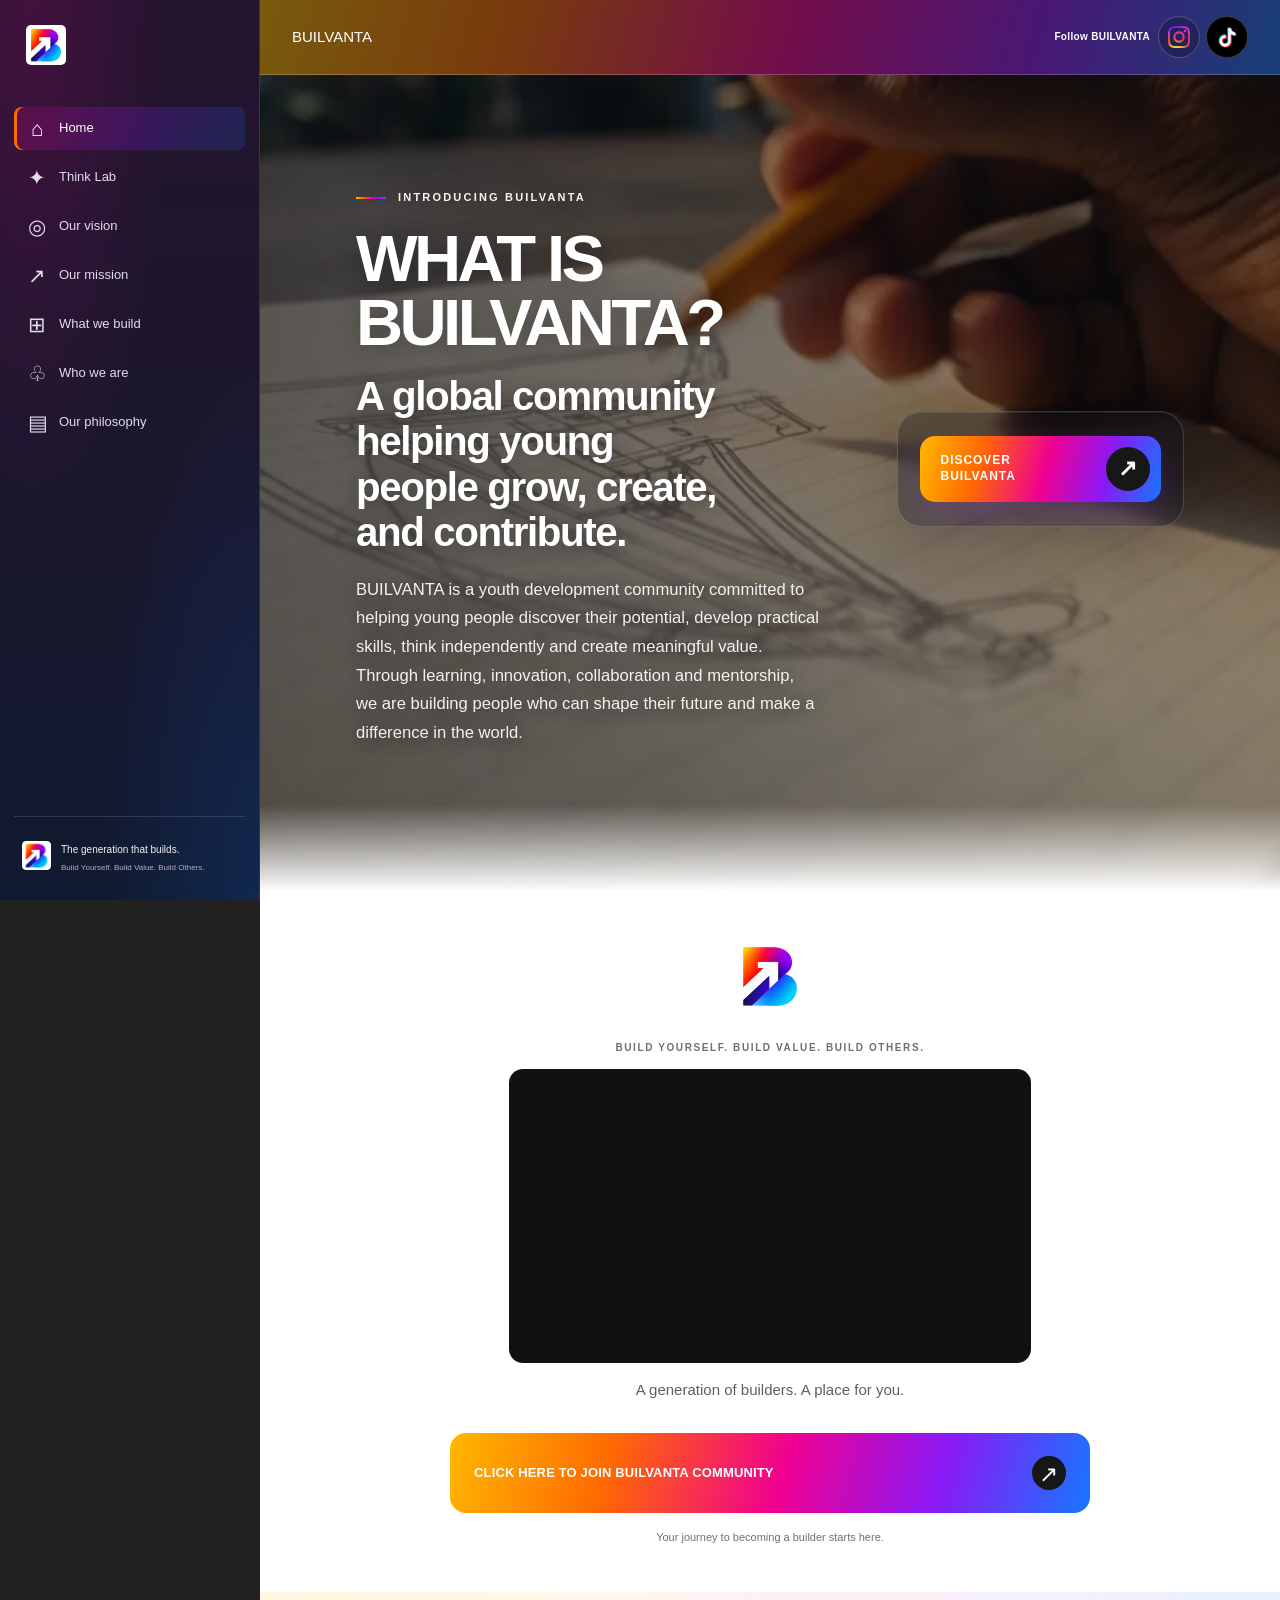
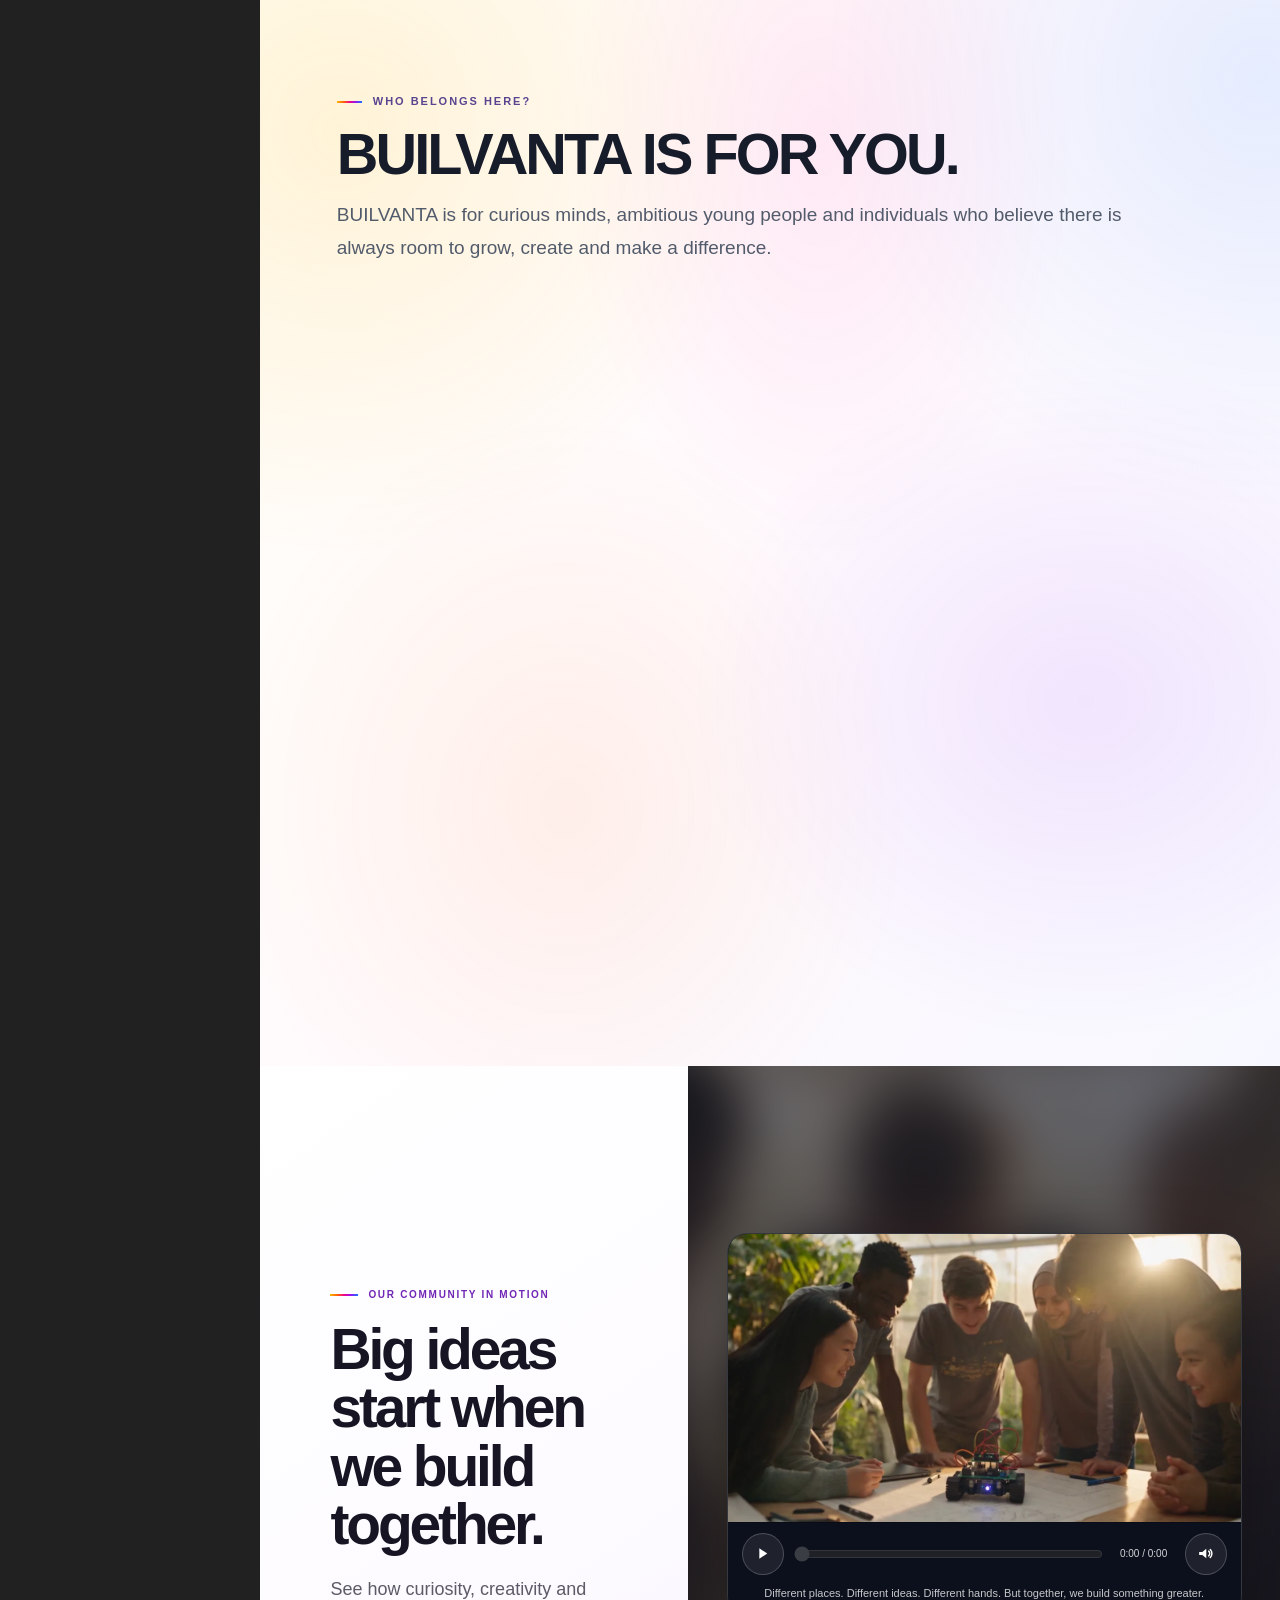
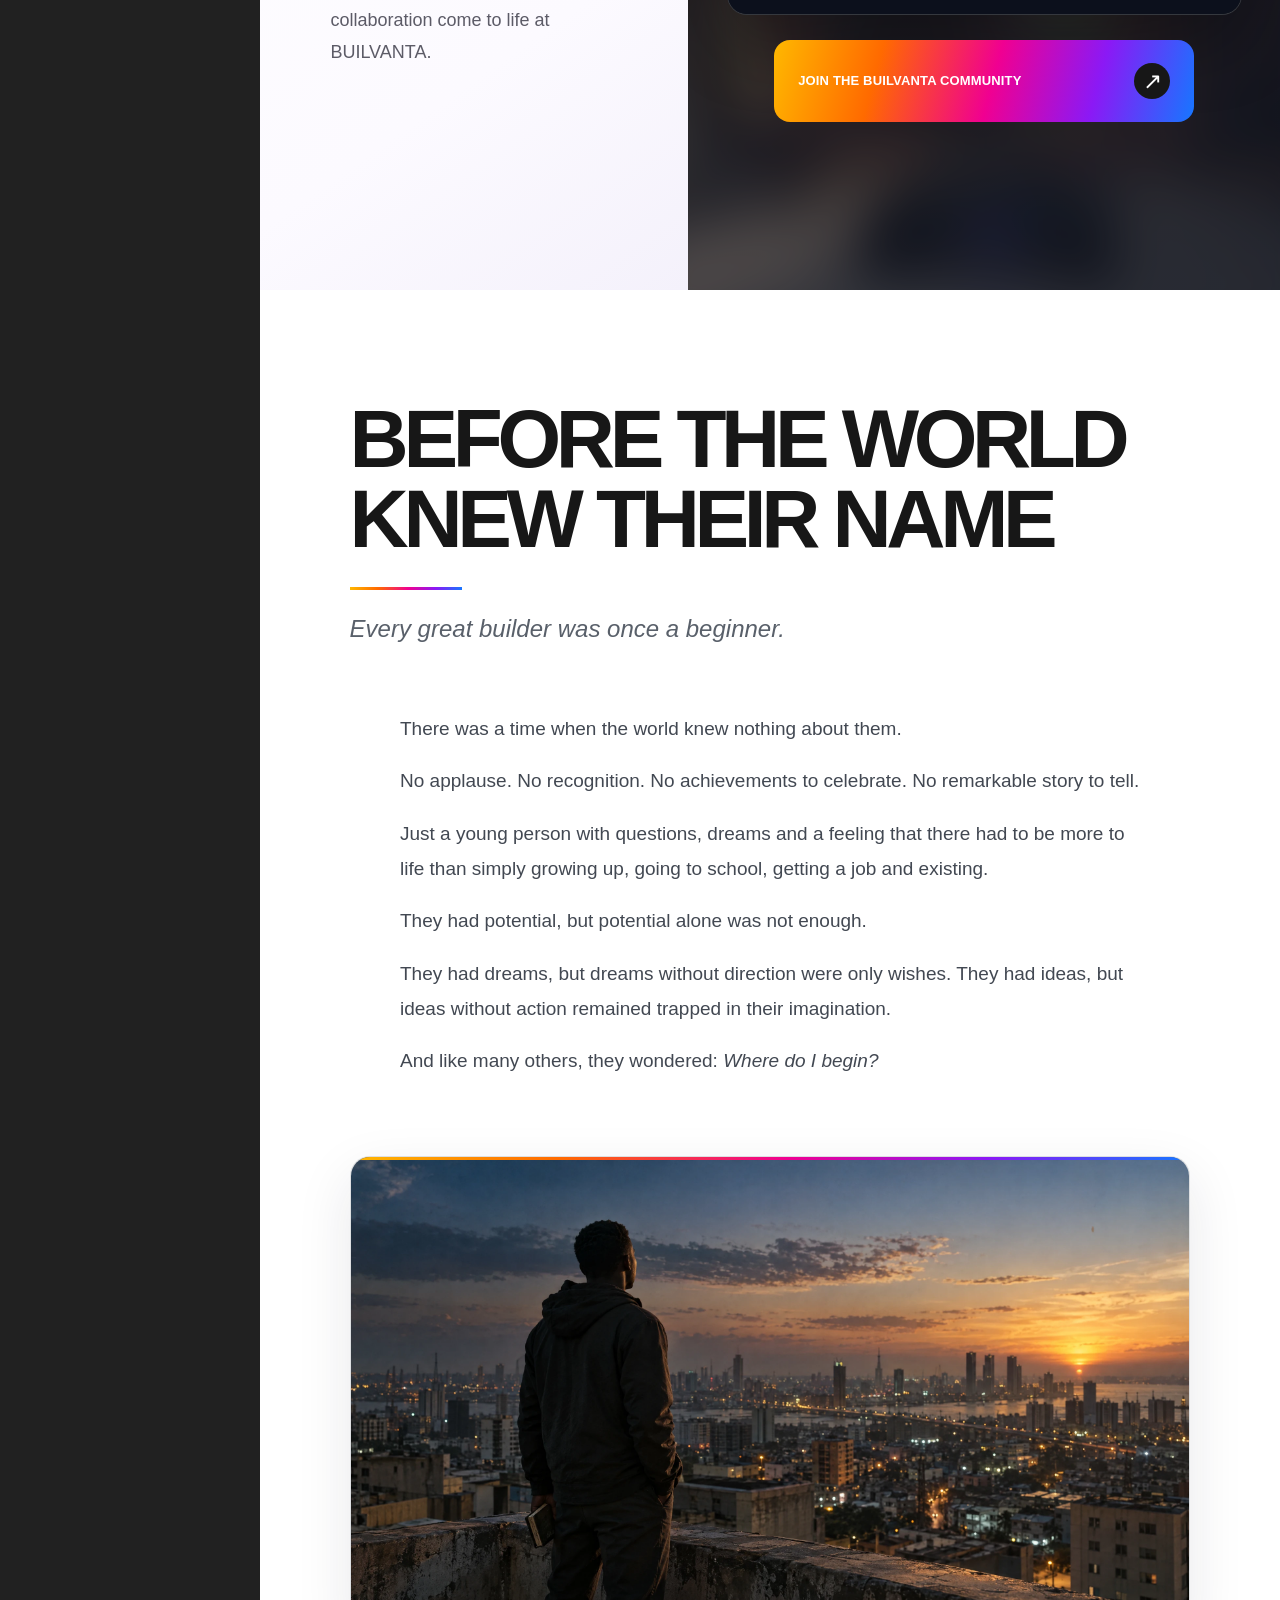
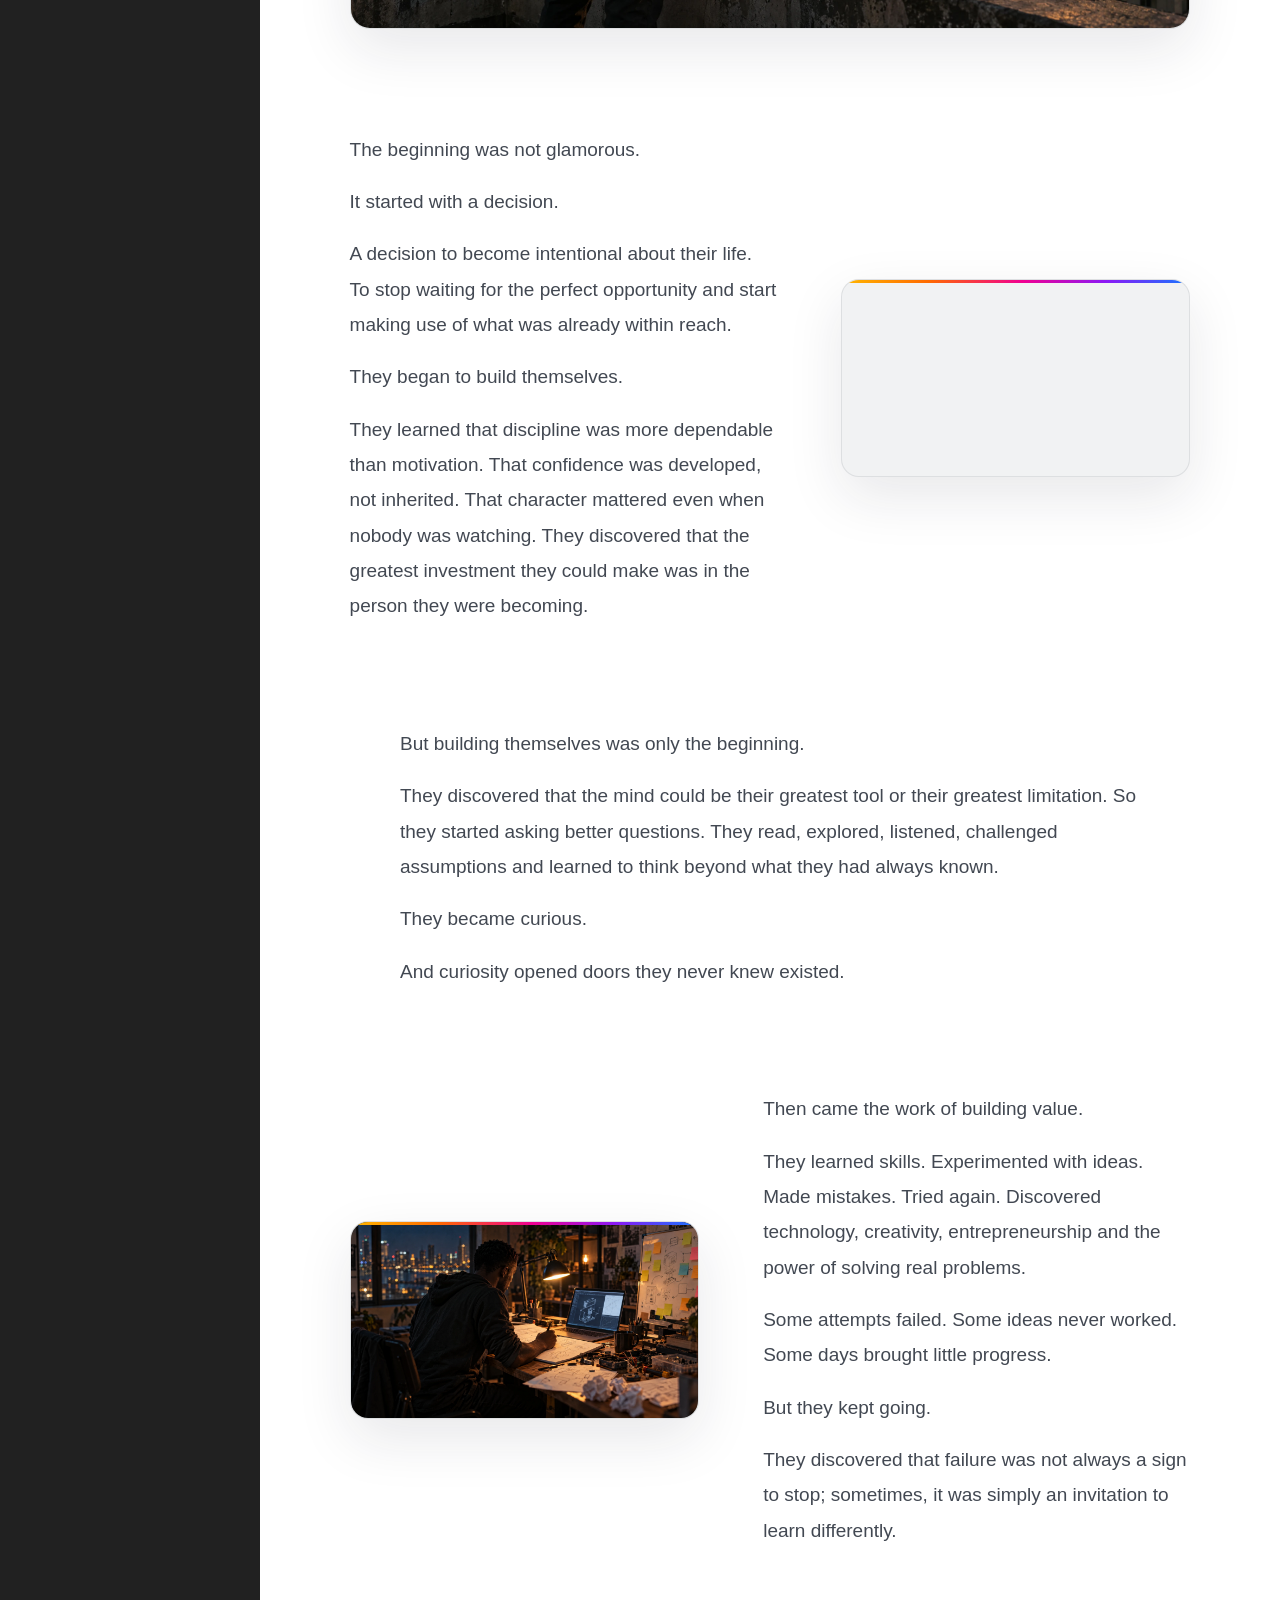
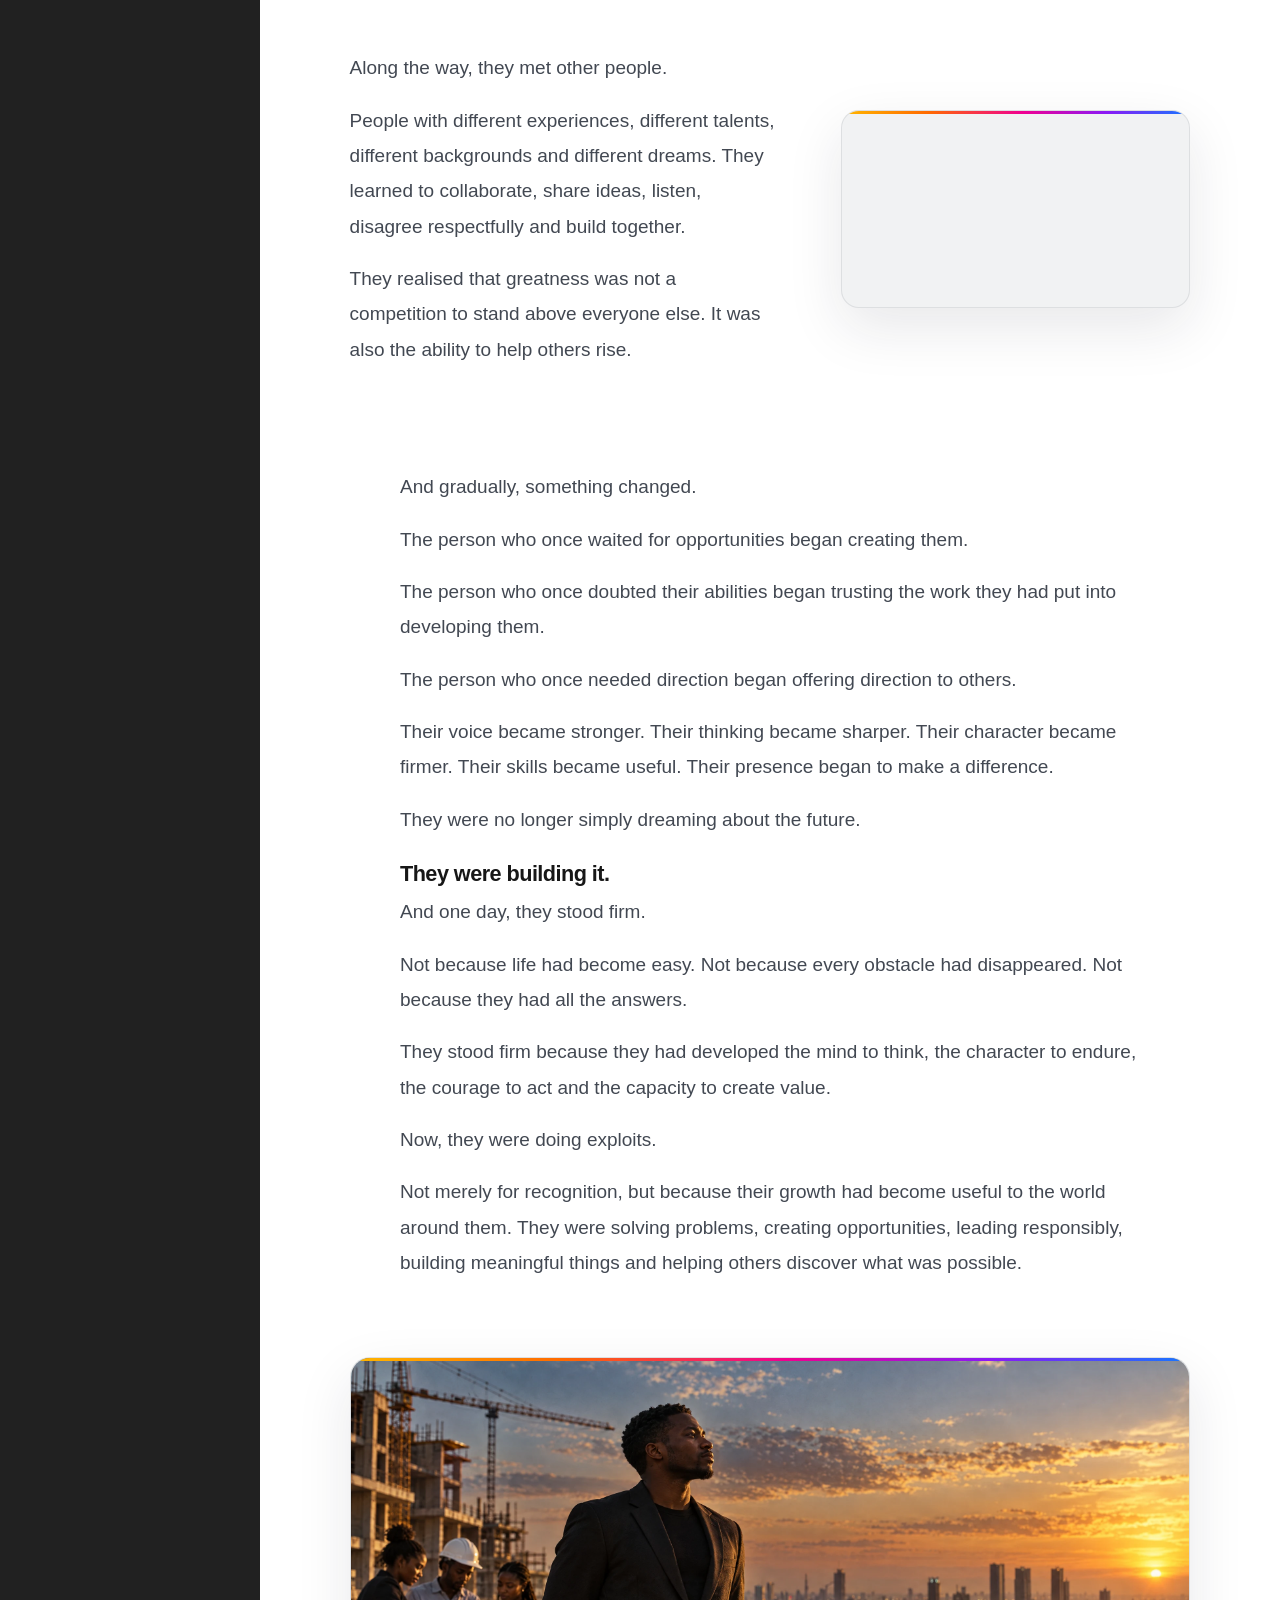
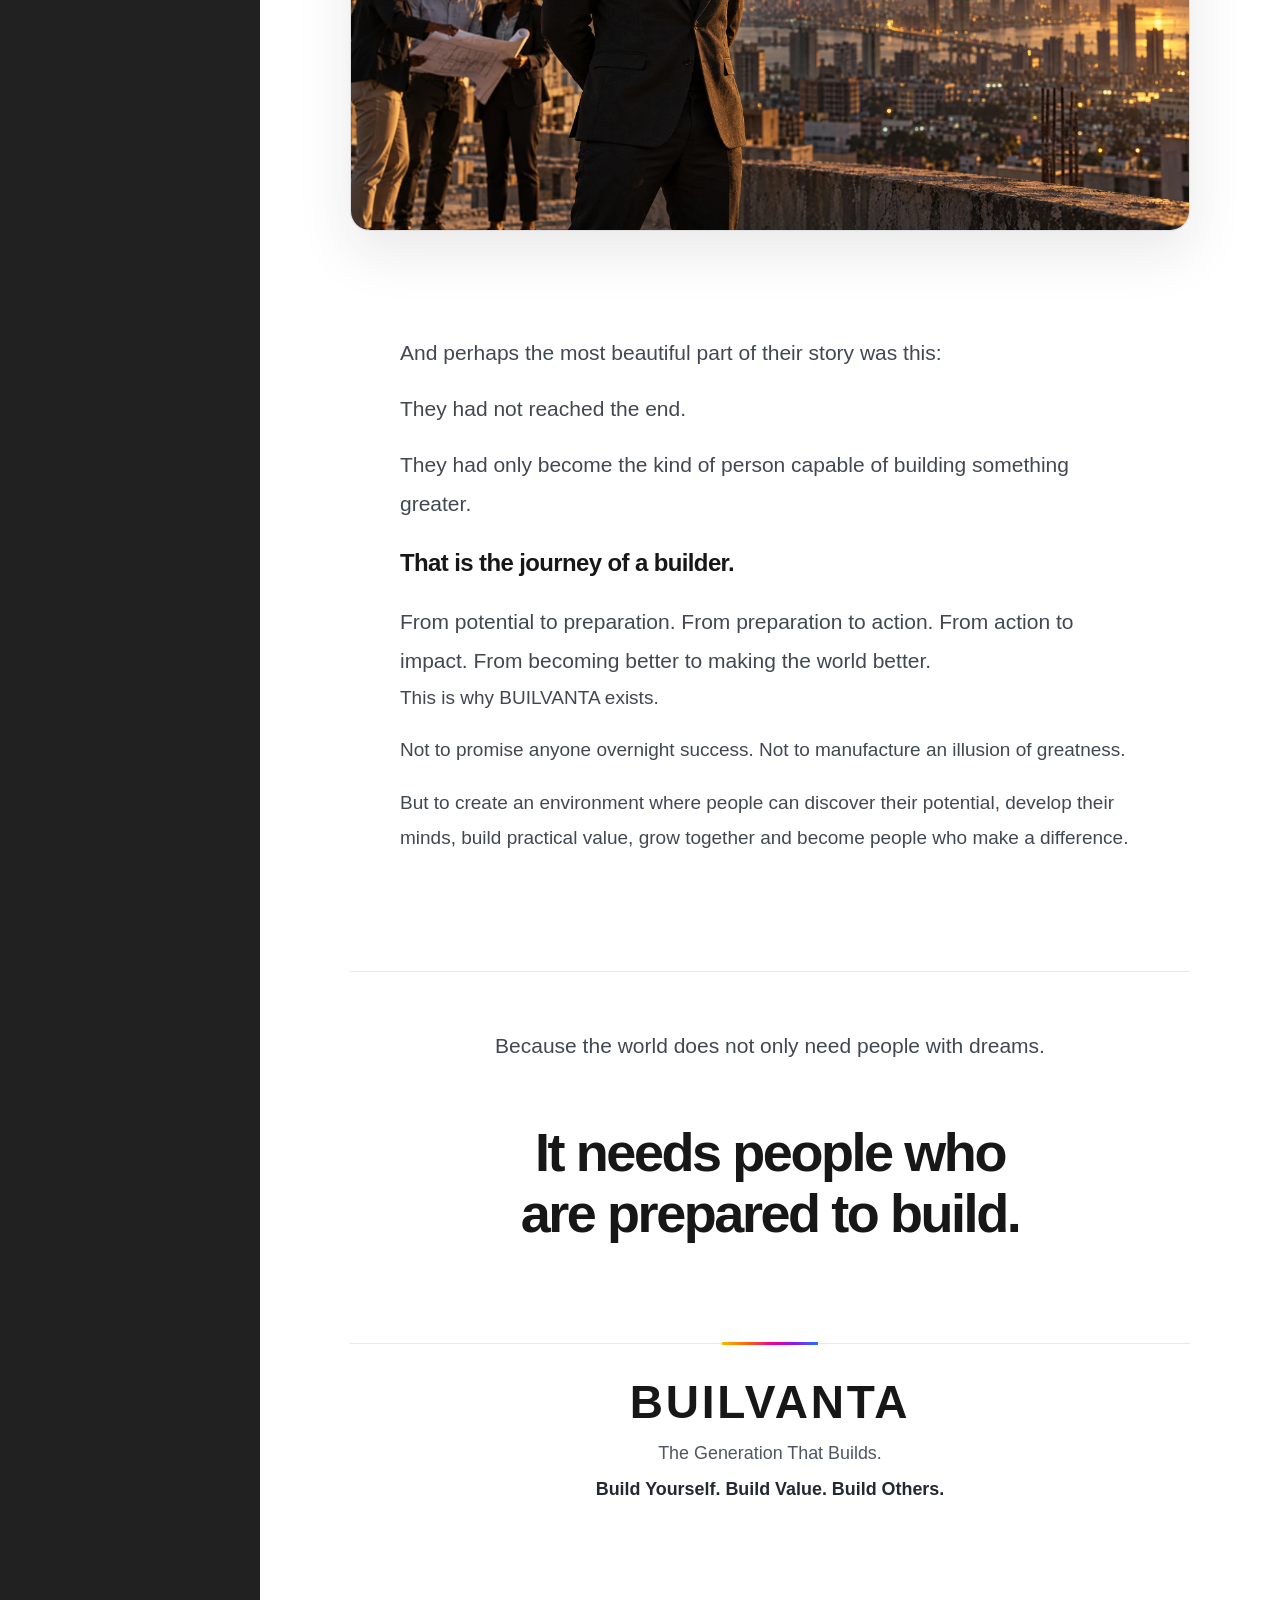
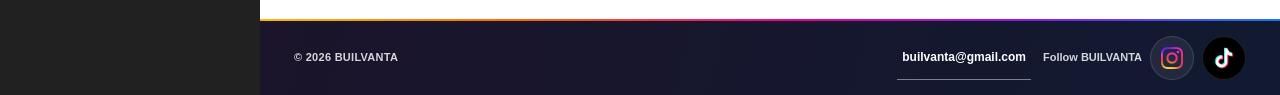
<file: index.html>
<!doctype html>
<html lang="en"><head><meta charset="utf-8"><meta name="viewport" content="width=device-width, initial-scale=1"><meta name="theme-color" content="#24142f"><meta name="description" content="BUILVANTA empowers young people to think independently, develop useful skills, create value, and build a better future."><title>BUILVANTA | The Generation That Builds</title><link rel="icon" href="assets/brand/builvanta-mark.png" type="image/png" sizes="512x512"><link rel="stylesheet" href="styles.css"><link rel="stylesheet" href="home.css"><script src="script.js" defer></script><script src="home-intro.js" defer></script><script src="home-audience.js" defer></script><script src="home-story.js" defer></script><script src="home-audience-video.js" defer></script></head><body class="home-page"><a class="skip" href="#main">Skip to content</a><button class="backdrop" tabindex="-1" aria-label="Close navigation" hidden></button>
<aside class="sidebar" id="sidebar"><div class="sidebar-brand"><a href="index.html" class="brand" aria-label="BUILVANTA home"><img class="brand-image" src="assets/brand/builvanta-mark.png" alt="" width="40" height="40"></a><button class="close-menu icon-button" aria-label="Close navigation">×</button></div><nav aria-label="Main navigation"><a href="index.html" aria-current="page"><span class="nav-icon" aria-hidden="true">⌂</span>Home</a><a href="think-lab.html" ><span class="nav-icon" aria-hidden="true">✦</span>Think Lab</a><a href="vision.html" ><span class="nav-icon" aria-hidden="true">◎</span>Our vision</a><a href="mission.html" ><span class="nav-icon" aria-hidden="true">↗</span>Our mission</a><a href="what-we-build.html" ><span class="nav-icon" aria-hidden="true">⊞</span>What we build</a><a href="who-we-are.html" ><span class="nav-icon" aria-hidden="true">♧</span>Who we are</a><a href="philosophy.html" ><span class="nav-icon" aria-hidden="true">▤</span>Our philosophy</a></nav><div class="sidebar-bottom"><span class="little-mark" aria-hidden="true"><img src="assets/brand/builvanta-mark.png" alt="" width="29" height="29"></span><div><strong>The generation that builds.</strong><p>Build Yourself. Build Value. Build Others.</p></div></div></aside>
<div class="workspace"><header class="topbar"><button class="open-menu icon-button" aria-label="Open navigation" aria-expanded="false" aria-controls="sidebar">☰</button><span>BUILVANTA</span><div class="topbar-social" role="group" aria-label="BUILVANTA social profiles"><span class="topbar-social__label">Follow BUILVANTA</span><div class="topbar-social__links"><a class="topbar-social__link topbar-social__link--instagram" href="https://www.instagram.com/builvanta/" target="_blank" rel="noopener noreferrer" aria-label="Visit BUILVANTA on Instagram (opens in a new tab)"><img src="assets/brand/instagram-glyph-gradient.webp" alt="" width="22" height="22"></a><a class="topbar-social__link topbar-social__link--tiktok" href="https://www.tiktok.com/@builvanta" target="_blank" rel="noopener noreferrer" aria-label="Visit BUILVANTA on TikTok (opens in a new tab)"><img src="assets/brand/tiktok-icon-official.png" alt="" width="30" height="30"></a></div></div></header><main id="main" tabindex="-1" class="home-main"><section class="what-is-hero" aria-labelledby="what-is-builvanta-title">
  <video class="what-is-hero__video" autoplay muted loop playsinline preload="metadata" poster="assets/videos/builvanta-intro-poster.webp" tabindex="-1" aria-hidden="true" disablepictureinpicture disableremoteplayback>
    <source src="assets/videos/builvanta-intro-background-mobile.mp4" type="video/mp4" media="(max-width: 700px)">
    <source src="assets/videos/builvanta-intro-background-1080p.mp4" type="video/mp4">
  </video>
  <div class="what-is-hero__content">
    <div class="what-is-hero__copy">
      <p class="what-is-hero__eyebrow">INTRODUCING BUILVANTA</p>
      <h1 id="what-is-builvanta-title">WHAT IS BUILVANTA?</h1>
      <p class="what-is-hero__definition">A global community helping young people grow, create, and contribute.</p>
      <p class="what-is-hero__description">BUILVANTA is a youth development community committed to helping young people discover their potential, develop practical skills, think independently and create meaningful value. Through learning, innovation, collaboration and mentorship, we are building people who can shape their future and make a difference in the world.</p>
    </div>
    <div class="what-is-hero__action">
      <a class="what-is-hero__cta" href="mission.html"><span>DISCOVER BUILVANTA</span><span class="what-is-hero__arrow" aria-hidden="true">↗</span></a>
    </div>
  </div>
</section>
<div class="welcome-panel"><div class="welcome"><img class="welcome-logo" src="assets/brand/builvanta-mark.png" alt="BUILVANTA" width="72" height="72"><p class="eyebrow">BUILD YOURSELF. BUILD VALUE. BUILD OTHERS.</p><h2 class="home-hero-heading-visually-hidden">Your Dreams Deserve Action. Start Building Your Future Today.</h2><div class="welcome-video-frame" aria-hidden="true"><video class="welcome-video" autoplay muted loop playsinline preload="auto" tabindex="-1" disablepictureinpicture disableremoteplayback><source src="assets/videos/builvanta-home-hero.mp4" type="video/mp4"></video></div><p class="intro">A generation of builders. A place for you.</p><a class="join-button" href="https://tally.so/r/rDDdZR" target="_blank" rel="noopener noreferrer"><span>CLICK HERE TO JOIN<br class="mobile-break"> BUILVANTA COMMUNITY</span><span class="button-arrow" aria-hidden="true">↗</span></a><p class="support">Your journey to becoming a builder starts here.</p></div></div><section class="who-for" id="who-builvanta-is-for" aria-labelledby="who-for-title">
  <div class="who-for__inner">
    <header class="who-for__intro">
      <p class="who-for__eyebrow">WHO BELONGS HERE?</p>
      <h2 id="who-for-title">BUILVANTA IS FOR YOU.</h2>
      <p class="who-for__lead">BUILVANTA is for curious minds, ambitious young people and individuals who believe there is always room to grow, create and make a difference.</p>
    </header>
    <div class="who-for__grid">
      <article class="who-for-card">
        <span class="who-for-card__icon who-for-card__icon--gold" aria-hidden="true"><img src="assets/icons/what-we-build/sprout.svg" alt="" width="28" height="28"></span>
        <h3>Teenagers &amp; Young Adults</h3>
        <p>Primarily ages 15–21, ready to discover their potential, develop themselves and build their future.</p>
      </article>
      <article class="who-for-card">
        <span class="who-for-card__icon who-for-card__icon--pink" aria-hidden="true"><img src="assets/icons/what-we-build/brain.svg" alt="" width="28" height="28"></span>
        <h3>Growth-Minded Individuals</h3>
        <p>Anyone above 21 with a curious mind, a hunger for knowledge and a desire to keep learning and growing.</p>
      </article>
      <article class="who-for-card">
        <span class="who-for-card__icon who-for-card__icon--purple" aria-hidden="true">
          <svg viewBox="0 0 24 24" width="28" height="28" fill="none" stroke="currentColor" stroke-width="1.8" stroke-linecap="round" stroke-linejoin="round" focusable="false"><path d="m2.5 9.5 9.5-5 9.5 5-9.5 5-9.5-5Z"/><path d="M6.5 11.6v4.2c3 2.2 8 2.2 11 0v-4.2"/><path d="M21.5 10v5"/></svg>
        </span>
        <h3>Students</h3>
        <p>Secondary school, college and university students who want to go beyond classroom learning and develop practical knowledge, skills and confidence.</p>
      </article>
      <article class="who-for-card">
        <span class="who-for-card__icon who-for-card__icon--orange" aria-hidden="true"><img src="assets/icons/what-we-build/lightbulb.svg" alt="" width="28" height="28"></span>
        <h3>Young Builders &amp; Creators</h3>
        <p>People who enjoy creating, developing ideas, solving problems, experimenting and turning possibilities into reality.</p>
      </article>
      <article class="who-for-card">
        <span class="who-for-card__icon who-for-card__icon--blue" aria-hidden="true">
          <svg viewBox="0 0 24 24" width="28" height="28" fill="none" stroke="currentColor" stroke-width="1.8" stroke-linecap="round" stroke-linejoin="round" focusable="false"><rect x="6" y="6" width="12" height="12" rx="2"/><path d="M9 9h6v6H9zM9 2v4m6-4v4m-6 12v4m6-4v4M2 9h4m-4 6h4m12-6h4m-4 6h4"/></svg>
        </span>
        <h3>Technology Enthusiasts</h3>
        <p>People interested in technology, artificial intelligence, innovation, digital skills and future opportunities.</p>
      </article>
      <article class="who-for-card">
        <span class="who-for-card__icon who-for-card__icon--rose" aria-hidden="true"><img src="assets/icons/what-we-build/users-round.svg" alt="" width="28" height="28"></span>
        <h3>Future Leaders &amp; Changemakers</h3>
        <p>People who want to lead responsibly, serve others, collaborate, inspire and make a meaningful difference in their communities and the world.</p>
      </article>
    </div>
  </div>
</section>
<section class="home-audience-film" aria-labelledby="home-audience-film-title">
  <div class="home-audience-film__inner">
    <header class="home-audience-film__intro">
      <p class="home-audience-film__eyebrow">OUR COMMUNITY IN MOTION</p>
      <h2 id="home-audience-film-title">Big ideas start when we build together.</h2>
      <p>See how curiosity, creativity and collaboration come to life at BUILVANTA.</p>
    </header>

    <div class="home-audience-film__media">
      <figure class="home-audience-film__frame">
        <video class="home-audience-film__video" playsinline preload="metadata" poster="assets/videos/who-belongs-here-poster.webp" aria-label="BUILVANTA film showing young people creating, collaborating and building together." aria-describedby="home-audience-film-caption" disablepictureinpicture disableremoteplayback>
          <source src="assets/videos/who-belongs-here.mp4" type="video/mp4">
          <p>Your browser does not support HTML video playback.</p>
        </video>
        <div class="home-audience-film__controls" role="group" aria-label="Video playback controls">
          <button class="home-audience-film__control-button" type="button" data-video-toggle aria-label="Play video" title="Play video">
            <svg data-play-icon viewBox="0 0 24 24" aria-hidden="true"><path d="M8 5.5v13l10-6.5z" fill="currentColor"/></svg>
            <svg data-pause-icon viewBox="0 0 24 24" aria-hidden="true" hidden><path d="M7 5h4v14H7zm6 0h4v14h-4z" fill="currentColor"/></svg>
          </button>
          <input class="home-audience-film__seek" type="range" min="0" max="100" step="0.1" value="0" data-video-seek aria-label="Video progress" aria-valuetext="0:00 of 0:17" disabled>
          <output class="home-audience-film__time" data-video-time aria-live="off">0:00 / 0:17</output>
          <button class="home-audience-film__control-button home-audience-film__mute" type="button" data-video-mute aria-label="Mute video audio" aria-pressed="false" title="Mute video audio">
            <svg viewBox="0 0 24 24" aria-hidden="true"><path d="M4 10v4h4l5 4V6l-5 4H4z" fill="currentColor"/><path d="M16 9a4 4 0 0 1 0 6m2-8a7 7 0 0 1 0 10" fill="none" stroke="currentColor" stroke-width="1.8" stroke-linecap="round"/></svg>
          </button>
        </div>
        <figcaption class="home-audience-film__caption" id="home-audience-film-caption">Different places. Different ideas. Different hands. But together, we build something greater.</figcaption>
        <p class="home-audience-film__status" data-video-status aria-live="polite"></p>
      </figure>

      <a class="join-button home-audience-film__cta" href="https://tally.so/r/rDDdZR" target="_blank" rel="noopener noreferrer">
        <span>JOIN THE BUILVANTA COMMUNITY</span>
        <span class="button-arrow" aria-hidden="true">↗</span>
      </a>
    </div>
  </div>
</section>
<section class="home-story" id="before-the-world-knew-their-name" aria-labelledby="home-story-title">
  <div class="home-story__inner">
    <header class="home-story__header" data-story-reveal>
      <h2 id="home-story-title">BEFORE THE WORLD KNEW THEIR NAME</h2>
      <p class="home-story__subtitle"><em>Every great builder was once a beginner.</em></p>
    </header>

    <div class="home-story__prose" data-story-reveal>
      <p>There was a time when the world knew nothing about them.</p>
      <p>No applause. No recognition. No achievements to celebrate. No remarkable story to tell.</p>
      <p>Just a young person with questions, dreams and a feeling that there had to be more to life than simply growing up, going to school, getting a job and existing.</p>
      <p>They had potential, but potential alone was not enough.</p>
      <p>They had dreams, but dreams without direction were only wishes. They had ideas, but ideas without action remained trapped in their imagination.</p>
      <p>And like many others, they wondered: <em>Where do I begin?</em></p>
    </div>

    <figure class="home-story__figure home-story__figure--cinematic" data-story-reveal>
      <img src="assets/images/home-story/01_potential_before_the_world_knew_their_name.webp" alt="A person in dark clothing holds a small rectangular object while looking over a city, waterways, and bridges from a rooftop at sunset." width="2560" height="1440" loading="lazy" decoding="async">
    </figure>

    <div class="home-story__chapter home-story__chapter--image-right" data-story-reveal>
      <div class="home-story__prose">
        <p>The beginning was not glamorous.</p>
        <p>It started with a decision.</p>
        <p>A decision to become intentional about their life. To stop waiting for the perfect opportunity and start making use of what was already within reach.</p>
        <p>They began to build themselves.</p>
        <p>They learned that discipline was more dependable than motivation. That confidence was developed, not inherited. That character mattered even when nobody was watching. They discovered that the greatest investment they could make was in the person they were becoming.</p>
      </div>
      <figure class="home-story__figure">
        <img src="assets/images/home-story/02_the_decision_building_himself.webp" alt="A person writes in an open notebook at a lamp-lit desk beside a window overlooking a city at sunset." width="2560" height="1440" loading="lazy" decoding="async">
      </figure>
    </div>

    <div class="home-story__prose" data-story-reveal>
      <p>But building themselves was only the beginning.</p>
      <p>They discovered that the mind could be their greatest tool or their greatest limitation. So they started asking better questions. They read, explored, listened, challenged assumptions and learned to think beyond what they had always known.</p>
      <p>They became curious.</p>
      <p>And curiosity opened doors they never knew existed.</p>
    </div>

    <div class="home-story__chapter home-story__chapter--image-left" data-story-reveal>
      <div class="home-story__prose">
        <p>Then came the work of building value.</p>
        <p>They learned skills. Experimented with ideas. Made mistakes. Tried again. Discovered technology, creativity, entrepreneurship and the power of solving real problems.</p>
        <p>Some attempts failed. Some ideas never worked. Some days brought little progress.</p>
        <p>But they kept going.</p>
        <p>They discovered that failure was not always a sign to stop; sometimes, it was simply an invitation to learn differently.</p>
      </div>
      <figure class="home-story__figure">
        <img src="assets/images/home-story/03_building_value_work_failure_retry.webp" alt="A person sketches at a cluttered desk with a laptop displaying technical diagrams, a note-covered board, and city lights outside at night." width="2560" height="1440" loading="lazy" decoding="async">
      </figure>
    </div>

    <div class="home-story__chapter home-story__chapter--image-right" data-story-reveal>
      <div class="home-story__prose">
        <p>Along the way, they met other people.</p>
        <p>People with different experiences, different talents, different backgrounds and different dreams. They learned to collaborate, share ideas, listen, disagree respectfully and build together.</p>
        <p>They realised that greatness was not a competition to stand above everyone else. It was also the ability to help others rise.</p>
      </div>
      <figure class="home-story__figure">
        <img src="assets/images/home-story/04_community_building_together.webp" alt="A standing person presents diagrams on a whiteboard to a seated group gathered around a table in a sunlit room; one participant gestures toward the board." width="2560" height="1440" loading="lazy" decoding="async">
      </figure>
    </div>

    <div class="home-story__prose" data-story-reveal>
      <p>And gradually, something changed.</p>
      <p>The person who once waited for opportunities began creating them.</p>
      <p>The person who once doubted their abilities began trusting the work they had put into developing them.</p>
      <p>The person who once needed direction began offering direction to others.</p>
      <p>Their voice became stronger. Their thinking became sharper. Their character became firmer. Their skills became useful. Their presence began to make a difference.</p>
      <p>They were no longer simply dreaming about the future.</p>
      <p class="home-story__emphasis"><strong>They were building it.</strong></p>
    </div>

    <div class="home-story__prose" data-story-reveal>
      <p>And one day, they stood firm.</p>
      <p>Not because life had become easy. Not because every obstacle had disappeared. Not because they had all the answers.</p>
      <p>They stood firm because they had developed the mind to think, the character to endure, the courage to act and the capacity to create value.</p>
      <p>Now, they were doing exploits.</p>
      <p>Not merely for recognition, but because their growth had become useful to the world around them. They were solving problems, creating opportunities, leading responsibly, building meaningful things and helping others discover what was possible.</p>
    </div>

    <figure class="home-story__figure home-story__figure--cinematic home-story__figure--impact" data-story-reveal>
      <img src="assets/images/home-story/05_standing_firm_impact.webp" alt="A suited man stands at a construction site looking toward a sunset over the city, while three people nearby review a large plan beside an unfinished building and cranes." width="2560" height="1440" loading="lazy" decoding="async">
    </figure>

    <div class="home-story__prose home-story__prose--reflective" data-story-reveal>
      <p>And perhaps the most beautiful part of their story was this:</p>
      <p>They had not reached the end.</p>
      <p>They had only become the kind of person capable of building something greater.</p>
      <p class="home-story__emphasis"><strong>That is the journey of a builder.</strong></p>
      <p>From potential to preparation. From preparation to action. From action to impact. From becoming better to making the world better.</p>
    </div>

    <div class="home-story__prose" data-story-reveal>
      <p>This is why BUILVANTA exists.</p>
      <p>Not to promise anyone overnight success. Not to manufacture an illusion of greatness.</p>
      <p>But to create an environment where people can discover their potential, develop their minds, build practical value, grow together and become people who make a difference.</p>
    </div>

    <div class="home-story__ending" data-story-reveal>
      <p>Because the world does not only need people with dreams.</p>
      <p class="home-story__final-line"><strong>It needs people who are prepared to build.</strong></p>
    </div>

    <div class="home-story__signature" data-story-reveal>
      <h3>BUILVANTA</h3>
      <p>The Generation That Builds.</p>
      <p><strong>Build Yourself. Build Value. Build Others.</strong></p>
    </div>
  </div>
</section>
</main><footer class="site-footer"><span class="site-footer__brandline">© <span id="year">2026</span> BUILVANTA</span><address class="site-footer__links"><a class="site-footer__email" href="mailto:builvanta@gmail.com">builvanta@gmail.com</a><div class="site-footer__social" role="group" aria-label="BUILVANTA social profiles"><span class="site-footer__follow">Follow BUILVANTA</span><a class="site-footer__social-link site-footer__instagram" href="https://www.instagram.com/builvanta/" target="_blank" rel="noopener noreferrer" aria-label="Visit BUILVANTA on Instagram (opens in a new tab)"><img src="assets/brand/instagram-glyph-gradient.webp" alt="" width="20" height="20"></a><a class="site-footer__social-link site-footer__tiktok" href="https://www.tiktok.com/@builvanta" target="_blank" rel="noopener noreferrer" aria-label="Visit BUILVANTA on TikTok (opens in a new tab)"><img src="assets/brand/tiktok-icon-official.png" alt="" width="30" height="30"></a></div></address></footer></div></body></html>
</file>
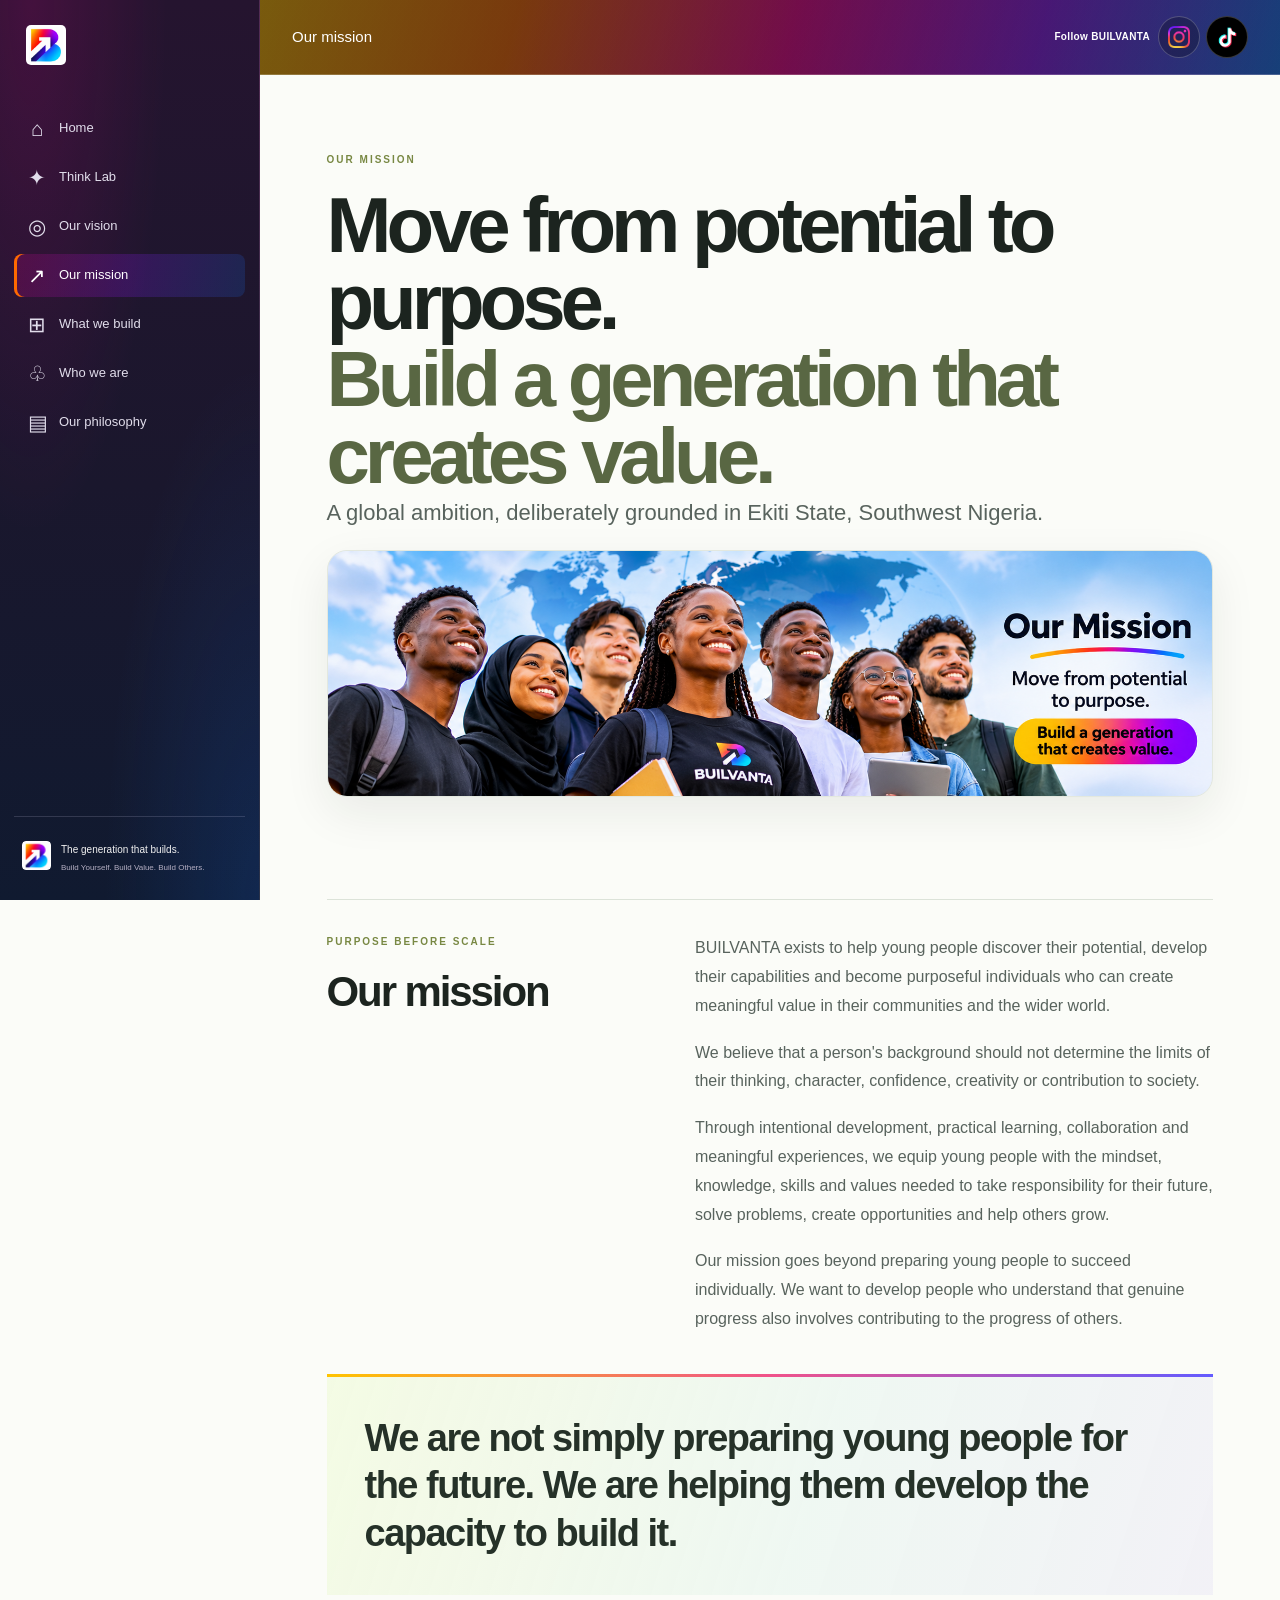
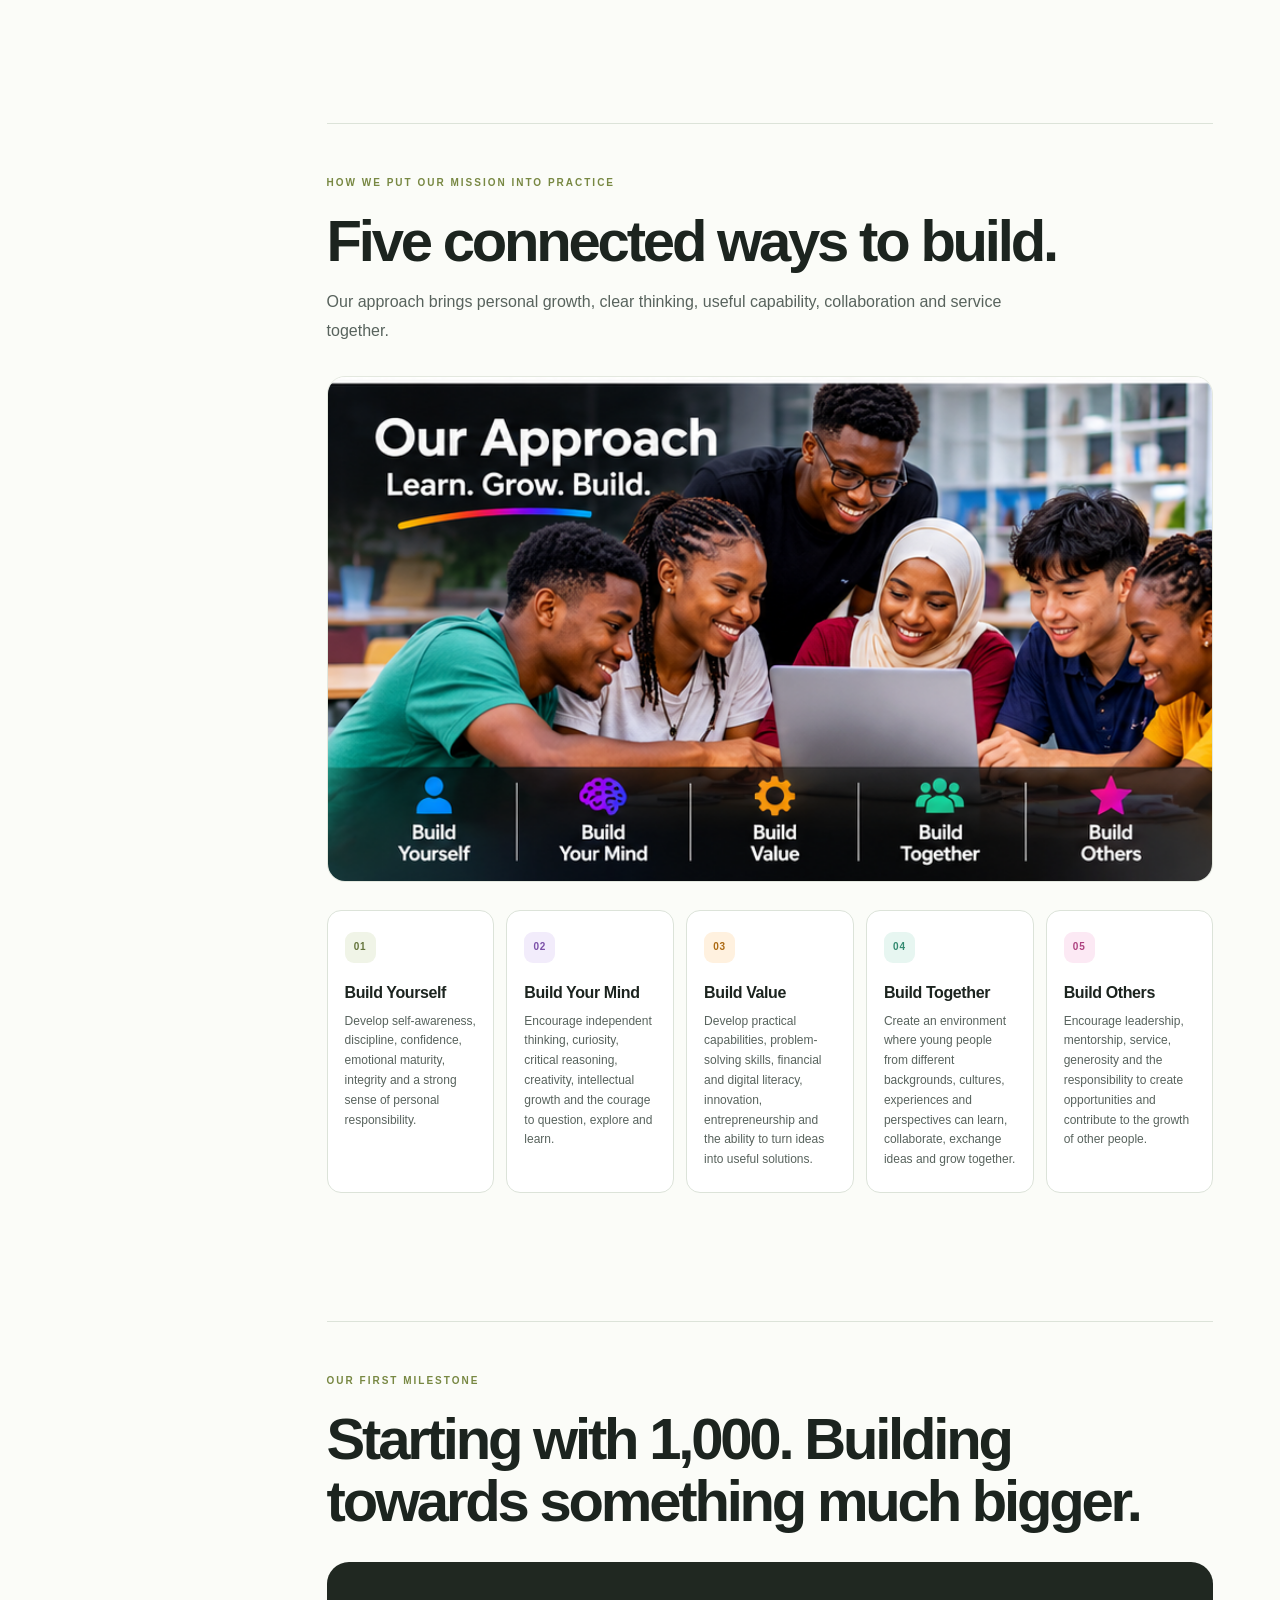
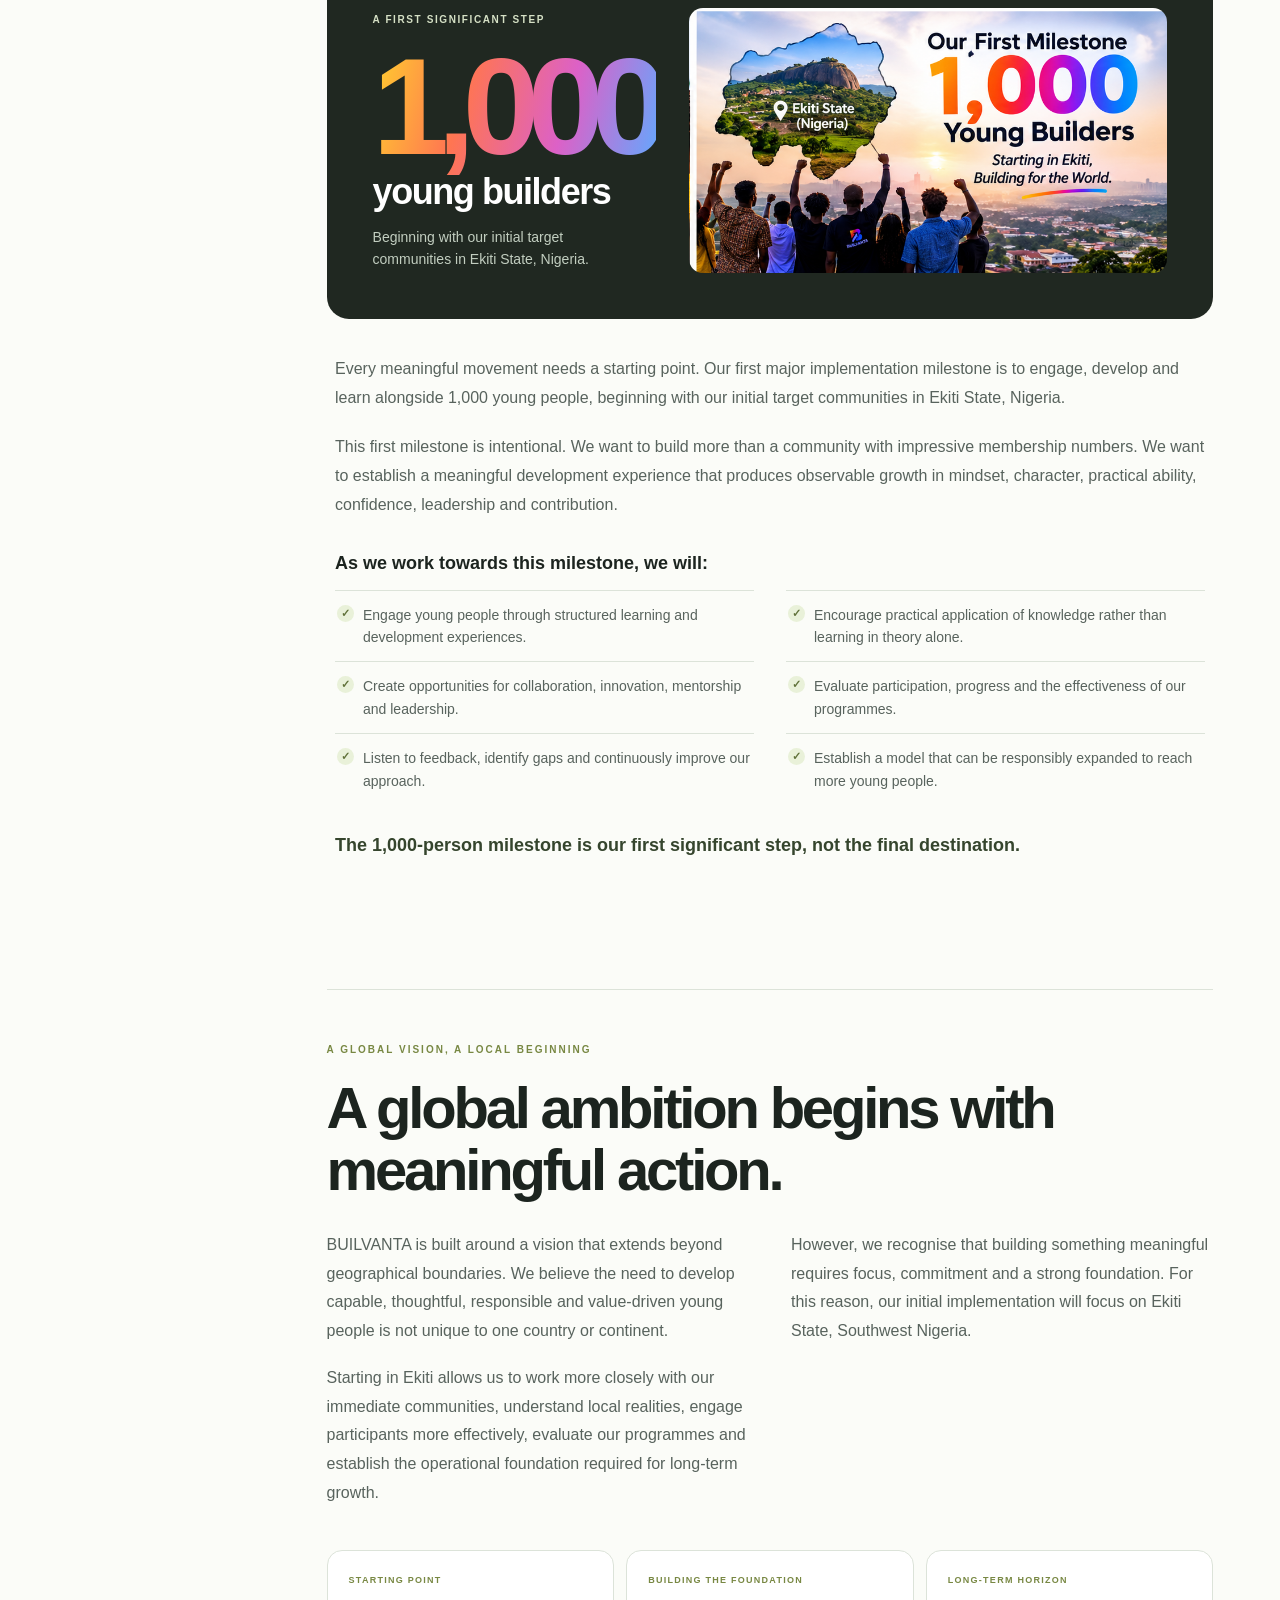
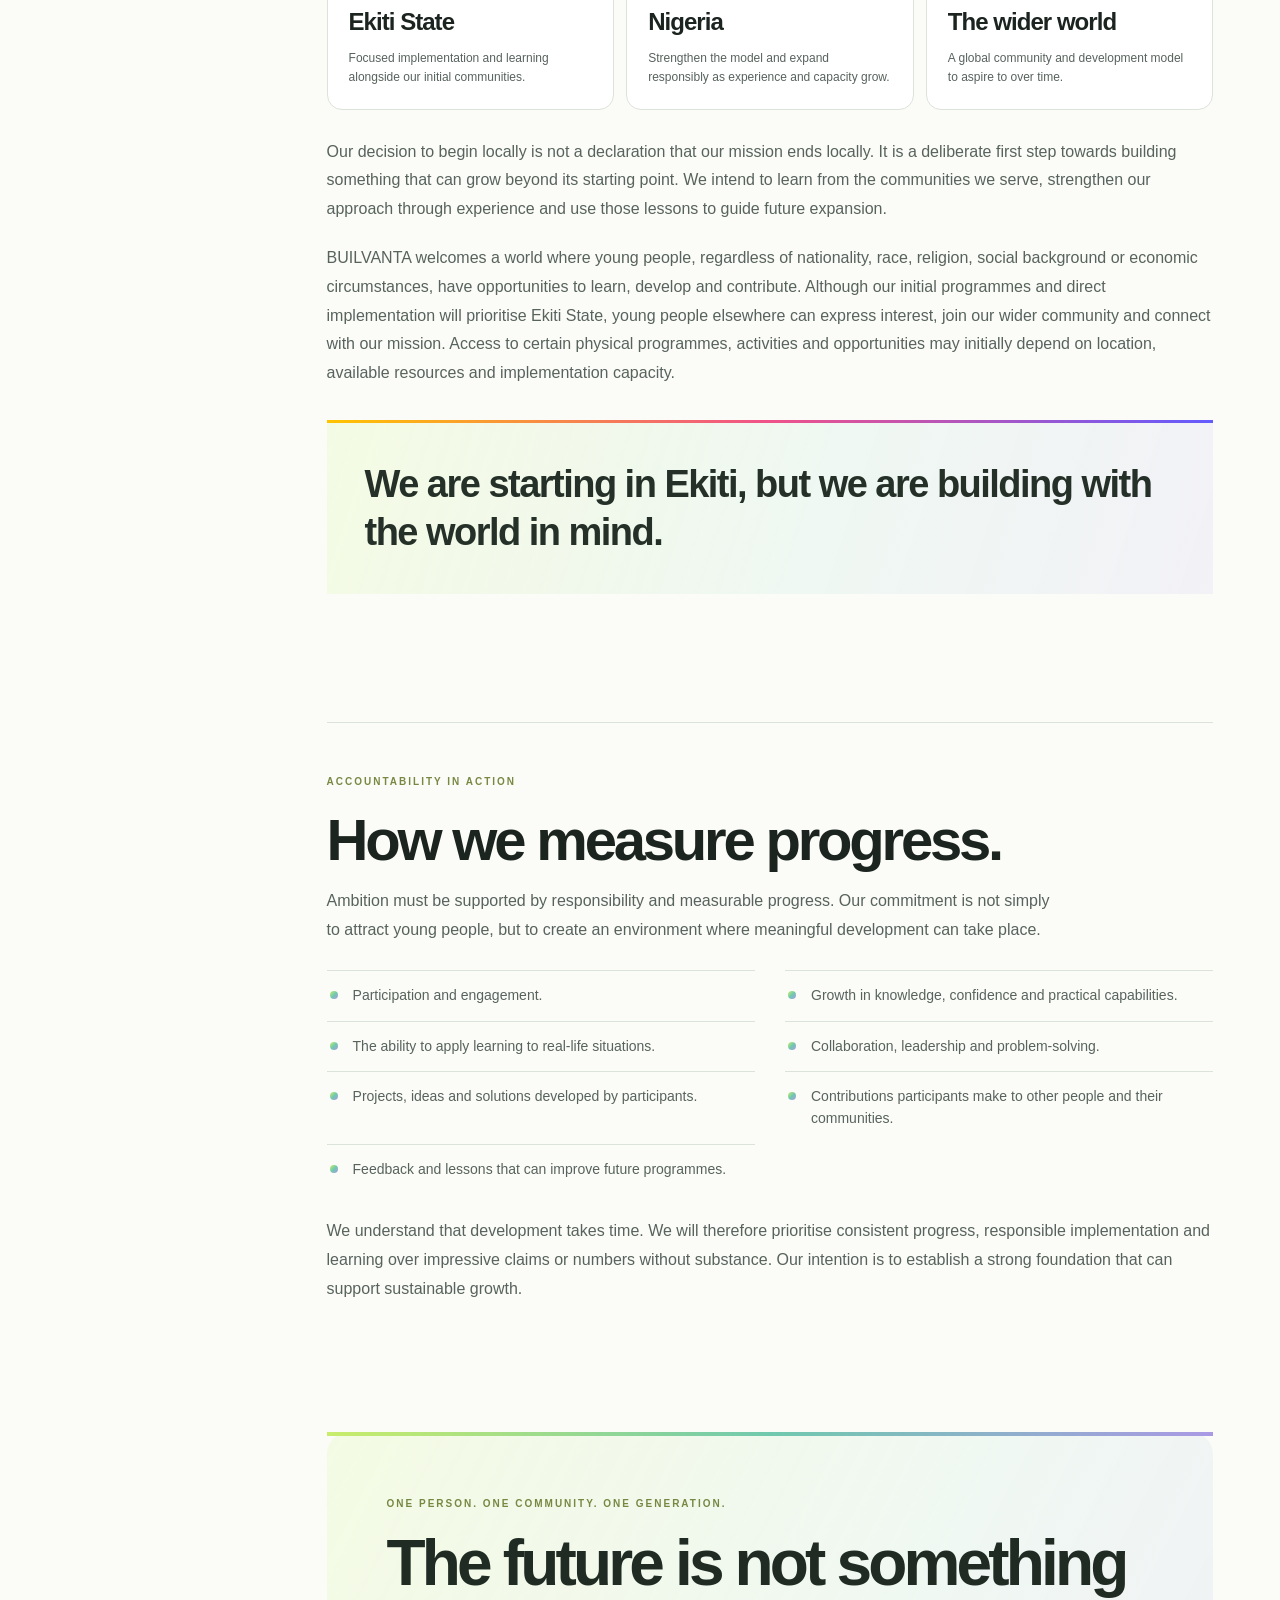
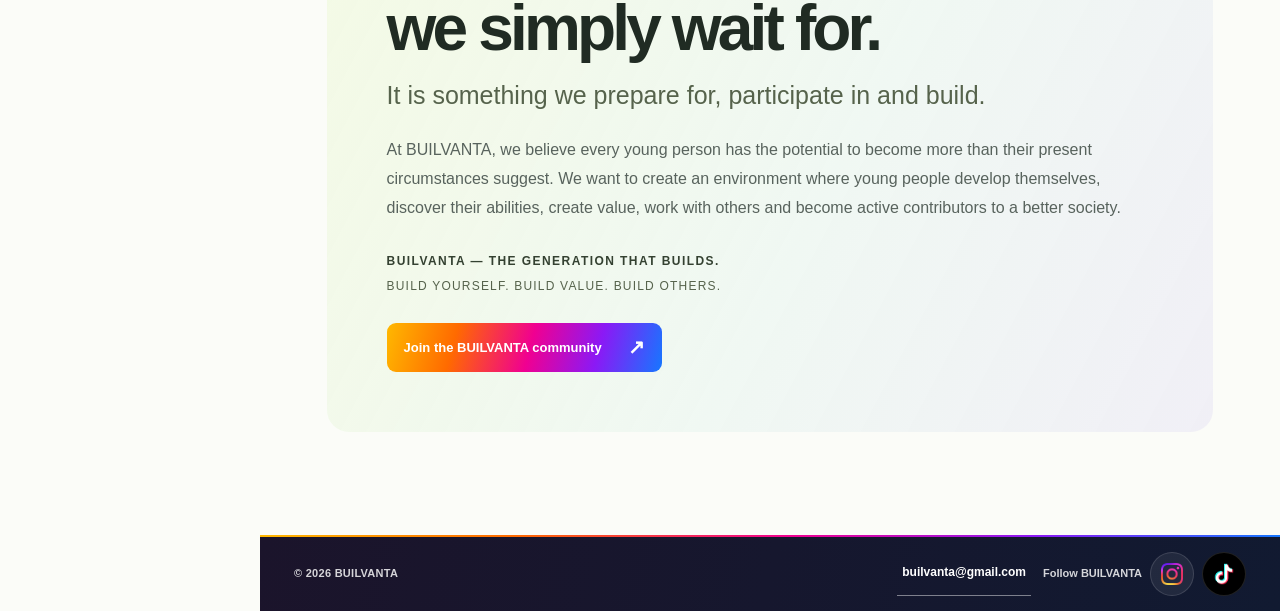
<file: mission.html>
<!doctype html>
<html lang="en"><head><meta charset="utf-8"><meta name="viewport" content="width=device-width, initial-scale=1"><meta name="theme-color" content="#24142f"><meta name="description" content="BUILVANTA develops young people to create value and help build a better future, beginning in Ekiti State with a global ambition."><title>BUILVANTA | Our mission</title><link rel="icon" href="assets/brand/builvanta-mark.png" type="image/png" sizes="512x512"><link rel="stylesheet" href="styles.css"><link rel="stylesheet" href="mission.css"><script src="script.js" defer></script></head><body class="content-page mission-page"><a class="skip" href="#main">Skip to content</a><button class="backdrop" tabindex="-1" aria-label="Close navigation" hidden></button>
<aside class="sidebar" id="sidebar"><div class="sidebar-brand"><a href="index.html" class="brand" aria-label="BUILVANTA home"><img class="brand-image" src="assets/brand/builvanta-mark.png" alt="" width="40" height="40"></a><button class="close-menu icon-button" aria-label="Close navigation">×</button></div><nav aria-label="Main navigation"><a href="index.html" ><span class="nav-icon" aria-hidden="true">⌂</span>Home</a><a href="think-lab.html" ><span class="nav-icon" aria-hidden="true">✦</span>Think Lab</a><a href="vision.html" ><span class="nav-icon" aria-hidden="true">◎</span>Our vision</a><a href="mission.html" aria-current="page"><span class="nav-icon" aria-hidden="true">↗</span>Our mission</a><a href="what-we-build.html" ><span class="nav-icon" aria-hidden="true">⊞</span>What we build</a><a href="who-we-are.html" ><span class="nav-icon" aria-hidden="true">♧</span>Who we are</a><a href="philosophy.html" ><span class="nav-icon" aria-hidden="true">▤</span>Our philosophy</a></nav><div class="sidebar-bottom"><span class="little-mark" aria-hidden="true"><img src="assets/brand/builvanta-mark.png" alt="" width="29" height="29"></span><div><strong>The generation that builds.</strong><p>Build Yourself. Build Value. Build Others.</p></div></div></aside>
<div class="workspace"><header class="topbar"><button class="open-menu icon-button" aria-label="Open navigation" aria-expanded="false" aria-controls="sidebar">☰</button><span>Our mission</span><div class="topbar-social" role="group" aria-label="BUILVANTA social profiles"><span class="topbar-social__label">Follow BUILVANTA</span><div class="topbar-social__links"><a class="topbar-social__link topbar-social__link--instagram" href="https://www.instagram.com/builvanta/" target="_blank" rel="noopener noreferrer" aria-label="Visit BUILVANTA on Instagram (opens in a new tab)"><img src="assets/brand/instagram-glyph-gradient.webp" alt="" width="22" height="22"></a><a class="topbar-social__link topbar-social__link--tiktok" href="https://www.tiktok.com/@builvanta" target="_blank" rel="noopener noreferrer" aria-label="Visit BUILVANTA on TikTok (opens in a new tab)"><img src="assets/brand/tiktok-icon-official.png" alt="" width="30" height="30"></a></div></div></header><main id="main" tabindex="-1" class="article-main"><article><div class="article-copy">
<section class="mission-hero" aria-labelledby="mission-heading">
  <p class="mission-overline">Our mission</p>
  <h1 id="mission-heading">Move from potential to purpose.<span>Build a generation that creates value.</span></h1>
  <p class="mission-hero__intro">A global ambition, deliberately grounded in Ekiti State, Southwest Nigeria.</p>
  <figure class="mission-hero__art">
    <img src="assets/images/mission/mission-hero.webp" alt="A diverse group of young people stand together beneath a world map. The banner reads: Our Mission — Move from potential to purpose. Build a generation that creates value." width="1672" height="463" fetchpriority="high" decoding="async">
  </figure>
</section>
<section class="mission-statement" aria-labelledby="mission-statement-heading">
  <div class="mission-statement__heading"><p class="mission-overline">Purpose before scale</p><h2 id="mission-statement-heading">Our mission</h2></div>
  <div class="mission-statement__copy">
    <p>BUILVANTA exists to help young people discover their potential, develop their capabilities and become purposeful individuals who can create meaningful value in their communities and the wider world.</p>
    <p>We believe that a person's background should not determine the limits of their thinking, character, confidence, creativity or contribution to society.</p>
    <p>Through intentional development, practical learning, collaboration and meaningful experiences, we equip young people with the mindset, knowledge, skills and values needed to take responsibility for their future, solve problems, create opportunities and help others grow.</p>
    <p>Our mission goes beyond preparing young people to succeed individually. We want to develop people who understand that genuine progress also involves contributing to the progress of others.</p>
  </div>
  <blockquote class="mission-promise"><p>We are not simply preparing young people for the future. We are helping them develop the capacity to build it.</p></blockquote>
</section>
<section class="mission-approach" aria-labelledby="mission-approach-heading">
  <div class="mission-section-heading"><p class="mission-overline">How we put our mission into practice</p><h2 id="mission-approach-heading">Five connected ways to build.</h2><p>Our approach brings personal growth, clear thinking, useful capability, collaboration and service together.</p></div>
  <figure class="mission-approach__art"><img src="assets/images/mission/mission-approach.webp" alt="A diverse group of young people collaborate around a laptop. Five colored icons label BUILVANTA's approach: Build Yourself, Build Your Mind, Build Value, Build Together and Build Others." width="820" height="467" loading="lazy" decoding="async"></figure>
  <div class="mission-pillars">
    <article class="mission-pillar"><span class="mission-pillar__number">01</span><h3>Build Yourself</h3><p>Develop self-awareness, discipline, confidence, emotional maturity, integrity and a strong sense of personal responsibility.</p></article>
    <article class="mission-pillar"><span class="mission-pillar__number">02</span><h3>Build Your Mind</h3><p>Encourage independent thinking, curiosity, critical reasoning, creativity, intellectual growth and the courage to question, explore and learn.</p></article>
    <article class="mission-pillar"><span class="mission-pillar__number">03</span><h3>Build Value</h3><p>Develop practical capabilities, problem-solving skills, financial and digital literacy, innovation, entrepreneurship and the ability to turn ideas into useful solutions.</p></article>
    <article class="mission-pillar"><span class="mission-pillar__number">04</span><h3>Build Together</h3><p>Create an environment where young people from different backgrounds, cultures, experiences and perspectives can learn, collaborate, exchange ideas and grow together.</p></article>
    <article class="mission-pillar"><span class="mission-pillar__number">05</span><h3>Build Others</h3><p>Encourage leadership, mentorship, service, generosity and the responsibility to create opportunities and contribute to the growth of other people.</p></article>
  </div>
</section>
<section class="mission-milestone" aria-labelledby="mission-milestone-heading">
  <div class="mission-section-heading"><p class="mission-overline">Our first milestone</p><h2 id="mission-milestone-heading">Starting with 1,000. Building towards something much bigger.</h2></div>
  <div class="mission-milestone__feature">
    <div class="mission-milestone__stat"><span class="mission-milestone__label">A first significant step</span><strong>1,000</strong><span class="mission-milestone__young">young builders</span><p>Beginning with our initial target communities in Ekiti State, Nigeria.</p></div>
    <figure class="mission-milestone__art"><img src="assets/images/mission/mission-milestone.webp" alt="BUILVANTA's first milestone: 1,000 Young Builders, starting in Ekiti, Nigeria, and building for the world. The illustration maps Ekiti State and shows young people looking towards a wider horizon." width="842" height="467" loading="lazy" decoding="async"></figure>
  </div>
  <div class="mission-milestone__copy">
    <p>Every meaningful movement needs a starting point. Our first major implementation milestone is to engage, develop and learn alongside 1,000 young people, beginning with our initial target communities in Ekiti State, Nigeria.</p>
    <p>This first milestone is intentional. We want to build more than a community with impressive membership numbers. We want to establish a meaningful development experience that produces observable growth in mindset, character, practical ability, confidence, leadership and contribution.</p>
    <h3>As we work towards this milestone, we will:</h3>
    <ul class="mission-checklist">
      <li>Engage young people through structured learning and development experiences.</li>
      <li>Encourage practical application of knowledge rather than learning in theory alone.</li>
      <li>Create opportunities for collaboration, innovation, mentorship and leadership.</li>
      <li>Evaluate participation, progress and the effectiveness of our programmes.</li>
      <li>Listen to feedback, identify gaps and continuously improve our approach.</li>
      <li>Establish a model that can be responsibly expanded to reach more young people.</li>
    </ul>
    <p class="mission-milestone__closing">The 1,000-person milestone is our first significant step, not the final destination.</p>
  </div>
</section>
<section class="mission-geography" aria-labelledby="mission-geography-heading">
  <div class="mission-section-heading"><p class="mission-overline">A global vision, a local beginning</p><h2 id="mission-geography-heading">A global ambition begins with meaningful action.</h2></div>
  <div class="mission-geography__body">
    <p>BUILVANTA is built around a vision that extends beyond geographical boundaries. We believe the need to develop capable, thoughtful, responsible and value-driven young people is not unique to one country or continent.</p>
    <p>However, we recognise that building something meaningful requires focus, commitment and a strong foundation. For this reason, our initial implementation will focus on Ekiti State, Southwest Nigeria.</p>
    <p>Starting in Ekiti allows us to work more closely with our immediate communities, understand local realities, engage participants more effectively, evaluate our programmes and establish the operational foundation required for long-term growth.</p>
  </div>
  <ol class="mission-reach" aria-label="BUILVANTA's staged ambition">
    <li><span class="mission-reach__step">Starting point</span><strong>Ekiti State</strong><span>Focused implementation and learning alongside our initial communities.</span></li>
    <li><span class="mission-reach__step">Building the foundation</span><strong>Nigeria</strong><span>Strengthen the model and expand responsibly as experience and capacity grow.</span></li>
    <li><span class="mission-reach__step">Long-term horizon</span><strong>The wider world</strong><span>A global community and development model to aspire to over time.</span></li>
  </ol>
  <p>Our decision to begin locally is not a declaration that our mission ends locally. It is a deliberate first step towards building something that can grow beyond its starting point. We intend to learn from the communities we serve, strengthen our approach through experience and use those lessons to guide future expansion.</p>
  <p>BUILVANTA welcomes a world where young people, regardless of nationality, race, religion, social background or economic circumstances, have opportunities to learn, develop and contribute. Although our initial programmes and direct implementation will prioritise Ekiti State, young people elsewhere can express interest, join our wider community and connect with our mission. Access to certain physical programmes, activities and opportunities may initially depend on location, available resources and implementation capacity.</p>
  <blockquote class="mission-promise mission-promise--global"><p>We are starting in Ekiti, but we are building with the world in mind.</p></blockquote>
</section>
<section class="mission-measure" aria-labelledby="mission-measure-heading">
  <div class="mission-section-heading"><p class="mission-overline">Accountability in action</p><h2 id="mission-measure-heading">How we measure progress.</h2><p>Ambition must be supported by responsibility and measurable progress. Our commitment is not simply to attract young people, but to create an environment where meaningful development can take place.</p></div>
  <ul class="mission-measures">
    <li>Participation and engagement.</li>
    <li>Growth in knowledge, confidence and practical capabilities.</li>
    <li>The ability to apply learning to real-life situations.</li>
    <li>Collaboration, leadership and problem-solving.</li>
    <li>Projects, ideas and solutions developed by participants.</li>
    <li>Contributions participants make to other people and their communities.</li>
    <li>Feedback and lessons that can improve future programmes.</li>
  </ul>
  <p>We understand that development takes time. We will therefore prioritise consistent progress, responsible implementation and learning over impressive claims or numbers without substance. Our intention is to establish a strong foundation that can support sustainable growth.</p>
</section>
<section class="mission-closing" aria-labelledby="mission-closing-heading">
  <p class="mission-overline">One person. One community. One generation.</p>
  <h2 id="mission-closing-heading">The future is not something we simply wait for.</h2>
  <p class="mission-closing__lead">It is something we prepare for, participate in and build.</p>
  <p>At BUILVANTA, we believe every young person has the potential to become more than their present circumstances suggest. We want to create an environment where young people develop themselves, discover their abilities, create value, work with others and become active contributors to a better society.</p>
  <p class="mission-closing__brand">BUILVANTA — THE GENERATION THAT BUILDS.</p>
  <p class="mission-closing__motto">Build Yourself. Build Value. Build Others.</p>
  <a class="mission-cta" href="https://tally.so/r/rDDdZR" target="_blank" rel="noopener noreferrer">Join the BUILVANTA community <span aria-hidden="true">↗</span></a>
</section>
</div></article></main><footer class="site-footer"><span class="site-footer__brandline">© <span id="year">2026</span> BUILVANTA</span><address class="site-footer__links"><a class="site-footer__email" href="mailto:builvanta@gmail.com">builvanta@gmail.com</a><div class="site-footer__social" role="group" aria-label="BUILVANTA social profiles"><span class="site-footer__follow">Follow BUILVANTA</span><a class="site-footer__social-link site-footer__instagram" href="https://www.instagram.com/builvanta/" target="_blank" rel="noopener noreferrer" aria-label="Visit BUILVANTA on Instagram (opens in a new tab)"><img src="assets/brand/instagram-glyph-gradient.webp" alt="" width="20" height="20"></a><a class="site-footer__social-link site-footer__tiktok" href="https://www.tiktok.com/@builvanta" target="_blank" rel="noopener noreferrer" aria-label="Visit BUILVANTA on TikTok (opens in a new tab)"><img src="assets/brand/tiktok-icon-official.png" alt="" width="30" height="30"></a></div></address></footer></div></body></html>
</file>
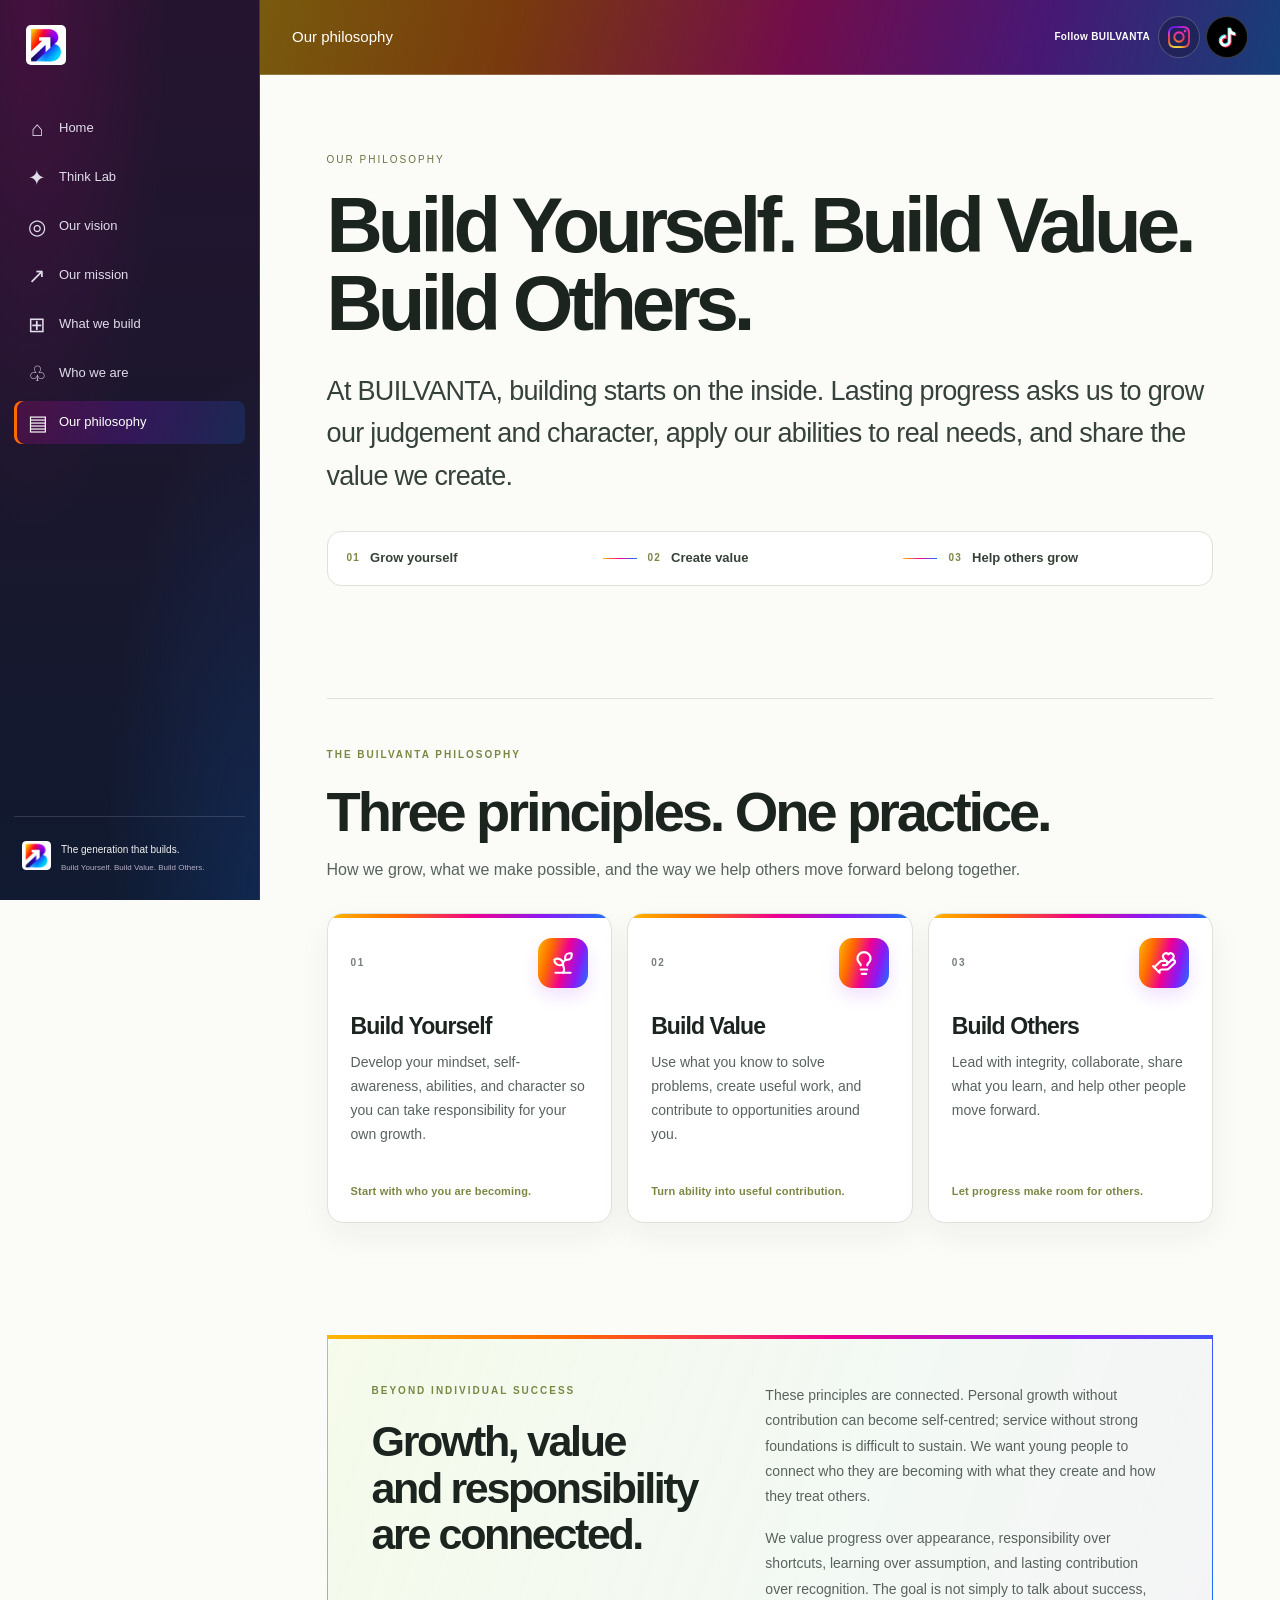
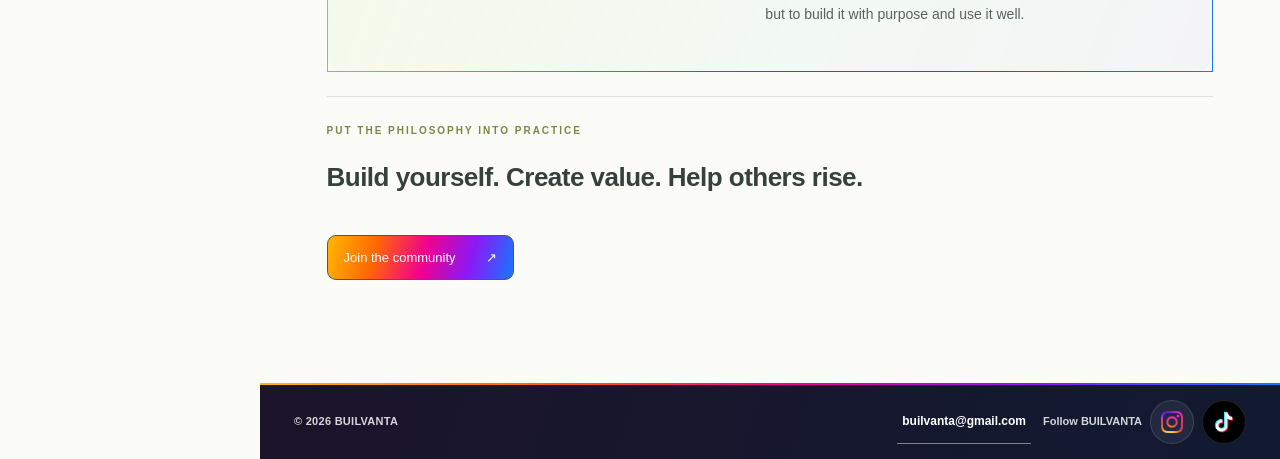
<file: philosophy.html>
<!doctype html>
<html lang="en"><head><meta charset="utf-8"><meta name="viewport" content="width=device-width, initial-scale=1"><meta name="theme-color" content="#24142f"><meta name="description" content="BUILVANTA’s philosophy: build yourself, create value, and help others grow through integrity, learning and contribution."><title>BUILVANTA | Our philosophy</title><link rel="icon" href="assets/brand/builvanta-mark.png" type="image/png" sizes="512x512"><link rel="stylesheet" href="styles.css"><link rel="stylesheet" href="philosophy.css"><script src="script.js" defer></script></head><body class="content-page philosophy-page"><a class="skip" href="#main">Skip to content</a><button class="backdrop" tabindex="-1" aria-label="Close navigation" hidden></button>
<aside class="sidebar" id="sidebar"><div class="sidebar-brand"><a href="index.html" class="brand" aria-label="BUILVANTA home"><img class="brand-image" src="assets/brand/builvanta-mark.png" alt="" width="40" height="40"></a><button class="close-menu icon-button" aria-label="Close navigation">×</button></div><nav aria-label="Main navigation"><a href="index.html" ><span class="nav-icon" aria-hidden="true">⌂</span>Home</a><a href="think-lab.html" ><span class="nav-icon" aria-hidden="true">✦</span>Think Lab</a><a href="vision.html" ><span class="nav-icon" aria-hidden="true">◎</span>Our vision</a><a href="mission.html" ><span class="nav-icon" aria-hidden="true">↗</span>Our mission</a><a href="what-we-build.html" ><span class="nav-icon" aria-hidden="true">⊞</span>What we build</a><a href="who-we-are.html" ><span class="nav-icon" aria-hidden="true">♧</span>Who we are</a><a href="philosophy.html" aria-current="page"><span class="nav-icon" aria-hidden="true">▤</span>Our philosophy</a></nav><div class="sidebar-bottom"><span class="little-mark" aria-hidden="true"><img src="assets/brand/builvanta-mark.png" alt="" width="29" height="29"></span><div><strong>The generation that builds.</strong><p>Build Yourself. Build Value. Build Others.</p></div></div></aside>
<div class="workspace"><header class="topbar"><button class="open-menu icon-button" aria-label="Open navigation" aria-expanded="false" aria-controls="sidebar">☰</button><span>Our philosophy</span><div class="topbar-social" role="group" aria-label="BUILVANTA social profiles"><span class="topbar-social__label">Follow BUILVANTA</span><div class="topbar-social__links"><a class="topbar-social__link topbar-social__link--instagram" href="https://www.instagram.com/builvanta/" target="_blank" rel="noopener noreferrer" aria-label="Visit BUILVANTA on Instagram (opens in a new tab)"><img src="assets/brand/instagram-glyph-gradient.webp" alt="" width="22" height="22"></a><a class="topbar-social__link topbar-social__link--tiktok" href="https://www.tiktok.com/@builvanta" target="_blank" rel="noopener noreferrer" aria-label="Visit BUILVANTA on TikTok (opens in a new tab)"><img src="assets/brand/tiktok-icon-official.png" alt="" width="30" height="30"></a></div></div></header><main id="main" tabindex="-1" class="article-main"><article><p class="eyebrow">Our philosophy</p><h1>Build Yourself. Build Value. Build Others.</h1><div class="article-copy">
<section class="philosophy-intro" aria-label="BUILVANTA's philosophy">
  <p class="philosophy-intro__lead">At BUILVANTA, building starts on the inside. Lasting progress asks us to grow our judgement and character, apply our abilities to real needs, and share the value we create.</p>
  <div class="philosophy-path" aria-label="The philosophy in three steps">
    <span><b>01</b> Grow yourself</span>
    <i aria-hidden="true"></i>
    <span><b>02</b> Create value</span>
    <i aria-hidden="true"></i>
    <span><b>03</b> Help others grow</span>
  </div>
</section>
<section class="philosophy-principles" aria-labelledby="philosophy-principles-heading">
  <div class="philosophy-section-heading">
    <p class="philosophy-overline">The BUILVANTA philosophy</p>
    <h2 id="philosophy-principles-heading">Three principles. One practice.</h2>
    <p>How we grow, what we make possible, and the way we help others move forward belong together.</p>
  </div>
  <div class="philosophy-cards">
    <article class="philosophy-card" aria-labelledby="philosophy-yourself-heading">
      <div class="philosophy-card__top"><span class="philosophy-card__number">01</span><span class="philosophy-card__icon" aria-hidden="true"><img src="assets/icons/what-we-build/sprout.svg" width="27" height="27" alt=""></span></div>
      <h3 id="philosophy-yourself-heading">Build Yourself</h3>
      <p>Develop your mindset, self-awareness, abilities, and character so you can take responsibility for your own growth.</p>
      <span class="philosophy-card__note">Start with who you are becoming.</span>
    </article>
    <article class="philosophy-card" aria-labelledby="philosophy-value-heading">
      <div class="philosophy-card__top"><span class="philosophy-card__number">02</span><span class="philosophy-card__icon" aria-hidden="true"><img src="assets/icons/what-we-build/lightbulb.svg" width="27" height="27" alt=""></span></div>
      <h3 id="philosophy-value-heading">Build Value</h3>
      <p>Use what you know to solve problems, create useful work, and contribute to opportunities around you.</p>
      <span class="philosophy-card__note">Turn ability into useful contribution.</span>
    </article>
    <article class="philosophy-card" aria-labelledby="philosophy-others-heading">
      <div class="philosophy-card__top"><span class="philosophy-card__number">03</span><span class="philosophy-card__icon" aria-hidden="true"><img src="assets/icons/what-we-build/hand-heart.svg" width="27" height="27" alt=""></span></div>
      <h3 id="philosophy-others-heading">Build Others</h3>
      <p>Lead with integrity, collaborate, share what you learn, and help other people move forward.</p>
      <span class="philosophy-card__note">Let progress make room for others.</span>
    </article>
  </div>
</section>
<section class="philosophy-in-practice" aria-labelledby="philosophy-practice-heading">
  <div class="philosophy-in-practice__heading">
    <p class="philosophy-overline">Beyond individual success</p>
    <h2 id="philosophy-practice-heading">Growth, value and responsibility are connected.</h2>
  </div>
  <div class="philosophy-in-practice__copy">
    <p>These principles are connected. Personal growth without contribution can become self-centred; service without strong foundations is difficult to sustain. We want young people to connect who they are becoming with what they create and how they treat others.</p>
    <p>We value progress over appearance, responsibility over shortcuts, learning over assumption, and lasting contribution over recognition. The goal is not simply to talk about success, but to build it with purpose and use it well.</p>
  </div>
</section>
<section class="philosophy-closing" aria-label="Join the BUILVANTA community">
  <p class="philosophy-overline">Put the philosophy into practice</p>
  <p class="philosophy-closing__line">Build yourself. Create value. Help others rise.</p>
  <a class="article-join" href="https://tally.so/r/rDDdZR" target="_blank" rel="noopener noreferrer">Join the community <span aria-hidden="true">↗</span></a>
</section>
</div></article></main><footer class="site-footer"><span class="site-footer__brandline">© <span id="year">2026</span> BUILVANTA</span><address class="site-footer__links"><a class="site-footer__email" href="mailto:builvanta@gmail.com">builvanta@gmail.com</a><div class="site-footer__social" role="group" aria-label="BUILVANTA social profiles"><span class="site-footer__follow">Follow BUILVANTA</span><a class="site-footer__social-link site-footer__instagram" href="https://www.instagram.com/builvanta/" target="_blank" rel="noopener noreferrer" aria-label="Visit BUILVANTA on Instagram (opens in a new tab)"><img src="assets/brand/instagram-glyph-gradient.webp" alt="" width="20" height="20"></a><a class="site-footer__social-link site-footer__tiktok" href="https://www.tiktok.com/@builvanta" target="_blank" rel="noopener noreferrer" aria-label="Visit BUILVANTA on TikTok (opens in a new tab)"><img src="assets/brand/tiktok-icon-official.png" alt="" width="30" height="30"></a></div></address></footer></div></body></html>
</file>
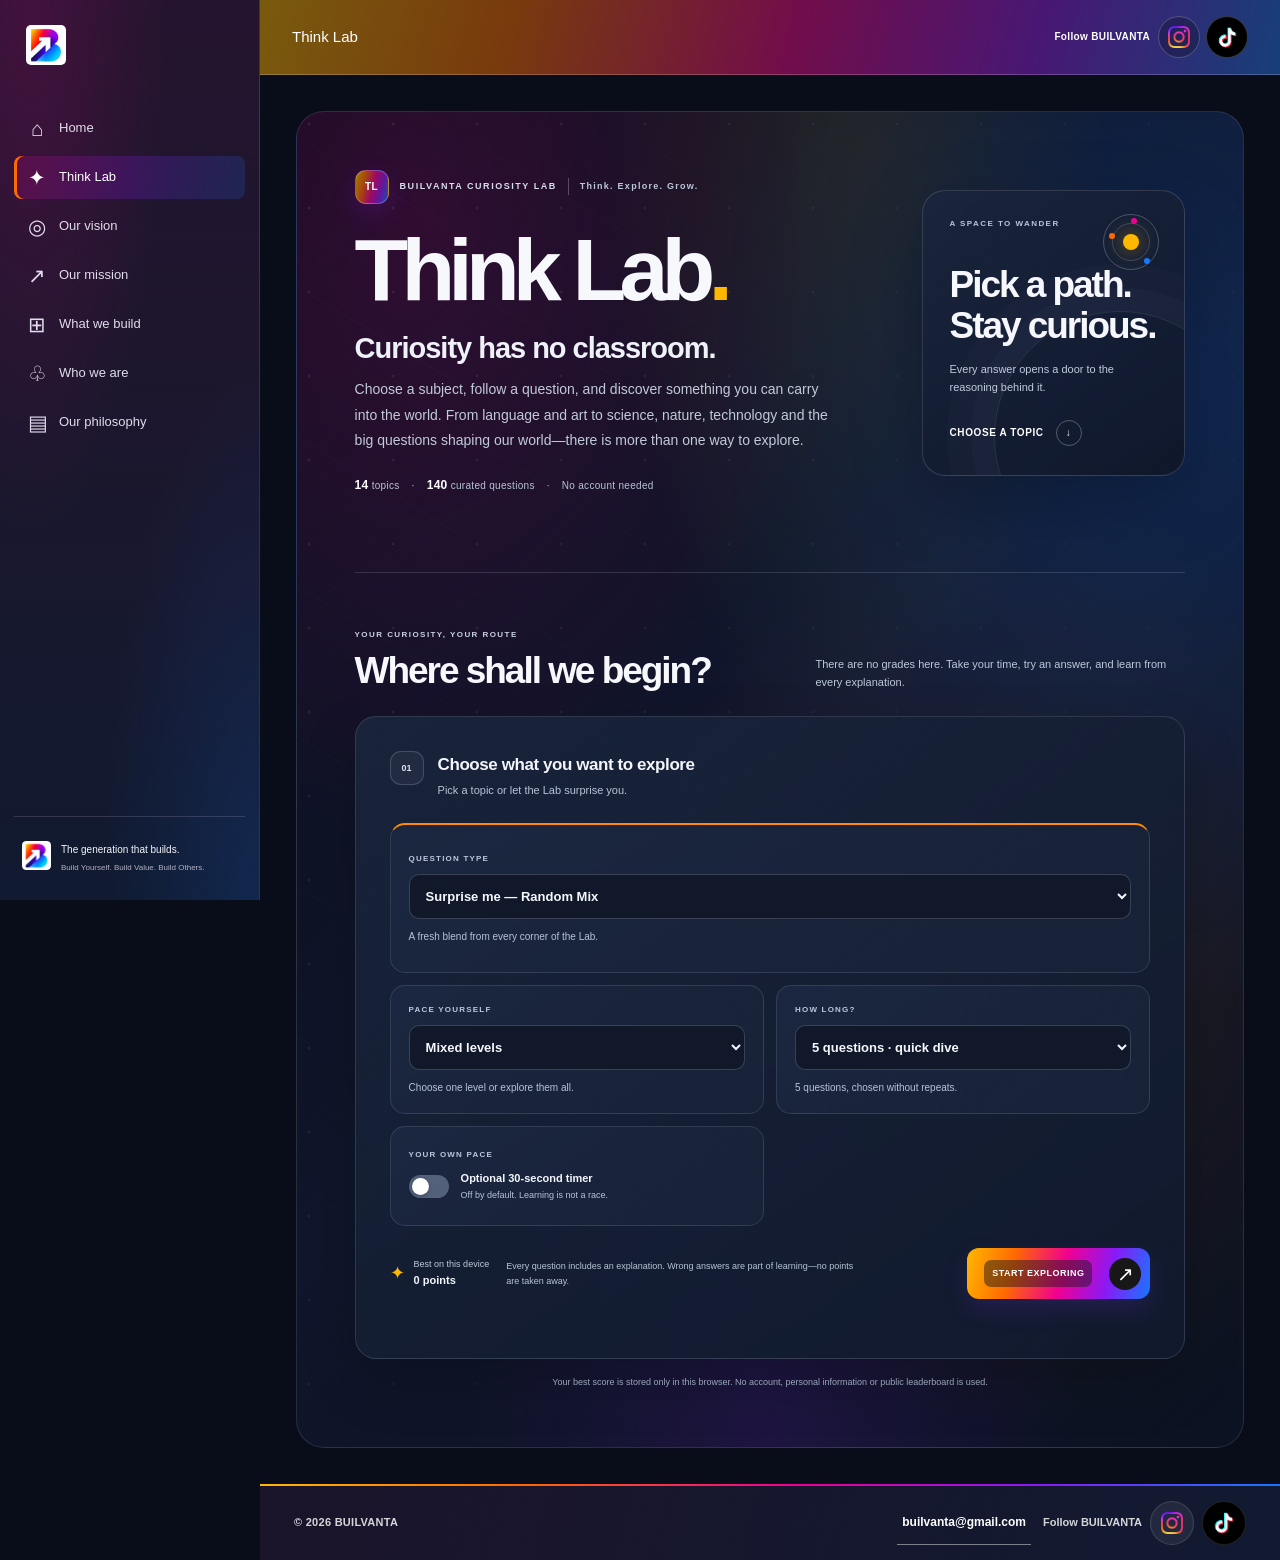
<file: think-lab.html>
<!doctype html>
<html lang="en"><head><meta charset="utf-8"><meta name="viewport" content="width=device-width, initial-scale=1"><meta name="theme-color" content="#24142f"><meta name="description" content="Explore language, world affairs, weather, science, nature, technology, mathematics, art and more through thoughtful, explained quizzes."><title>BUILVANTA | Think Lab</title><link rel="icon" href="assets/brand/builvanta-mark.png" type="image/png" sizes="512x512"><link rel="stylesheet" href="styles.css"><link rel="stylesheet" href="think-lab.css"><script src="script.js" defer></script><script src="think-lab-data.js" defer></script><script src="think-lab.js" defer></script></head><body class="content-page think-lab-page"><a class="skip" href="#main">Skip to content</a><button class="backdrop" tabindex="-1" aria-label="Close navigation" hidden></button>
<aside class="sidebar" id="sidebar"><div class="sidebar-brand"><a href="index.html" class="brand" aria-label="BUILVANTA home"><img class="brand-image" src="assets/brand/builvanta-mark.png" alt="" width="40" height="40"></a><button class="close-menu icon-button" aria-label="Close navigation">×</button></div><nav aria-label="Main navigation"><a href="index.html" ><span class="nav-icon" aria-hidden="true">⌂</span>Home</a><a href="think-lab.html" aria-current="page"><span class="nav-icon" aria-hidden="true">✦</span>Think Lab</a><a href="vision.html" ><span class="nav-icon" aria-hidden="true">◎</span>Our vision</a><a href="mission.html" ><span class="nav-icon" aria-hidden="true">↗</span>Our mission</a><a href="what-we-build.html" ><span class="nav-icon" aria-hidden="true">⊞</span>What we build</a><a href="who-we-are.html" ><span class="nav-icon" aria-hidden="true">♧</span>Who we are</a><a href="philosophy.html" ><span class="nav-icon" aria-hidden="true">▤</span>Our philosophy</a></nav><div class="sidebar-bottom"><span class="little-mark" aria-hidden="true"><img src="assets/brand/builvanta-mark.png" alt="" width="29" height="29"></span><div><strong>The generation that builds.</strong><p>Build Yourself. Build Value. Build Others.</p></div></div></aside>
<div class="workspace"><header class="topbar"><button class="open-menu icon-button" aria-label="Open navigation" aria-expanded="false" aria-controls="sidebar">☰</button><span>Think Lab</span><div class="topbar-social" role="group" aria-label="BUILVANTA social profiles"><span class="topbar-social__label">Follow BUILVANTA</span><div class="topbar-social__links"><a class="topbar-social__link topbar-social__link--instagram" href="https://www.instagram.com/builvanta/" target="_blank" rel="noopener noreferrer" aria-label="Visit BUILVANTA on Instagram (opens in a new tab)"><img src="assets/brand/instagram-glyph-gradient.webp" alt="" width="22" height="22"></a><a class="topbar-social__link topbar-social__link--tiktok" href="https://www.tiktok.com/@builvanta" target="_blank" rel="noopener noreferrer" aria-label="Visit BUILVANTA on TikTok (opens in a new tab)"><img src="assets/brand/tiktok-icon-official.png" alt="" width="30" height="30"></a></div></div></header><main id="main" tabindex="-1" class="article-main"><article class="think-lab-page-content"><section class="think-lab" id="think-lab" aria-labelledby="think-lab-title">
  <header class="think-lab-hero">
    <div class="think-lab-hero__copy">
      <p class="think-lab__eyebrow"><span class="think-lab__mark" aria-hidden="true">TL</span><span>BUILVANTA CURIOSITY LAB</span><span class="think-lab__eyebrow-divider" aria-hidden="true"></span><span class="think-lab__tagline">Think. Explore. Grow.</span></p>
      <h1 id="think-lab-title">Think Lab<span class="think-lab-hero__period">.</span></h1>
      <p class="think-lab-hero__lead">Curiosity has no classroom.</p>
      <p class="think-lab-hero__description">Choose a subject, follow a question, and discover something you can carry into the world. From language and art to science, nature, technology and the big questions shaping our world—there is more than one way to explore.</p>
      <div class="think-lab-hero__facts" aria-label="Think Lab collection size"><span><strong id="think-lab-topic-count">14</strong> topics</span><span aria-hidden="true">·</span><span><strong id="think-lab-question-count">140</strong> curated questions</span><span aria-hidden="true">·</span><span>No account needed</span></div>
    </div>
    <aside class="think-lab-hero-card" aria-label="A note about learning in Think Lab">
      <span class="think-lab-hero-card__orbit" aria-hidden="true"><span></span><span></span><span></span></span>
      <p class="think-lab-hero-card__overline">A SPACE TO WANDER</p>
      <p class="think-lab-hero-card__line">Pick a path.<br>Stay curious.</p>
      <p class="think-lab-hero-card__note">Every answer opens a door to the reasoning behind it.</p>
      <a class="think-lab-hero-card__link" href="#think-lab-explorer">Choose a topic <span aria-hidden="true">↓</span></a>
    </aside>
  </header>

  <div class="think-lab-workspace" id="think-lab-explorer">
    <div class="think-lab-workspace__heading">
      <div><p class="think-lab-section-label">YOUR CURIOSITY, YOUR ROUTE</p><h2>Where shall we begin?</h2></div>
      <p>There are no grades here. Take your time, try an answer, and learn from every explanation.</p>
    </div>

    <section class="think-lab-view think-lab-setup" id="think-lab-setup" aria-labelledby="think-lab-setup-title">
      <div class="think-lab-setup__heading"><span class="think-lab-step" aria-hidden="true">01</span><div><h3 id="think-lab-setup-title">Choose what you want to explore</h3><p>Pick a topic or let the Lab surprise you.</p></div></div>
      <div class="think-lab-settings">
        <label class="think-lab-setting think-lab-setting--topic" for="think-lab-category">
          <span class="think-lab-setting__label">QUESTION TYPE</span>
          <select id="think-lab-category" name="category">
            <option value="Random Mix" selected>Surprise me — Random Mix</option>
            <optgroup label="Explore a subject">
              <option value="English &amp; Language">English &amp; Language</option>
              <option value="General Studies">General Studies</option>
              <option value="World &amp; Foreign Affairs">World &amp; Foreign Affairs</option>
              <option value="Weather &amp; Climate">Weather &amp; Climate</option>
              <option value="Science">Science</option>
              <option value="Nature &amp; Environment">Nature &amp; Environment</option>
              <option value="Technology &amp; AI">Technology &amp; AI</option>
              <option value="Mathematics">Mathematics</option>
              <option value="Arts &amp; Culture">Arts &amp; Culture</option>
            </optgroup>
            <optgroup label="Think it through">
              <option value="Pattern Recognition">Pattern Recognition</option>
              <option value="Logical Reasoning">Logical Reasoning</option>
              <option value="Observation">Observation</option>
              <option value="Creative Problem-Solving">Creative Problem-Solving</option>
              <option value="Quick Thinking">Quick Thinking</option>
            </optgroup>
          </select>
          <span class="think-lab-setting__detail" id="think-lab-topic-description" aria-live="polite">A fresh blend from every corner of the Lab.</span>
        </label>
        <label class="think-lab-setting" for="think-lab-difficulty">
          <span class="think-lab-setting__label">PACE YOURSELF</span>
          <select id="think-lab-difficulty" name="difficulty">
            <option value="Mixed" selected>Mixed levels</option>
            <option value="Easy">Gentle start</option>
            <option value="Medium">A little deeper</option>
            <option value="Hard">Stretch me</option>
          </select>
          <span class="think-lab-setting__detail">Choose one level or explore them all.</span>
        </label>
        <label class="think-lab-setting" for="think-lab-length">
          <span class="think-lab-setting__label">HOW LONG?</span>
          <select id="think-lab-length" name="length">
            <option value="5" selected>5 questions · quick dive</option>
            <option value="10">10 questions · deep dive</option>
          </select>
          <span class="think-lab-setting__detail" id="think-lab-length-detail">A short set, with no repeated questions.</span>
        </label>
        <div class="think-lab-setting think-lab-setting--timer">
          <span class="think-lab-setting__label">YOUR OWN PACE</span>
          <label class="think-lab-timer-toggle" for="think-lab-timer">
            <input id="think-lab-timer" type="checkbox">
            <span class="think-lab-timer-toggle__switch" aria-hidden="true"></span>
            <span><strong>Optional 30-second timer</strong><small>Off by default. Learning is not a race.</small></span>
          </label>
        </div>
      </div>
      <div class="think-lab-setup__footer">
        <div class="think-lab-personal-best"><span class="think-lab-personal-best__spark" aria-hidden="true">✦</span><span>Best on this device<br><strong><span id="think-lab-best-setup">0</span> points</strong></span></div>
        <p class="think-lab-setup__promise">Every question includes an explanation. Wrong answers are part of learning—no points are taken away.</p>
        <button class="think-lab__button" id="think-lab-start" type="button"><span>START EXPLORING</span><span class="think-lab__button-arrow" aria-hidden="true">↗</span></button>
      </div>
      <p class="think-lab-form-message" id="think-lab-setup-message" role="status" aria-live="polite"></p>
    </section>

    <section class="think-lab-view think-lab-active" id="think-lab-active" aria-labelledby="think-lab-question-text" hidden>
      <div class="think-lab-active__top">
        <div class="think-lab-round-meta"><span class="think-lab-chip" id="think-lab-active-category"></span><span class="think-lab-chip think-lab-chip--soft" id="think-lab-active-difficulty"></span></div>
        <div class="think-lab-round-count"><span>QUESTION</span><strong><span id="think-lab-round-number">1</span><span aria-hidden="true"> / </span><span id="think-lab-round-total">5</span></strong></div>
      </div>
      <div class="think-lab-progress" id="think-lab-progress-track" role="progressbar" aria-label="Question progress" aria-valuemin="0" aria-valuemax="5" aria-valuenow="0"><span id="think-lab-progress-fill"></span></div>
      <div class="think-lab-active__stats"><span>Points so far <strong id="think-lab-running-score">0</strong></span><span id="think-lab-session-mode">A moment to think is always welcome.</span></div>
      <div class="think-lab-timer" id="think-lab-timer-wrap" hidden>
        <div class="think-lab-timer__readout"><span>TIME LEFT</span><strong id="think-lab-timer-value" role="timer" aria-label="30 seconds remaining" aria-live="off">30</strong></div>
        <div class="think-lab-timer__track" id="think-lab-timer-track" role="progressbar" aria-label="Time remaining" aria-valuemin="0" aria-valuemax="30" aria-valuenow="30"><span id="think-lab-timer-fill"></span></div>
      </div>
      <article class="think-lab-question">
        <p class="think-lab-question__kicker">FOLLOW THE QUESTION, NOT THE CLOCK</p>
        <h3 id="think-lab-question-text" tabindex="-1"></h3>
        <pre class="think-lab-question__visual" id="think-lab-question-visual" hidden></pre>
        <form id="think-lab-answer-form" novalidate>
          <fieldset class="think-lab-options">
            <legend>Choose the answer that feels right</legend>
            <div class="think-lab-options__list" id="think-lab-options"></div>
          </fieldset>
          <p class="think-lab-form-message" id="think-lab-form-message" role="status" aria-live="polite"></p>
          <button class="think-lab__button" id="think-lab-submit" type="submit"><span>LOCK IN MY ANSWER</span><span class="think-lab__button-arrow" aria-hidden="true">↗</span></button>
        </form>
      </article>
    </section>

    <section class="think-lab-view think-lab-feedback-view" id="think-lab-feedback-view" aria-labelledby="think-lab-feedback-title" hidden>
      <div class="think-lab-feedback" id="think-lab-feedback" role="status" aria-live="polite" tabindex="-1">
        <p class="think-lab-feedback__eyebrow" id="think-lab-outcome"></p>
        <h3 id="think-lab-feedback-title"></h3>
        <p class="think-lab-feedback__answer">The answer: <strong id="think-lab-correct-answer"></strong></p>
        <p class="think-lab-feedback__explanation" id="think-lab-explanation"></p>
        <div class="think-lab-feedback__footer"><span id="think-lab-earned">+0 points</span><span id="think-lab-feedback-progress">Question 1 complete</span></div>
      </div>
      <div class="think-lab-feedback-actions"><button class="think-lab__button" id="think-lab-next" type="button"><span>CONTINUE EXPLORING</span><span class="think-lab__button-arrow" aria-hidden="true">↗</span></button><button class="think-lab-secondary" id="think-lab-exit-review" type="button">Choose another topic</button></div>
    </section>

    <section class="think-lab-view think-lab-results" id="think-lab-result" aria-labelledby="think-lab-result-title" hidden>
      <div class="think-lab-results__hero">
        <p class="think-lab-results__eyebrow" id="think-lab-result-eyebrow">YOUR EXPLORATION, COMPLETE</p>
        <h3 id="think-lab-result-title" tabindex="-1">Every round builds something.</h3>
        <p id="think-lab-result-message">See what you discovered and where your curiosity might take you next.</p>
        <div class="think-lab-score-row">
          <div><span>ANSWERS FOUND</span><strong><span id="think-lab-correct-count">0</span><small> / <span id="think-lab-result-total">5</span></small></strong></div>
          <div><span>POINTS EARNED</span><strong id="think-lab-session-score">0</strong></div>
          <div><span>PERSONAL BEST</span><strong id="think-lab-best-result">0</strong></div>
        </div>
        <p class="think-lab-achievement" id="think-lab-achievement"></p>
      </div>
      <div class="think-lab-review">
        <div class="think-lab-review__heading"><p class="think-lab-section-label">TAKE SOMETHING WITH YOU</p><h4>Your questions, revisited.</h4><p>Each explanation is a little more knowledge to carry forward.</p></div>
        <div class="think-lab-review__list" id="think-lab-review-list"></div>
      </div>
      <div class="think-lab-result-actions">
        <a class="think-lab__button think-lab__button--community" href="https://tally.so/r/rDDdZR" target="_blank" rel="noopener noreferrer" aria-label="Join the BUILVANTA community (opens in a new tab)"><span>JOIN THE BUILVANTA COMMUNITY</span><span class="think-lab__button-arrow" aria-hidden="true">↗</span></a>
        <button class="think-lab__button" id="think-lab-replay" type="button"><span>PLAY ANOTHER ROUND</span><span class="think-lab__button-arrow" aria-hidden="true">↗</span></button>
        <button class="think-lab-secondary" id="think-lab-change-topic" type="button">Choose a different topic</button>
        <a class="think-lab-home-link" href="index.html">Back to the home page <span aria-hidden="true">↗</span></a>
      </div>
    </section>

    <p class="think-lab-game__footnote">Your best score is stored only in this browser. No account, personal information or public leaderboard is used.</p>
  </div>
</section>
</article></main><footer class="site-footer"><span class="site-footer__brandline">© <span id="year">2026</span> BUILVANTA</span><address class="site-footer__links"><a class="site-footer__email" href="mailto:builvanta@gmail.com">builvanta@gmail.com</a><div class="site-footer__social" role="group" aria-label="BUILVANTA social profiles"><span class="site-footer__follow">Follow BUILVANTA</span><a class="site-footer__social-link site-footer__instagram" href="https://www.instagram.com/builvanta/" target="_blank" rel="noopener noreferrer" aria-label="Visit BUILVANTA on Instagram (opens in a new tab)"><img src="assets/brand/instagram-glyph-gradient.webp" alt="" width="20" height="20"></a><a class="site-footer__social-link site-footer__tiktok" href="https://www.tiktok.com/@builvanta" target="_blank" rel="noopener noreferrer" aria-label="Visit BUILVANTA on TikTok (opens in a new tab)"><img src="assets/brand/tiktok-icon-official.png" alt="" width="30" height="30"></a></div></address></footer></div></body></html>
</file>
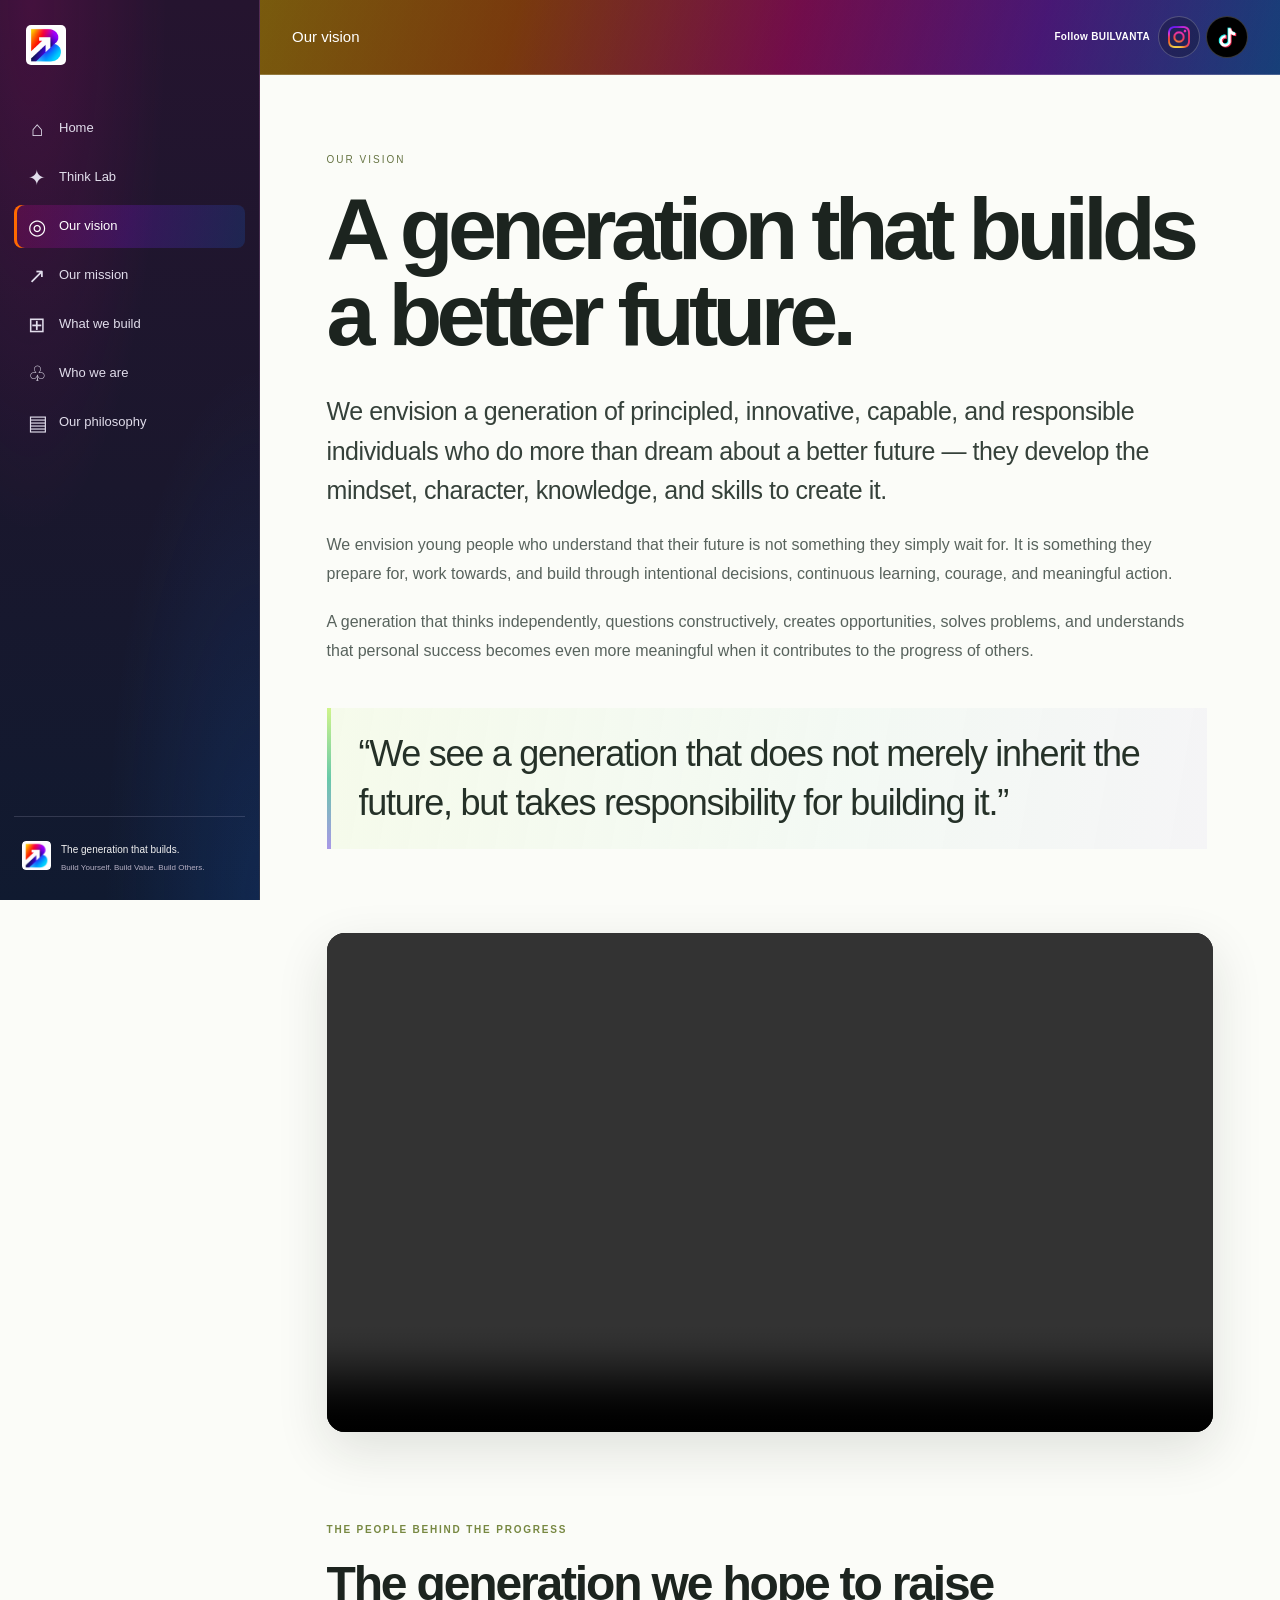
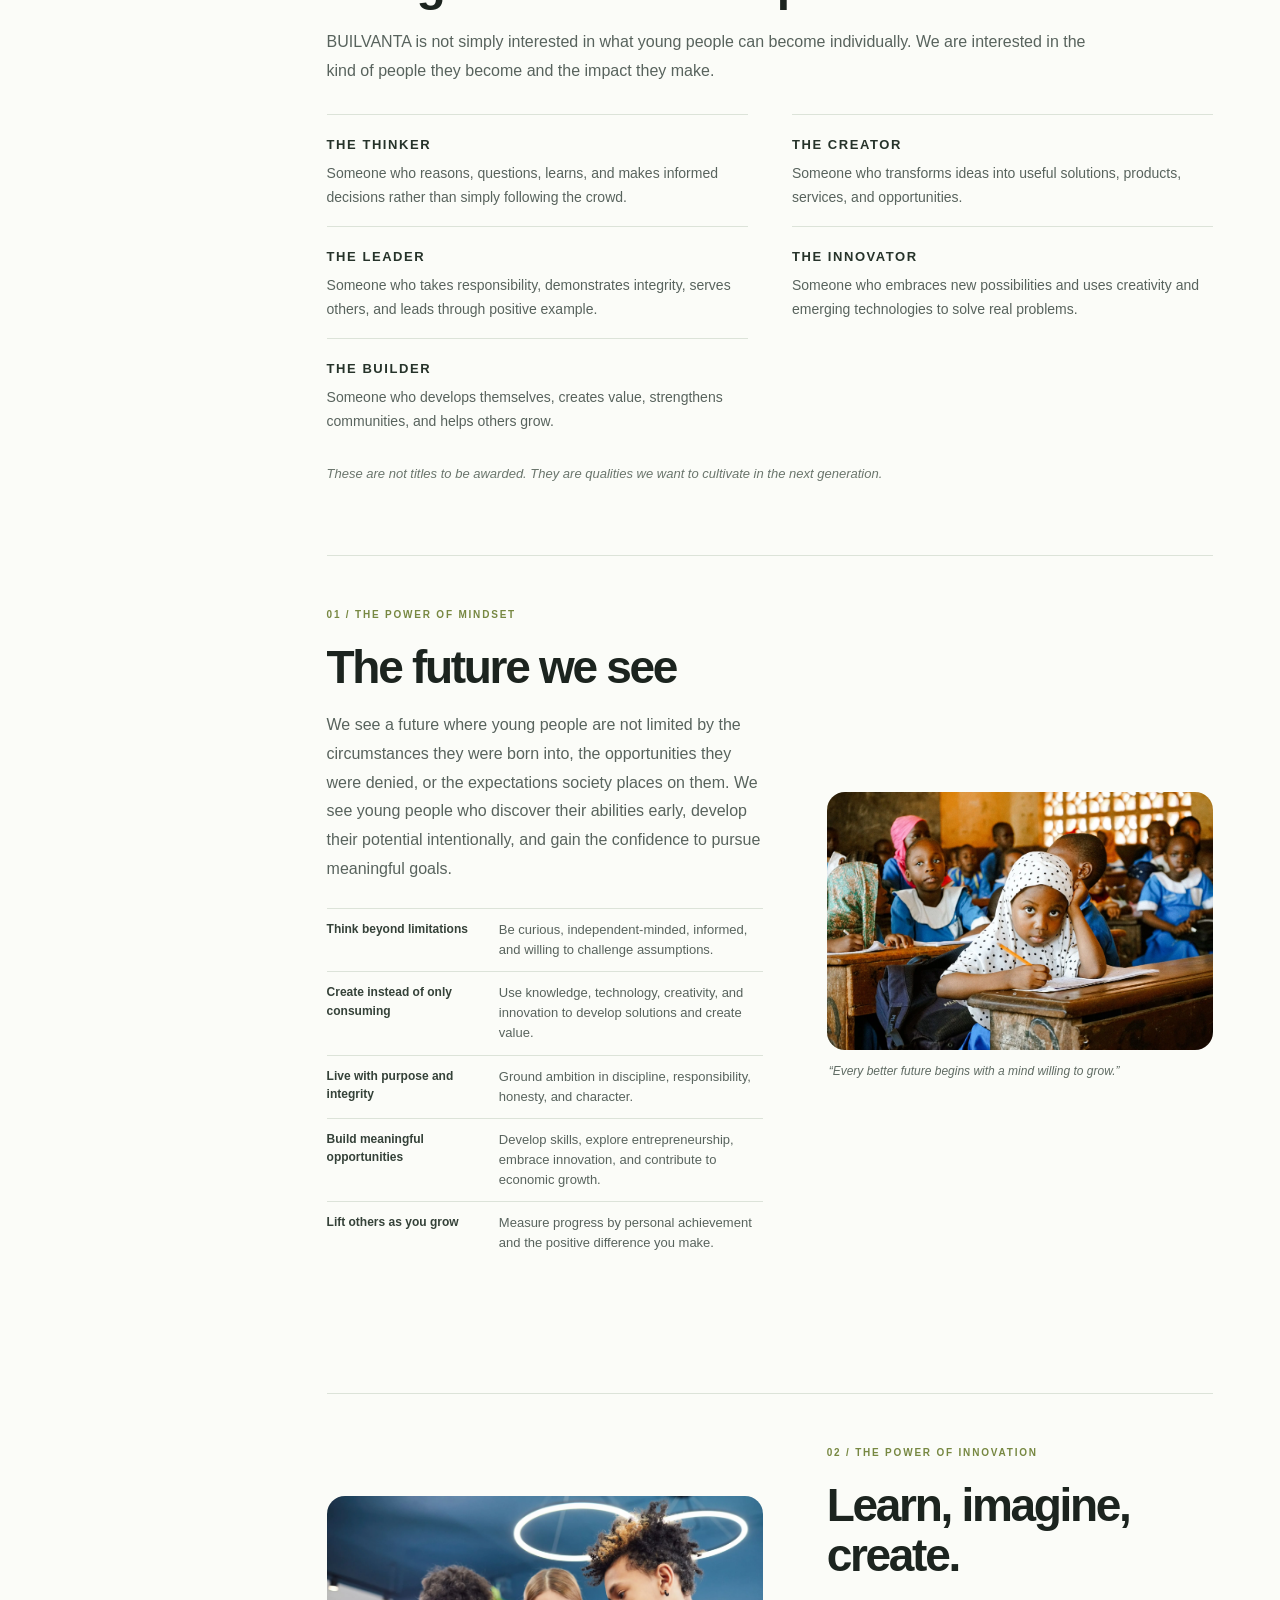
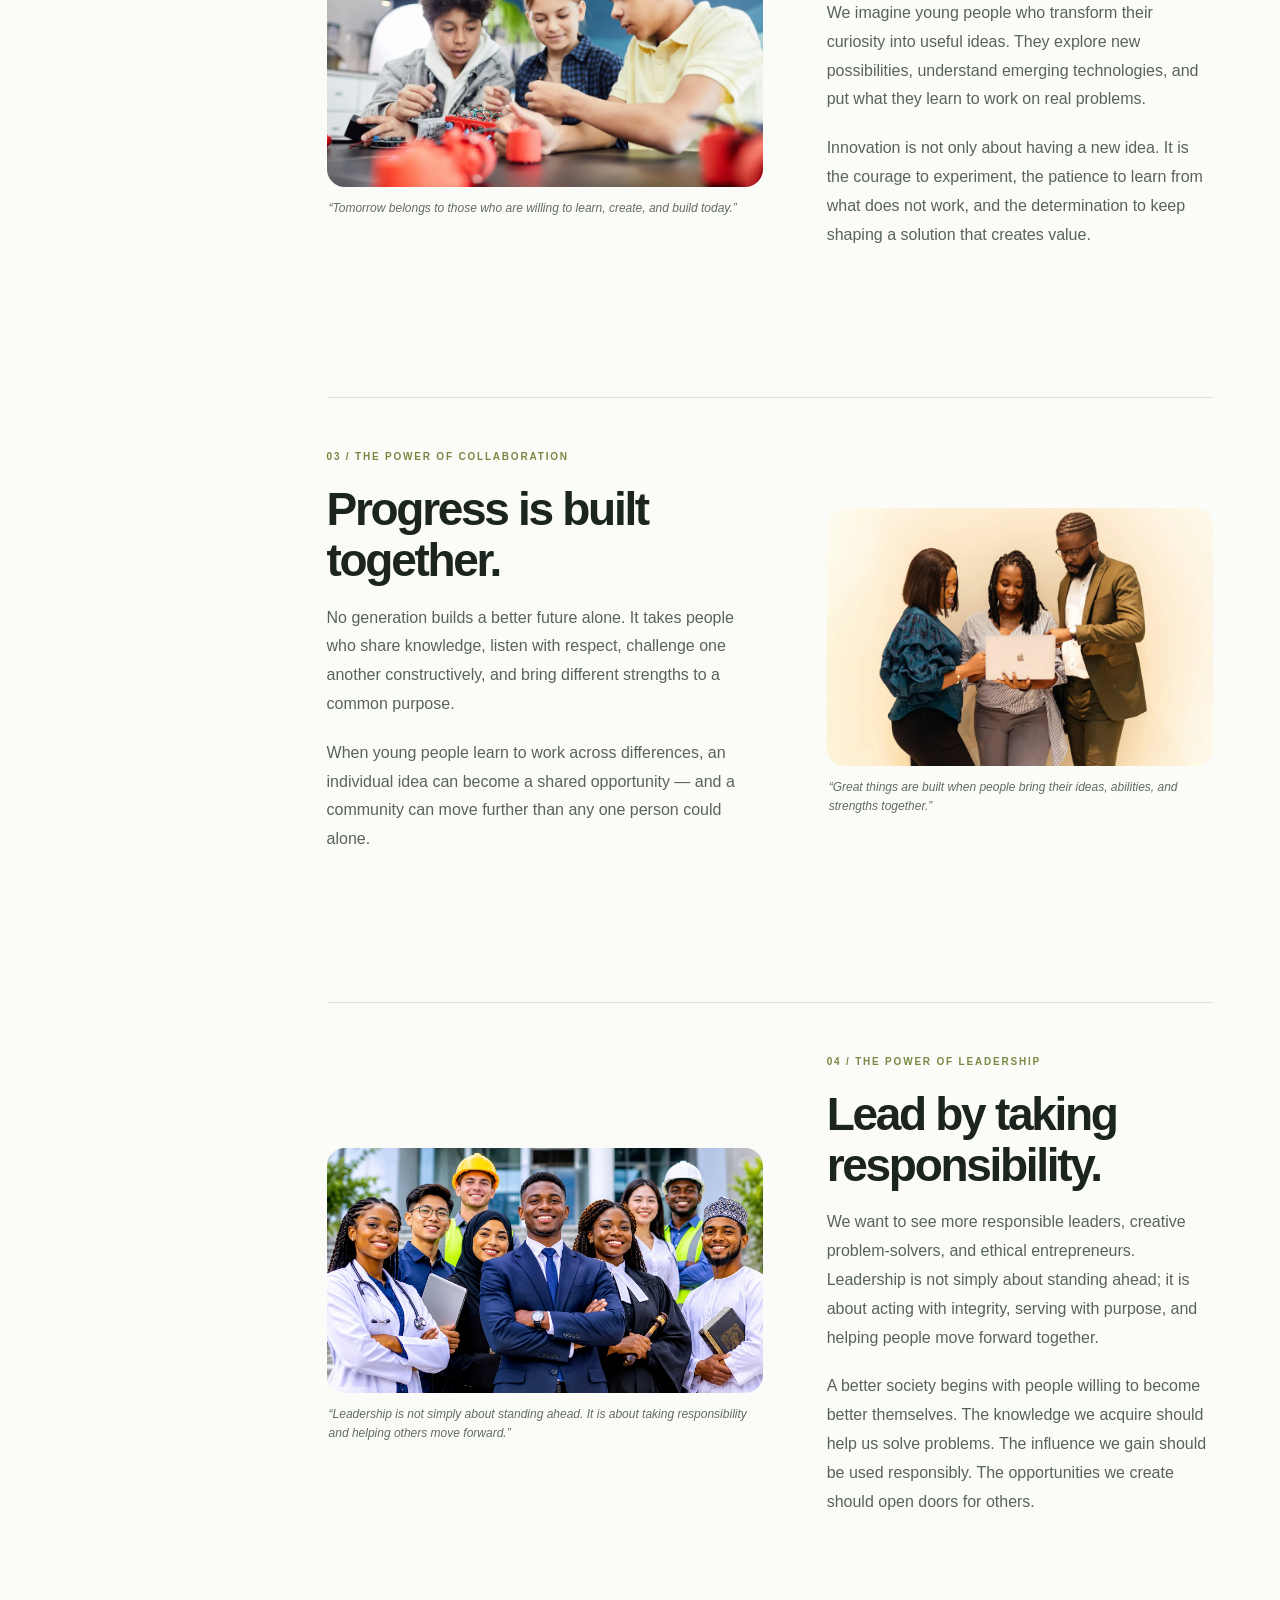
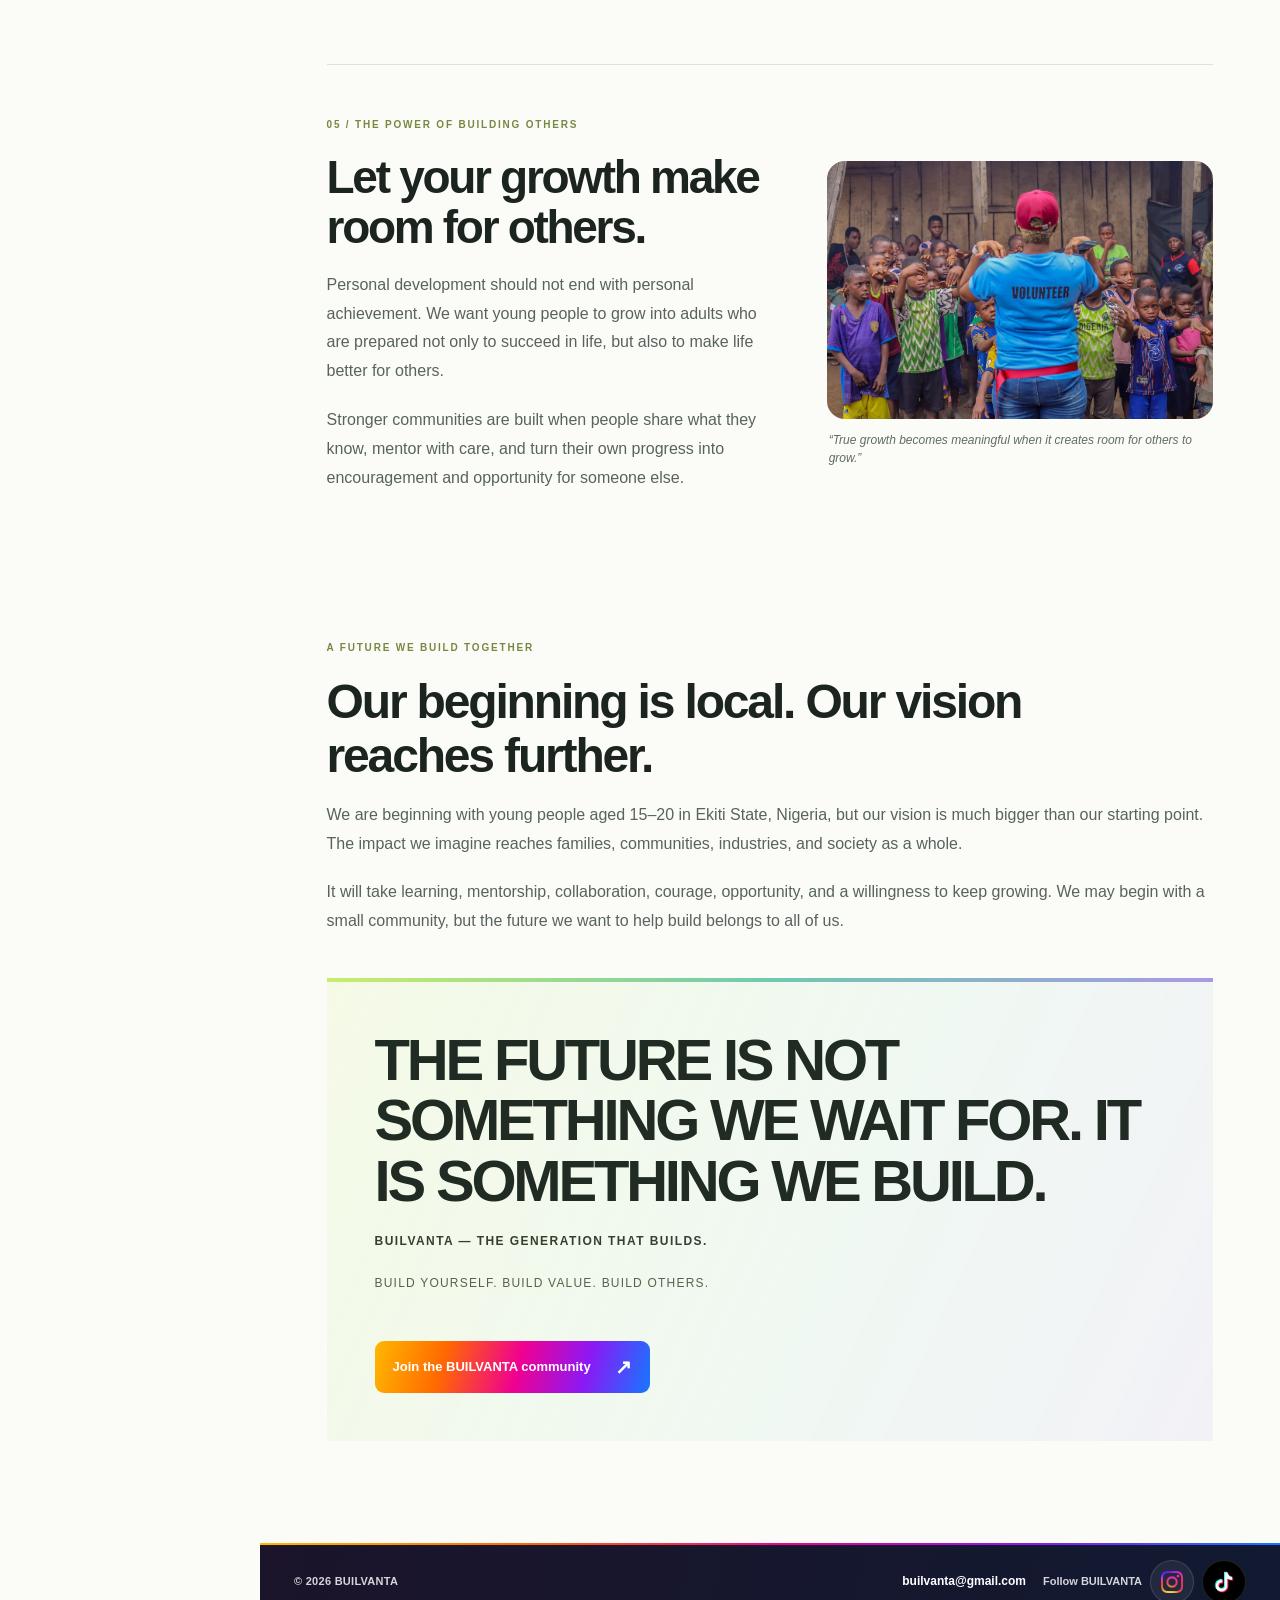
<file: vision.html>
<!doctype html>
<html lang="en"><head><meta charset="utf-8"><meta name="viewport" content="width=device-width, initial-scale=1"><meta name="theme-color" content="#24142f"><meta name="description" content="BUILVANTA envisions a principled, innovative generation building a better future through mindset, collaboration, leadership, and service."><title>BUILVANTA | Our vision</title><link rel="icon" href="assets/brand/builvanta-mark.png" type="image/png" sizes="512x512"><link rel="stylesheet" href="styles.css"><script src="script.js" defer></script></head><body class="content-page vision-page"><a class="skip" href="#main">Skip to content</a><button class="backdrop" tabindex="-1" aria-label="Close navigation" hidden></button>
<aside class="sidebar" id="sidebar"><div class="sidebar-brand"><a href="index.html" class="brand" aria-label="BUILVANTA home"><img class="brand-image" src="assets/brand/builvanta-mark.png" alt="" width="40" height="40"></a><button class="close-menu icon-button" aria-label="Close navigation">×</button></div><nav aria-label="Main navigation"><a href="index.html" ><span class="nav-icon" aria-hidden="true">⌂</span>Home</a><a href="think-lab.html" ><span class="nav-icon" aria-hidden="true">✦</span>Think Lab</a><a href="vision.html" aria-current="page"><span class="nav-icon" aria-hidden="true">◎</span>Our vision</a><a href="mission.html" ><span class="nav-icon" aria-hidden="true">↗</span>Our mission</a><a href="what-we-build.html" ><span class="nav-icon" aria-hidden="true">⊞</span>What we build</a><a href="who-we-are.html" ><span class="nav-icon" aria-hidden="true">♧</span>Who we are</a><a href="philosophy.html" ><span class="nav-icon" aria-hidden="true">▤</span>Our philosophy</a></nav><div class="sidebar-bottom"><span class="little-mark" aria-hidden="true"><img src="assets/brand/builvanta-mark.png" alt="" width="29" height="29"></span><div><strong>The generation that builds.</strong><p>Build Yourself. Build Value. Build Others.</p></div></div></aside>
<div class="workspace"><header class="topbar"><button class="open-menu icon-button" aria-label="Open navigation" aria-expanded="false" aria-controls="sidebar">☰</button><span>Our vision</span><div class="topbar-social" role="group" aria-label="BUILVANTA social profiles"><span class="topbar-social__label">Follow BUILVANTA</span><div class="topbar-social__links"><a class="topbar-social__link topbar-social__link--instagram" href="https://www.instagram.com/builvanta/" target="_blank" rel="noopener noreferrer" aria-label="Visit BUILVANTA on Instagram (opens in a new tab)"><img src="assets/brand/instagram-glyph-gradient.webp" alt="" width="22" height="22"></a><a class="topbar-social__link topbar-social__link--tiktok" href="https://www.tiktok.com/@builvanta" target="_blank" rel="noopener noreferrer" aria-label="Visit BUILVANTA on TikTok (opens in a new tab)"><img src="assets/brand/tiktok-icon-official.png" alt="" width="30" height="30"></a></div></div></header><main id="main" tabindex="-1" class="article-main"><article><p class="eyebrow">Our vision</p><h1>A generation that builds a better future.</h1><div class="article-copy">
<section class="vision-opening" aria-label="Our vision statement">
  <p class="vision-opening__lead">We envision a generation of principled, innovative, capable, and responsible individuals who do more than dream about a better future — they develop the mindset, character, knowledge, and skills to create it.</p>
  <p>We envision young people who understand that their future is not something they simply wait for. It is something they prepare for, work towards, and build through intentional decisions, continuous learning, courage, and meaningful action.</p>
  <p>A generation that thinks independently, questions constructively, creates opportunities, solves problems, and understands that personal success becomes even more meaningful when it contributes to the progress of others.</p>
  <blockquote class="vision-quote"><p>“We see a generation that does not merely inherit the future, but takes responsibility for building it.”</p></blockquote>
</section>
<section class="vision-film" aria-label="BUILVANTA film: Different Beginnings, One Future">
  <video controls playsinline preload="metadata" controlslist="nodownload noremoteplayback" disablepictureinpicture aria-label="BUILVANTA — Different Beginnings, One Future">
    <source src="assets/videos/vision-intro.mp4" type="video/mp4">
    Your browser does not support the HTML video element.
  </video>
</section>
<section class="vision-roles" aria-labelledby="vision-roles-heading">
  <p class="vision-overline">The people behind the progress</p>
  <h2 id="vision-roles-heading">The generation we hope to raise</h2>
  <p>BUILVANTA is not simply interested in what young people can become individually. We are interested in the kind of people they become and the impact they make.</p>
  <dl class="vision-role-list">
    <div><dt>The thinker</dt><dd>Someone who reasons, questions, learns, and makes informed decisions rather than simply following the crowd.</dd></div>
    <div><dt>The creator</dt><dd>Someone who transforms ideas into useful solutions, products, services, and opportunities.</dd></div>
    <div><dt>The leader</dt><dd>Someone who takes responsibility, demonstrates integrity, serves others, and leads through positive example.</dd></div>
    <div><dt>The innovator</dt><dd>Someone who embraces new possibilities and uses creativity and emerging technologies to solve real problems.</dd></div>
    <div><dt>The builder</dt><dd>Someone who develops themselves, creates value, strengthens communities, and helps others grow.</dd></div>
  </dl>
  <p class="vision-note">These are not titles to be awarded. They are qualities we want to cultivate in the next generation.</p>
</section>
<section class="vision-stage vision-stage--image-right" aria-labelledby="vision-mindset-heading">
  <div class="vision-stage__copy">
    <p class="vision-stage__label">01 / The power of mindset</p>
    <h2 id="vision-mindset-heading">The future we see</h2>
    <p>We see a future where young people are not limited by the circumstances they were born into, the opportunities they were denied, or the expectations society places on them. We see young people who discover their abilities early, develop their potential intentionally, and gain the confidence to pursue meaningful goals.</p>
    <ul class="vision-ideas">
      <li><strong>Think beyond limitations</strong><span>Be curious, independent-minded, informed, and willing to challenge assumptions.</span></li>
      <li><strong>Create instead of only consuming</strong><span>Use knowledge, technology, creativity, and innovation to develop solutions and create value.</span></li>
      <li><strong>Live with purpose and integrity</strong><span>Ground ambition in discipline, responsibility, honesty, and character.</span></li>
      <li><strong>Build meaningful opportunities</strong><span>Develop skills, explore entrepreneurship, embrace innovation, and contribute to economic growth.</span></li>
      <li><strong>Lift others as you grow</strong><span>Measure progress by personal achievement and the positive difference you make.</span></li>
    </ul>
  </div>
  <figure class="vision-stage__figure">
    <img src="assets/images/vision/vision-mindset.webp" alt="A young student in a white dotted headscarf writes in her notebook in a classroom, with classmates learning behind her." width="2000" height="1333" loading="eager" fetchpriority="high" decoding="async">
    <figcaption>“Every better future begins with a mind willing to grow.”</figcaption>
  </figure>
</section>
<section class="vision-stage vision-stage--image-left" aria-labelledby="vision-innovation-heading">
  <div class="vision-stage__copy">
    <p class="vision-stage__label">02 / The power of innovation</p>
    <h2 id="vision-innovation-heading">Learn, imagine, create.</h2>
    <p>We imagine young people who transform their curiosity into useful ideas. They explore new possibilities, understand emerging technologies, and put what they learn to work on real problems.</p>
    <p>Innovation is not only about having a new idea. It is the courage to experiment, the patience to learn from what does not work, and the determination to keep shaping a solution that creates value.</p>
  </div>
  <figure class="vision-stage__figure">
    <img src="assets/images/vision/vision-innovation.webp" alt="Three teenagers work together on a small robotics project at a table, testing parts and sharing ideas." width="2000" height="1333" loading="lazy" decoding="async">
    <figcaption>“Tomorrow belongs to those who are willing to learn, create, and build today.”</figcaption>
  </figure>
</section>
<section class="vision-stage vision-stage--image-right" aria-labelledby="vision-collaboration-heading">
  <div class="vision-stage__copy">
    <p class="vision-stage__label">03 / The power of collaboration</p>
    <h2 id="vision-collaboration-heading">Progress is built together.</h2>
    <p>No generation builds a better future alone. It takes people who share knowledge, listen with respect, challenge one another constructively, and bring different strengths to a common purpose.</p>
    <p>When young people learn to work across differences, an individual idea can become a shared opportunity — and a community can move further than any one person could alone.</p>
  </div>
  <figure class="vision-stage__figure">
    <img src="assets/images/vision/vision-collaboration.webp" alt="Two women and a man gather around an open laptop, sharing attention and discussing the screen." width="2000" height="1333" loading="lazy" decoding="async">
    <figcaption>“Great things are built when people bring their ideas, abilities, and strengths together.”</figcaption>
  </figure>
</section>
<section class="vision-stage vision-stage--image-left vision-stage--leadership" aria-labelledby="vision-leadership-heading">
  <div class="vision-stage__copy">
    <p class="vision-stage__label">04 / The power of leadership</p>
    <h2 id="vision-leadership-heading">Lead by taking responsibility.</h2>
    <p>We want to see more responsible leaders, creative problem-solvers, and ethical entrepreneurs. Leadership is not simply about standing ahead; it is about acting with integrity, serving with purpose, and helping people move forward together.</p>
    <p>A better society begins with people willing to become better themselves. The knowledge we acquire should help us solve problems. The influence we gain should be used responsibly. The opportunities we create should open doors for others.</p>
  </div>
  <figure class="vision-stage__figure">
    <img src="assets/images/vision/vision-leadership.webp" alt="A diverse group of young professionals pose together, including a doctor and construction workers wearing hard hats and safety vests." width="1672" height="941" loading="lazy" decoding="async">
    <figcaption>“Leadership is not simply about standing ahead. It is about taking responsibility and helping others move forward.”</figcaption>
  </figure>
</section>
<section class="vision-stage vision-stage--image-right" aria-labelledby="vision-building-heading">
  <div class="vision-stage__copy">
    <p class="vision-stage__label">05 / The power of building others</p>
    <h2 id="vision-building-heading">Let your growth make room for others.</h2>
    <p>Personal development should not end with personal achievement. We want young people to grow into adults who are prepared not only to succeed in life, but also to make life better for others.</p>
    <p>Stronger communities are built when people share what they know, mentor with care, and turn their own progress into encouragement and opportunity for someone else.</p>
  </div>
  <figure class="vision-stage__figure">
    <img src="assets/images/vision/vision-building-others.webp" alt="A volunteer in a blue shirt leads an outdoor activity with a gathered group of children." width="2000" height="1331" loading="lazy" decoding="async">
    <figcaption>“True growth becomes meaningful when it creates room for others to grow.”</figcaption>
  </figure>
</section>
<section class="vision-future" aria-labelledby="vision-future-heading">
  <p class="vision-overline">A future we build together</p>
  <h2 id="vision-future-heading">Our beginning is local. Our vision reaches further.</h2>
  <p>We are beginning with young people aged 15–20 in Ekiti State, Nigeria, but our vision is much bigger than our starting point. The impact we imagine reaches families, communities, industries, and society as a whole.</p>
  <p>It will take learning, mentorship, collaboration, courage, opportunity, and a willingness to keep growing. We may begin with a small community, but the future we want to help build belongs to all of us.</p>
  <div class="vision-closing">
    <p class="vision-closing__statement">The future is not something we wait for. It is something we build.</p>
    <p class="vision-closing__brand">BUILVANTA — THE GENERATION THAT BUILDS.</p>
    <p class="vision-closing__philosophy">Build Yourself. Build Value. Build Others.</p>
    <a class="vision-join" href="https://tally.so/r/rDDdZR" target="_blank" rel="noopener noreferrer">Join the BUILVANTA community <span aria-hidden="true">↗</span></a>
  </div>
</section></div></article></main><footer class="site-footer"><span class="site-footer__brandline">© <span id="year">2026</span> BUILVANTA</span><address class="site-footer__links"><a class="site-footer__email" href="mailto:builvanta@gmail.com">builvanta@gmail.com</a><div class="site-footer__social" role="group" aria-label="BUILVANTA social profiles"><span class="site-footer__follow">Follow BUILVANTA</span><a class="site-footer__social-link site-footer__instagram" href="https://www.instagram.com/builvanta/" target="_blank" rel="noopener noreferrer" aria-label="Visit BUILVANTA on Instagram (opens in a new tab)"><img src="assets/brand/instagram-glyph-gradient.webp" alt="" width="20" height="20"></a><a class="site-footer__social-link site-footer__tiktok" href="https://www.tiktok.com/@builvanta" target="_blank" rel="noopener noreferrer" aria-label="Visit BUILVANTA on TikTok (opens in a new tab)"><img src="assets/brand/tiktok-icon-official.png" alt="" width="30" height="30"></a></div></address></footer></div></body></html>
</file>
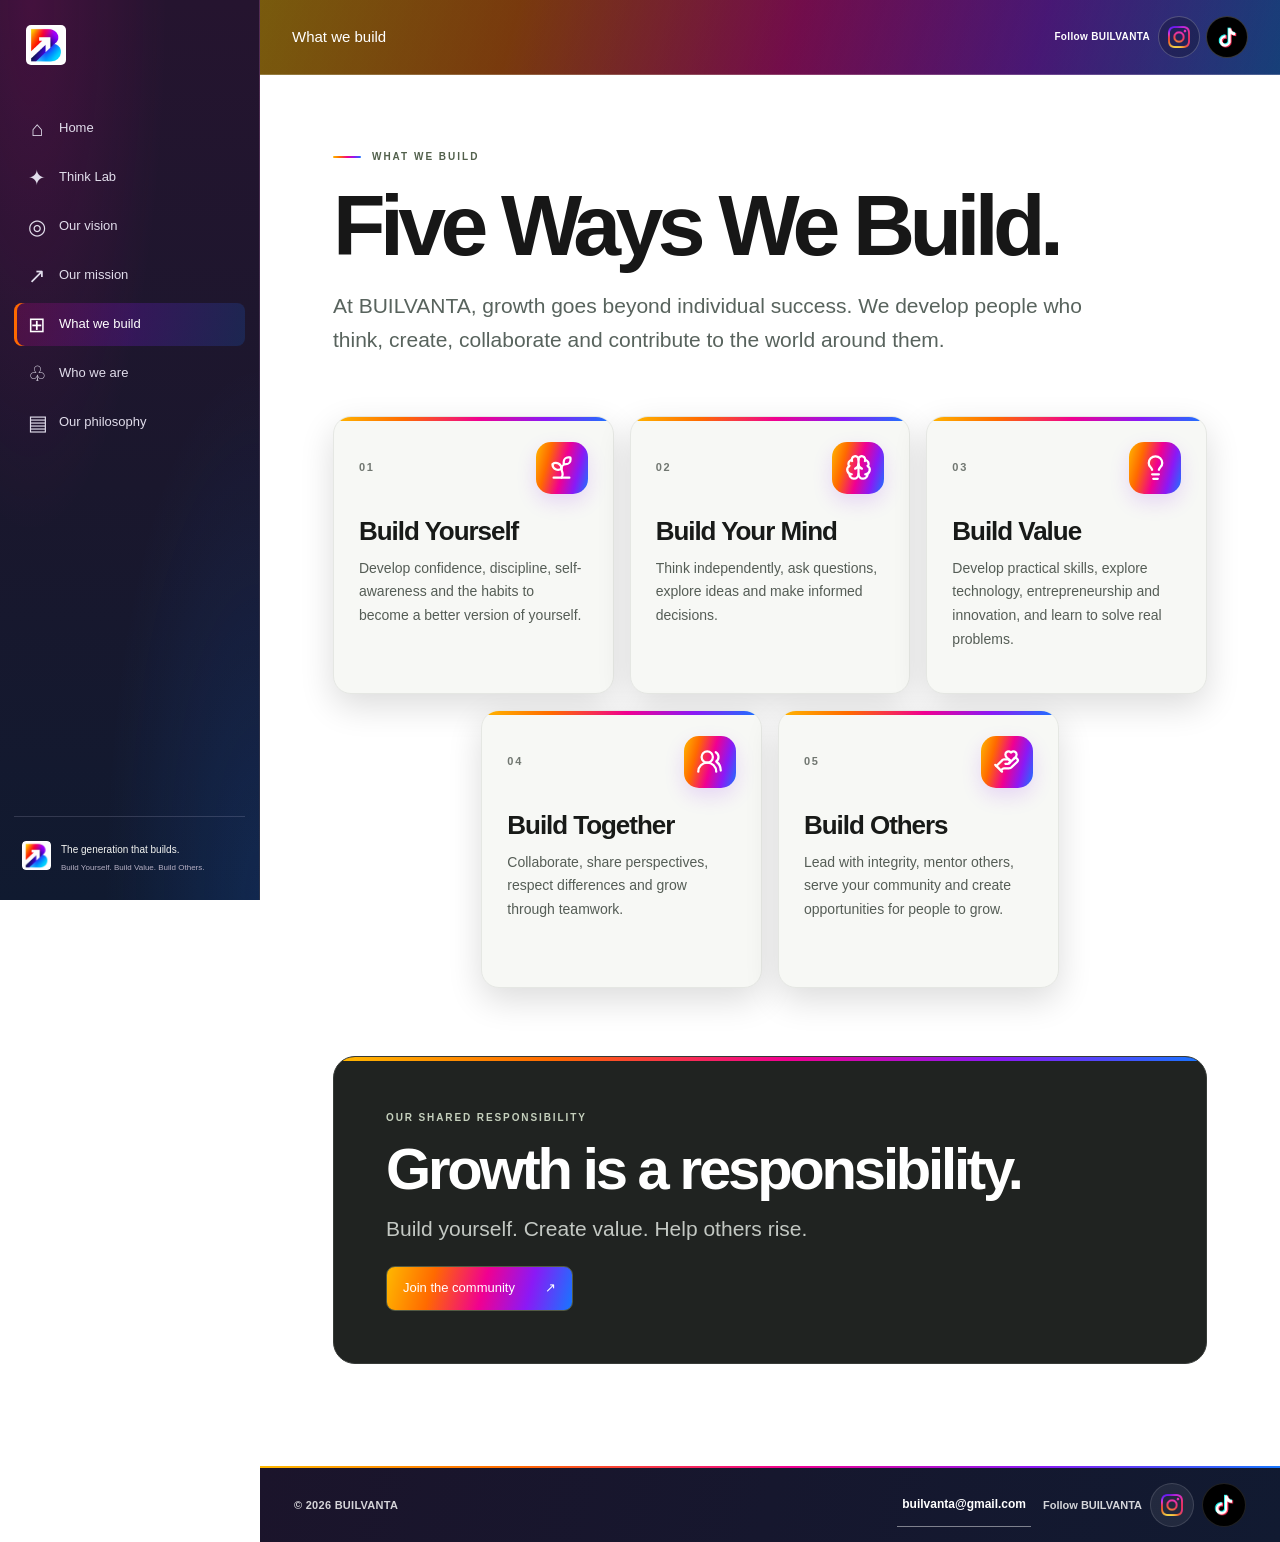
<file: what-we-build.html>
<!doctype html>
<html lang="en"><head><meta charset="utf-8"><meta name="viewport" content="width=device-width, initial-scale=1"><meta name="theme-color" content="#24142f"><meta name="description" content="BUILVANTA develops people through personal growth, independent thinking, practical skills, collaboration and service."><title>BUILVANTA | What we build</title><link rel="icon" href="assets/brand/builvanta-mark.png" type="image/png" sizes="512x512"><link rel="stylesheet" href="styles.css"><link rel="stylesheet" href="what-we-build.css"><script src="script.js" defer></script></head><body class="content-page what-build-page"><a class="skip" href="#main">Skip to content</a><button class="backdrop" tabindex="-1" aria-label="Close navigation" hidden></button>
<aside class="sidebar" id="sidebar"><div class="sidebar-brand"><a href="index.html" class="brand" aria-label="BUILVANTA home"><img class="brand-image" src="assets/brand/builvanta-mark.png" alt="" width="40" height="40"></a><button class="close-menu icon-button" aria-label="Close navigation">×</button></div><nav aria-label="Main navigation"><a href="index.html" ><span class="nav-icon" aria-hidden="true">⌂</span>Home</a><a href="think-lab.html" ><span class="nav-icon" aria-hidden="true">✦</span>Think Lab</a><a href="vision.html" ><span class="nav-icon" aria-hidden="true">◎</span>Our vision</a><a href="mission.html" ><span class="nav-icon" aria-hidden="true">↗</span>Our mission</a><a href="what-we-build.html" aria-current="page"><span class="nav-icon" aria-hidden="true">⊞</span>What we build</a><a href="who-we-are.html" ><span class="nav-icon" aria-hidden="true">♧</span>Who we are</a><a href="philosophy.html" ><span class="nav-icon" aria-hidden="true">▤</span>Our philosophy</a></nav><div class="sidebar-bottom"><span class="little-mark" aria-hidden="true"><img src="assets/brand/builvanta-mark.png" alt="" width="29" height="29"></span><div><strong>The generation that builds.</strong><p>Build Yourself. Build Value. Build Others.</p></div></div></aside>
<div class="workspace"><header class="topbar"><button class="open-menu icon-button" aria-label="Open navigation" aria-expanded="false" aria-controls="sidebar">☰</button><span>What we build</span><div class="topbar-social" role="group" aria-label="BUILVANTA social profiles"><span class="topbar-social__label">Follow BUILVANTA</span><div class="topbar-social__links"><a class="topbar-social__link topbar-social__link--instagram" href="https://www.instagram.com/builvanta/" target="_blank" rel="noopener noreferrer" aria-label="Visit BUILVANTA on Instagram (opens in a new tab)"><img src="assets/brand/instagram-glyph-gradient.webp" alt="" width="22" height="22"></a><a class="topbar-social__link topbar-social__link--tiktok" href="https://www.tiktok.com/@builvanta" target="_blank" rel="noopener noreferrer" aria-label="Visit BUILVANTA on TikTok (opens in a new tab)"><img src="assets/brand/tiktok-icon-official.png" alt="" width="30" height="30"></a></div></div></header><main id="main" tabindex="-1" class="article-main"><article><p class="eyebrow">What we build</p><h1>Five Ways We Build.</h1><div class="article-copy">
<p class="build-hero__support">At BUILVANTA, growth goes beyond individual success. We develop people who think, create, collaborate and contribute to the world around them.</p>
<section class="build-pillars" aria-label="The five ways BUILVANTA builds">
  <article class="build-card" aria-labelledby="build-yourself-heading">
    <div class="build-card__top"><span class="build-card__number">01</span><span class="build-card__icon" aria-hidden="true"><img src="assets/icons/what-we-build/sprout.svg" width="27" height="27" alt=""></span></div>
    <h2 id="build-yourself-heading">Build Yourself</h2>
    <p>Develop confidence, discipline, self-awareness and the habits to become a better version of yourself.</p>
  </article>
  <article class="build-card" aria-labelledby="build-mind-heading">
    <div class="build-card__top"><span class="build-card__number">02</span><span class="build-card__icon" aria-hidden="true"><img src="assets/icons/what-we-build/brain.svg" width="27" height="27" alt=""></span></div>
    <h2 id="build-mind-heading">Build Your Mind</h2>
    <p>Think independently, ask questions, explore ideas and make informed decisions.</p>
  </article>
  <article class="build-card" aria-labelledby="build-value-heading">
    <div class="build-card__top"><span class="build-card__number">03</span><span class="build-card__icon" aria-hidden="true"><img src="assets/icons/what-we-build/lightbulb.svg" width="27" height="27" alt=""></span></div>
    <h2 id="build-value-heading">Build Value</h2>
    <p>Develop practical skills, explore technology, entrepreneurship and innovation, and learn to solve real problems.</p>
  </article>
  <article class="build-card" aria-labelledby="build-together-heading">
    <div class="build-card__top"><span class="build-card__number">04</span><span class="build-card__icon" aria-hidden="true"><img src="assets/icons/what-we-build/users-round.svg" width="27" height="27" alt=""></span></div>
    <h2 id="build-together-heading">Build Together</h2>
    <p>Collaborate, share perspectives, respect differences and grow through teamwork.</p>
  </article>
  <article class="build-card" aria-labelledby="build-others-heading">
    <div class="build-card__top"><span class="build-card__number">05</span><span class="build-card__icon" aria-hidden="true"><img src="assets/icons/what-we-build/hand-heart.svg" width="27" height="27" alt=""></span></div>
    <h2 id="build-others-heading">Build Others</h2>
    <p>Lead with integrity, mentor others, serve your community and create opportunities for people to grow.</p>
  </article>
</section>
<section class="build-closing" aria-labelledby="build-closing-heading">
  <p class="build-closing__label">OUR SHARED RESPONSIBILITY</p>
  <h2 id="build-closing-heading">Growth is a responsibility.</h2>
  <p class="build-closing__support">Build yourself. Create value. Help others rise.</p>
  <a class="article-join" href="https://tally.so/r/rDDdZR" target="_blank" rel="noopener noreferrer">Join the community <span aria-hidden="true">↗</span></a>
</section>
</div></article></main><footer class="site-footer"><span class="site-footer__brandline">© <span id="year">2026</span> BUILVANTA</span><address class="site-footer__links"><a class="site-footer__email" href="mailto:builvanta@gmail.com">builvanta@gmail.com</a><div class="site-footer__social" role="group" aria-label="BUILVANTA social profiles"><span class="site-footer__follow">Follow BUILVANTA</span><a class="site-footer__social-link site-footer__instagram" href="https://www.instagram.com/builvanta/" target="_blank" rel="noopener noreferrer" aria-label="Visit BUILVANTA on Instagram (opens in a new tab)"><img src="assets/brand/instagram-glyph-gradient.webp" alt="" width="20" height="20"></a><a class="site-footer__social-link site-footer__tiktok" href="https://www.tiktok.com/@builvanta" target="_blank" rel="noopener noreferrer" aria-label="Visit BUILVANTA on TikTok (opens in a new tab)"><img src="assets/brand/tiktok-icon-official.png" alt="" width="30" height="30"></a></div></address></footer></div></body></html>
</file>
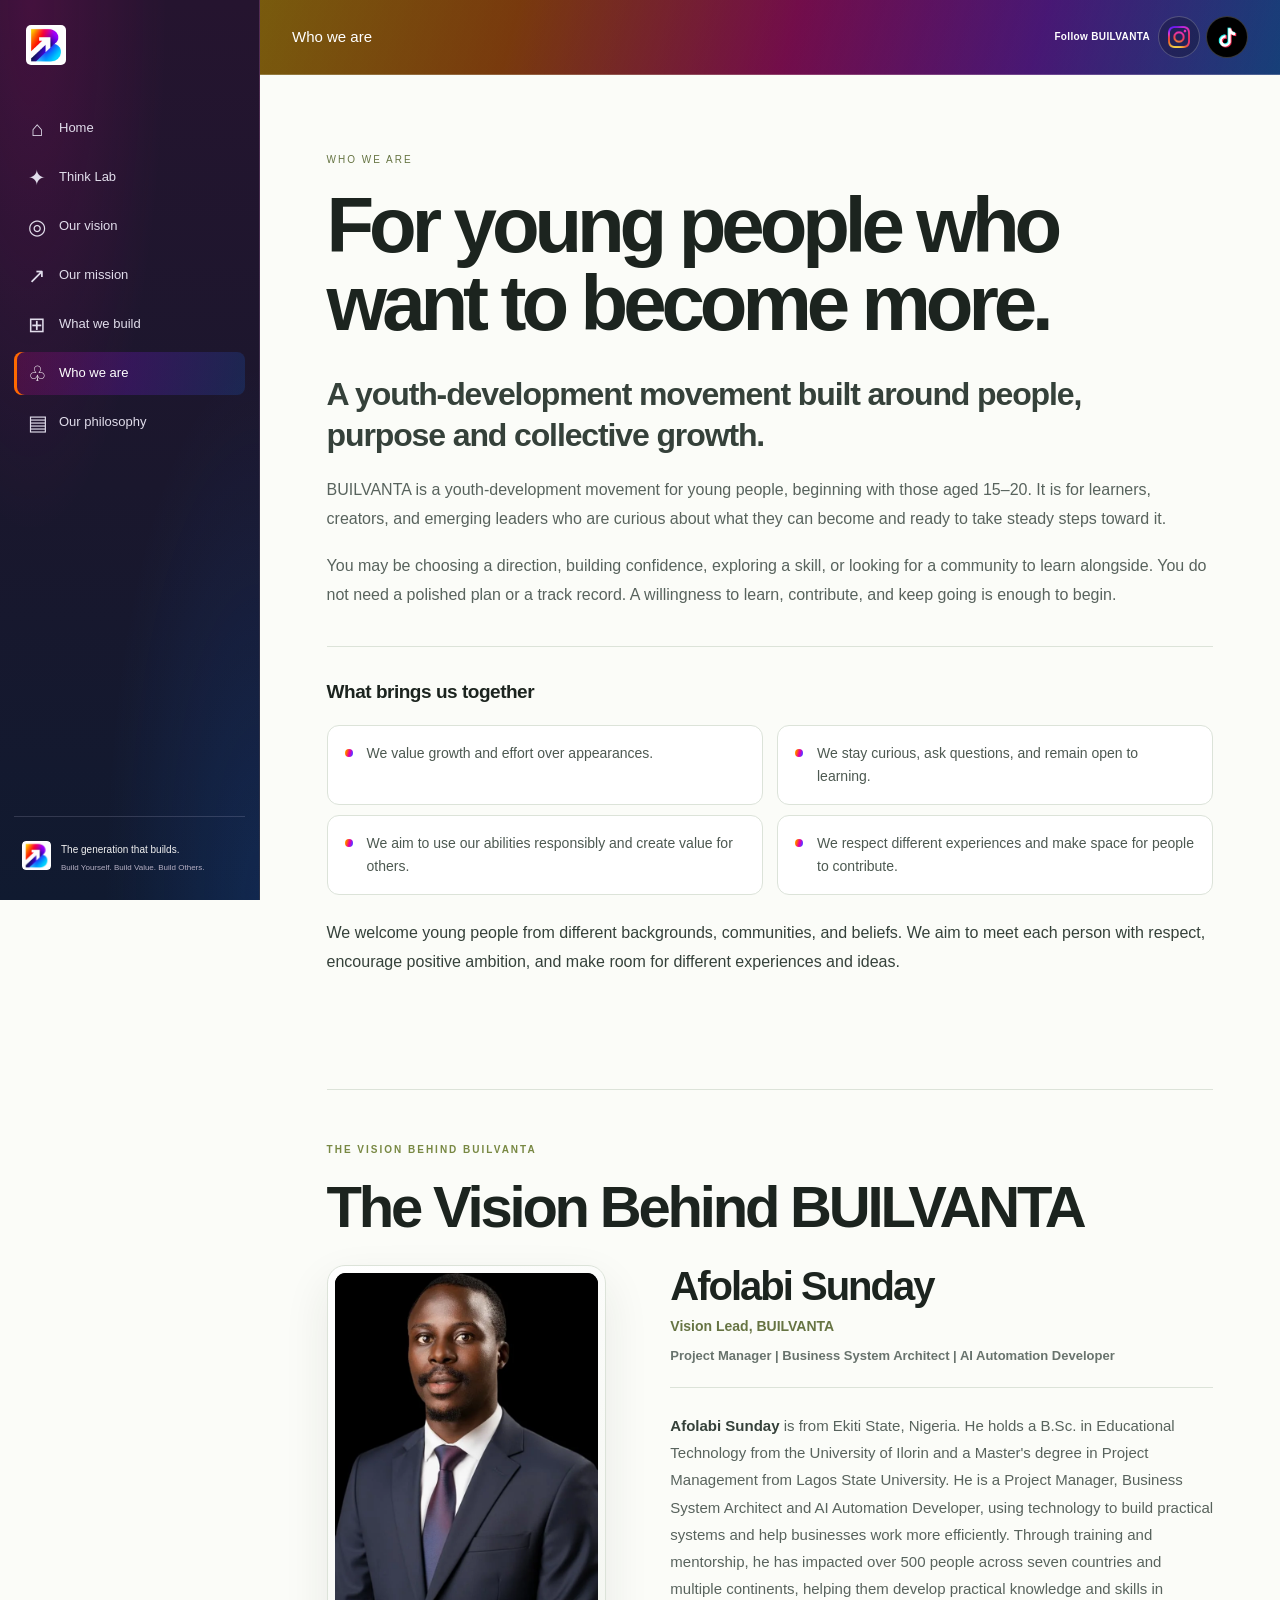
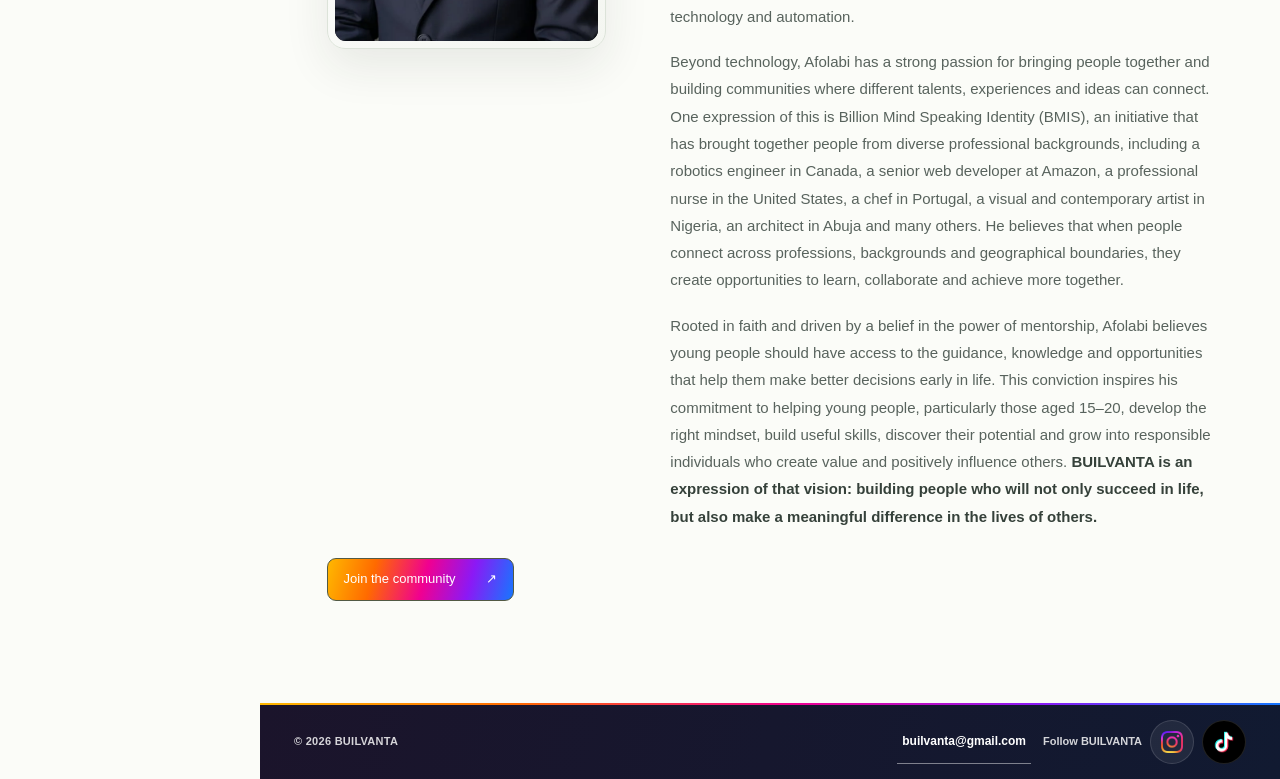
<file: who-we-are.html>
<!doctype html>
<html lang="en"><head><meta charset="utf-8"><meta name="viewport" content="width=device-width, initial-scale=1"><meta name="theme-color" content="#24142f"><meta name="description" content="Meet BUILVANTA, the youth-development community, and Afolabi Sunday, the Vision Lead helping drive its purpose."><title>BUILVANTA | Who we are</title><link rel="icon" href="assets/brand/builvanta-mark.png" type="image/png" sizes="512x512"><link rel="stylesheet" href="styles.css"><link rel="stylesheet" href="who-we-are.css"><script src="script.js" defer></script></head><body class="content-page who-we-are-page"><a class="skip" href="#main">Skip to content</a><button class="backdrop" tabindex="-1" aria-label="Close navigation" hidden></button>
<aside class="sidebar" id="sidebar"><div class="sidebar-brand"><a href="index.html" class="brand" aria-label="BUILVANTA home"><img class="brand-image" src="assets/brand/builvanta-mark.png" alt="" width="40" height="40"></a><button class="close-menu icon-button" aria-label="Close navigation">×</button></div><nav aria-label="Main navigation"><a href="index.html" ><span class="nav-icon" aria-hidden="true">⌂</span>Home</a><a href="think-lab.html" ><span class="nav-icon" aria-hidden="true">✦</span>Think Lab</a><a href="vision.html" ><span class="nav-icon" aria-hidden="true">◎</span>Our vision</a><a href="mission.html" ><span class="nav-icon" aria-hidden="true">↗</span>Our mission</a><a href="what-we-build.html" ><span class="nav-icon" aria-hidden="true">⊞</span>What we build</a><a href="who-we-are.html" aria-current="page"><span class="nav-icon" aria-hidden="true">♧</span>Who we are</a><a href="philosophy.html" ><span class="nav-icon" aria-hidden="true">▤</span>Our philosophy</a></nav><div class="sidebar-bottom"><span class="little-mark" aria-hidden="true"><img src="assets/brand/builvanta-mark.png" alt="" width="29" height="29"></span><div><strong>The generation that builds.</strong><p>Build Yourself. Build Value. Build Others.</p></div></div></aside>
<div class="workspace"><header class="topbar"><button class="open-menu icon-button" aria-label="Open navigation" aria-expanded="false" aria-controls="sidebar">☰</button><span>Who we are</span><div class="topbar-social" role="group" aria-label="BUILVANTA social profiles"><span class="topbar-social__label">Follow BUILVANTA</span><div class="topbar-social__links"><a class="topbar-social__link topbar-social__link--instagram" href="https://www.instagram.com/builvanta/" target="_blank" rel="noopener noreferrer" aria-label="Visit BUILVANTA on Instagram (opens in a new tab)"><img src="assets/brand/instagram-glyph-gradient.webp" alt="" width="22" height="22"></a><a class="topbar-social__link topbar-social__link--tiktok" href="https://www.tiktok.com/@builvanta" target="_blank" rel="noopener noreferrer" aria-label="Visit BUILVANTA on TikTok (opens in a new tab)"><img src="assets/brand/tiktok-icon-official.png" alt="" width="30" height="30"></a></div></div></header><main id="main" tabindex="-1" class="article-main"><article><p class="eyebrow">Who we are</p><h1>For young people who want to become more.</h1><div class="article-copy">
<section class="who-introduction" aria-labelledby="who-introduction-heading">
  <h2 id="who-introduction-heading" class="who-section-title">A youth-development movement built around people, purpose and collective growth.</h2>
  <p>BUILVANTA is a youth-development movement for young people, beginning with those aged 15–20. It is for learners, creators, and emerging leaders who are curious about what they can become and ready to take steady steps toward it.</p>
  <p>You may be choosing a direction, building confidence, exploring a skill, or looking for a community to learn alongside. You do not need a polished plan or a track record. A willingness to learn, contribute, and keep going is enough to begin.</p>
  <div class="who-values-block">
    <h3>What brings us together</h3>
    <ul class="who-values">
      <li>We value growth and effort over appearances.</li>
      <li>We stay curious, ask questions, and remain open to learning.</li>
      <li>We aim to use our abilities responsibly and create value for others.</li>
      <li>We respect different experiences and make space for people to contribute.</li>
    </ul>
  </div>
  <p class="who-welcome">We welcome young people from different backgrounds, communities, and beliefs. We aim to meet each person with respect, encourage positive ambition, and make room for different experiences and ideas.</p>
</section>
<section class="who-profile" aria-labelledby="who-profile-heading">
  <div class="who-profile__heading">
    <p class="who-overline">The vision behind BUILVANTA</p>
    <h2 id="who-profile-heading">The Vision Behind BUILVANTA</h2>
  </div>
  <div class="who-profile__grid">
    <figure class="who-profile__portrait">
      <img src="assets/images/who-we-are/afolabi-sunday.webp" alt="Portrait of Afolabi Sunday wearing a dark suit and tie against a black background." width="656" height="916" loading="lazy" decoding="async">
    </figure>
    <div class="who-profile__details">
      <header class="who-profile__identity">
        <h3>Afolabi Sunday</h3>
        <p class="who-profile__role">Vision Lead, BUILVANTA</p>
        <p class="who-profile__profession">Project Manager <span aria-hidden="true">|</span> Business System Architect <span aria-hidden="true">|</span> AI Automation Developer</p>
      </header>
      <div class="who-profile__bio">
        <p><strong>Afolabi Sunday</strong> is from Ekiti State, Nigeria. He holds a B.Sc. in Educational Technology from the University of Ilorin and a Master's degree in Project Management from Lagos State University. He is a Project Manager, Business System Architect and AI Automation Developer, using technology to build practical systems and help businesses work more efficiently. Through training and mentorship, he has impacted over 500 people across seven countries and multiple continents, helping them develop practical knowledge and skills in technology and automation.</p>
        <p>Beyond technology, Afolabi has a strong passion for bringing people together and building communities where different talents, experiences and ideas can connect. One expression of this is Billion Mind Speaking Identity (BMIS), an initiative that has brought together people from diverse professional backgrounds, including a robotics engineer in Canada, a senior web developer at Amazon, a professional nurse in the United States, a chef in Portugal, a visual and contemporary artist in Nigeria, an architect in Abuja and many others. He believes that when people connect across professions, backgrounds and geographical boundaries, they create opportunities to learn, collaborate and achieve more together.</p>
        <p>Rooted in faith and driven by a belief in the power of mentorship, Afolabi believes young people should have access to the guidance, knowledge and opportunities that help them make better decisions early in life. This conviction inspires his commitment to helping young people, particularly those aged 15–20, develop the right mindset, build useful skills, discover their potential and grow into responsible individuals who create value and positively influence others. <strong>BUILVANTA is an expression of that vision: building people who will not only succeed in life, but also make a meaningful difference in the lives of others.</strong></p>
      </div>
    </div>
  </div>
</section>
</div><a class="article-join" href="https://tally.so/r/rDDdZR" target="_blank" rel="noopener noreferrer">Join the community <span aria-hidden="true">↗</span></a></article></main><footer class="site-footer"><span class="site-footer__brandline">© <span id="year">2026</span> BUILVANTA</span><address class="site-footer__links"><a class="site-footer__email" href="mailto:builvanta@gmail.com">builvanta@gmail.com</a><div class="site-footer__social" role="group" aria-label="BUILVANTA social profiles"><span class="site-footer__follow">Follow BUILVANTA</span><a class="site-footer__social-link site-footer__instagram" href="https://www.instagram.com/builvanta/" target="_blank" rel="noopener noreferrer" aria-label="Visit BUILVANTA on Instagram (opens in a new tab)"><img src="assets/brand/instagram-glyph-gradient.webp" alt="" width="20" height="20"></a><a class="site-footer__social-link site-footer__tiktok" href="https://www.tiktok.com/@builvanta" target="_blank" rel="noopener noreferrer" aria-label="Visit BUILVANTA on TikTok (opens in a new tab)"><img src="assets/brand/tiktok-icon-official.png" alt="" width="30" height="30"></a></div></address></footer></div></body></html>
</file>
<file: styles.css>
:root{color-scheme:dark;--bg:#212121;--text:#f2f2f2;--muted:#a6a6a6;--accent:#d1f58a;font-family:Arial,Helvetica,sans-serif}*{box-sizing:border-box}body{margin:0;background:var(--bg);color:var(--text);font-size:14px;line-height:1.6}a{color:inherit;text-decoration:none}button{font:inherit;color:inherit;cursor:pointer}a:focus-visible,button:focus-visible{outline:2px solid var(--accent);outline-offset:4px}.sidebar{position:fixed;inset:0 auto 0 0;width:260px;background:#171717;display:flex;flex-direction:column;padding:25px 14px;z-index:30}.sidebar-brand{display:flex;align-items:center;justify-content:space-between;padding:0 12px;margin-bottom:42px}.brand{display:flex;align-items:center;gap:10px;font-size:16px;font-weight:700;letter-spacing:.5px}.brand-symbol{font-size:25px;line-height:1;color:var(--accent);letter-spacing:-2px}.sidebar nav{display:flex;flex-direction:column;gap:6px}.sidebar nav a{display:flex;align-items:center;gap:13px;padding:11px 14px;border-radius:8px;color:#c4c4c4;font-size:13px;transition:background .2s}.sidebar nav a:hover{background:#242424;color:white}.sidebar nav a[aria-current]{background:#2b2b2b;color:white}.nav-icon{width:18px;text-align:center;font-size:21px;line-height:1}.sidebar-bottom{margin-top:auto;display:flex;gap:10px;align-items:center;border-top:1px solid #2b2b2b;padding:20px 8px 0}.little-mark{width:29px;height:29px;display:grid;place-items:center;border:1px solid #45483e;border-radius:50%;color:var(--accent);font-weight:bold;font-size:19px;letter-spacing:-1px}.sidebar-bottom strong{font-size:10px;font-weight:500}.sidebar-bottom p{font-size:8px;color:var(--muted);margin:3px 0 0}.workspace{margin-left:260px;min-height:100svh;display:flex;flex-direction:column}.home-page .workspace{height:100svh}.topbar{height:75px;flex-shrink:0;display:flex;align-items:center;padding:0 32px;gap:16px;color:#d1d1d1;font-size:15px}.topbar-note{margin-left:auto;font-size:11px;color:#858585}.home-main{display:flex;align-items:center;justify-content:center;flex:1;min-height:0;padding:24px 40px 80px}.welcome{width:min(640px,100%);text-align:center;animation:appear .5s ease-out}.welcome-symbol{font-size:46px;letter-spacing:-4px;color:var(--accent);font-weight:700;line-height:1;margin-bottom:28px}.eyebrow{font-size:9px;letter-spacing:1.8px;color:var(--muted);font-weight:500;margin:0 0 14px}h1{font-size:clamp(28px,3vw,40px);line-height:1.23;letter-spacing:-1.2px;font-weight:500;margin:0}.intro{font-size:15px;color:var(--muted);margin:16px 0 32px}.join-button{display:flex;align-items:center;justify-content:space-between;text-align:left;gap:20px;background:var(--accent);color:#20251a;border-radius:16px;padding:23px 24px;font-size:13px;font-weight:700;letter-spacing:.15px;transition:background .2s,transform .2s;animation:glow 5s ease-in-out infinite}.join-button:hover{background:#def9ae;transform:translateY(-2px)}.join-button:active{transform:translateY(0)}.button-arrow{display:grid;place-items:center;width:34px;height:34px;flex-shrink:0;border-radius:50%;background:#20251a;color:var(--accent);font-size:23px;font-weight:400}.support{font-size:11px;color:#8e8e8e;margin:16px 0 0}.mobile-break{display:none}footer{text-align:center;padding:16px 20px 20px;font-size:10px;color:#818181;flex-shrink:0}.footer-separator{margin:0 9px}.icon-button{display:none;border:0;background:none;align-items:center;justify-content:center;width:36px;height:36px;border-radius:6px;font-size:25px}.icon-button:hover{background:#333}.article-main{flex:1;padding:65px 40px 60px}.article-main article{max-width:690px;margin:auto}.article-main .eyebrow{color:var(--accent);font-size:10px}.article-main h1{font-size:38px;max-width:620px}.article-copy{margin-top:32px;font-size:15px;line-height:1.85;color:#bcbcbc}.article-copy p{margin:0 0 20px}.article-copy li{padding:5px 0}.article-copy ul{padding-left:20px}.article-join{display:inline-flex;align-items:center;gap:30px;margin-top:20px;border:1px solid #525a44;border-radius:9px;padding:10px 16px;font-size:13px;color:var(--accent)}.article-join:hover{background:#2b3025}.pillar{display:flex;gap:22px;padding:20px 0;border-bottom:1px solid #343434}.pillar:first-child{padding-top:0}.pillar h2{font-size:17px;font-weight:500;color:var(--text);margin:0 0 5px}.pillar p{font-size:14px;margin:0}.pillar>span{font-size:11px;color:#8f977f;padding-top:4px}.skip{position:fixed;z-index:100;left:12px;top:10px;transform:translateY(-160%);background:var(--accent);color:#171717;padding:10px 18px;border-radius:5px}.skip:focus{transform:translateY(0)}.backdrop{position:fixed;inset:0;background:#0008;border:0;z-index:25}.backdrop[hidden]{display:none}@keyframes appear{from{opacity:0;transform:translateY(8px)}to{opacity:1;transform:translateY(0)}}@keyframes glow{50%{box-shadow:0 0 28px #d1f58016}}
@media(max-width:900px){.sidebar{width:230px}.workspace{margin-left:230px}.home-main{padding-inline:28px}.join-button{font-size:11px;padding:20px}.topbar-note{display:none}.article-main{padding:40px 28px}}
@media(max-width:700px){.sidebar{width:270px;transform:translateX(-100%);transition:transform .2s}.sidebar.is-open{transform:translateX(0)}.workspace{margin-left:0}.icon-button{display:flex}.topbar{height:66px;padding:0 17px;font-size:14px}.topbar-note{display:block;font-size:9px}.home-main{padding:20px 24px 70px}.welcome-symbol{font-size:42px;margin-bottom:25px}.eyebrow{font-size:8px;letter-spacing:1.2px}h1{font-size:30px;letter-spacing:-.8px}.intro{font-size:13px;margin:14px 0 28px}.join-button{padding:20px;font-size:12px;border-radius:14px;line-height:1.65}.mobile-break{display:block}.support{font-size:10px}.article-main{padding:38px 25px}.article-main h1{font-size:32px}.article-copy{font-size:14px}footer{font-size:9px;padding-bottom:16px}.menu-open{overflow:hidden}}
@media(max-width:360px){.topbar-note{display:none}.home-main{padding-inline:18px}.join-button{padding:17px 14px;font-size:10px}.intro{font-size:12px}.eyebrow{font-size:7px}.support{font-size:9px}h1{font-size:27px}footer{font-size:8px}}
@media(max-height:600px){.home-main{padding-top:10px;padding-bottom:10px}.welcome-symbol{font-size:30px;margin-bottom:12px}.intro{margin:10px 0 15px}.join-button{padding-block:15px}.support{margin-top:10px}.topbar{height:55px}.sidebar-brand{margin-bottom:20px}}
@media(prefers-reduced-motion:reduce){*,*:before,*:after{animation:none!important;transition:none!important}}

/* Existing content-page section heading style. */
.article-copy h2{font-size:17px;font-weight:500;color:var(--text);margin:28px 0 10px}

/* Vision page only: editorial, image-led journey. */
.vision-page{--vision-paper:#fbfcf8;--vision-ink:#1c241f;--vision-muted:#58635d;--vision-line:#dce3d9;--vision-accent:#a4cf43;color-scheme:light;background:var(--vision-paper);color:var(--vision-ink)}
.vision-page .workspace{background:var(--vision-paper)}
.vision-page .topbar{color:#4c5751}
.vision-page .topbar-note{color:#68736d}
.vision-page footer{color:#68736d}
.vision-page .sidebar{color:var(--text)}
.vision-page .article-main{padding:clamp(42px,6vw,88px) clamp(24px,5.2vw,82px) clamp(56px,8vw,112px)}
.vision-page .article-main article{width:100%;max-width:1180px;margin:0 auto}
.vision-page .article-main .eyebrow{color:#667443;font-size:10px;letter-spacing:.2em;text-transform:uppercase;margin-bottom:18px}
.vision-page .article-main h1{max-width:900px;color:var(--vision-ink);font-size:clamp(44px,7vw,88px);font-weight:600;letter-spacing:-.065em;line-height:.98}
.vision-page .article-copy{margin-top:34px;color:var(--vision-muted);font-size:16px;line-height:1.8}
.vision-page .article-copy p{margin:0 0 20px}
.vision-page .vision-opening{max-width:880px}
.vision-page .vision-opening__lead{font-size:clamp(19px,2.25vw,25px);line-height:1.58;color:#35413a;letter-spacing:-.018em}
.vision-page .vision-quote{margin:42px 0 84px;padding:22px 28px;border-left:4px solid transparent;border-image:linear-gradient(180deg,#d1f58a,#68c9a9,#a997e8) 1;background:linear-gradient(100deg,rgba(209,245,138,.12),rgba(104,201,169,.05) 58%,rgba(169,151,232,.07))}
.vision-page .vision-quote p{max-width:790px;margin:0;color:#253128;font-size:clamp(23px,3vw,36px);font-weight:500;line-height:1.35;letter-spacing:-.035em}
.vision-page .vision-overline,.vision-page .vision-stage__label{color:#778842;font-size:10px;font-weight:700;letter-spacing:.18em;line-height:1.5;text-transform:uppercase}
.vision-page .vision-roles{max-width:980px;margin:0 auto 70px}
.vision-page .vision-roles h2,.vision-page .vision-future h2{max-width:760px;margin:0 0 18px;color:var(--vision-ink);font-size:clamp(30px,4vw,48px);font-weight:550;letter-spacing:-.045em;line-height:1.12}
.vision-page .vision-roles>p:not(.vision-overline):not(.vision-note){max-width:760px}
.vision-page .vision-role-list{display:grid;grid-template-columns:repeat(2,minmax(0,1fr));gap:0 44px;margin:28px 0 12px}
.vision-page .vision-role-list div{border-top:1px solid var(--vision-line);padding:18px 0 16px}
.vision-page .vision-role-list dt{color:#26332a;font-size:13px;font-weight:700;letter-spacing:.12em;text-transform:uppercase}
.vision-page .vision-role-list dd{margin:6px 0 0;color:var(--vision-muted);font-size:14px;line-height:1.7}
.vision-page .vision-note{margin-top:16px;color:#6a756c;font-size:13px;font-style:italic}
.vision-page .vision-stage{display:grid;grid-template-columns:minmax(0,1.06fr) minmax(280px,.94fr);grid-template-areas:"copy image";align-items:center;gap:clamp(30px,5vw,76px);margin:0 0 clamp(76px,10vw,132px);padding-top:clamp(28px,4vw,52px);border-top:1px solid var(--vision-line)}
.vision-page .vision-stage--image-left{grid-template-areas:"image copy"}
.vision-page .vision-stage__copy{grid-area:copy}
.vision-page .vision-stage__copy h2{max-width:520px;margin:10px 0 18px;color:var(--vision-ink);font-size:clamp(29px,3.8vw,46px);font-weight:550;letter-spacing:-.05em;line-height:1.1}
.vision-page .vision-stage__copy p:not(.vision-stage__label){color:var(--vision-muted)}
.vision-page .vision-stage__figure{grid-area:image;min-width:0;margin:0}
.vision-page .vision-stage__figure img{display:block;width:100%;height:auto;aspect-ratio:3/2;object-fit:cover;border-radius:18px;background:#e9ece7}
.vision-page .vision-stage__figure figcaption{margin:12px 2px 0;color:#606c64;font-size:12px;font-style:italic;line-height:1.55}
.vision-page .vision-ideas{list-style:none;margin:24px 0 0;padding:0}
.vision-page .vision-ideas li{display:grid;grid-template-columns:minmax(145px,.75fr) minmax(0,1.25fr);gap:14px;border-top:1px solid var(--vision-line);padding:11px 0;color:var(--vision-muted);font-size:13px;line-height:1.55}
.vision-page .vision-ideas strong{color:#354239;font-size:12px}
.vision-page .vision-future{max-width:940px;margin:0 auto}
.vision-page .vision-closing{margin-top:42px;padding:clamp(26px,4vw,48px);border-top:4px solid transparent;border-image:linear-gradient(90deg,#c9ed6b,#70c9ae,#aa99e5) 1;background:linear-gradient(115deg,rgba(209,245,138,.16),rgba(115,203,176,.08) 60%,rgba(169,151,232,.10))}
.vision-page .vision-closing__statement{max-width:810px;margin:0 0 18px;color:#202b23;font-size:clamp(31px,5vw,58px);font-weight:600;letter-spacing:-.055em;line-height:1.04;text-transform:uppercase}
.vision-page .vision-closing__brand{margin:0 0 5px;color:#344131;font-size:12px;font-weight:700;letter-spacing:.12em}
.vision-page .vision-closing__philosophy{margin:0;color:#56634c;font-size:12px;letter-spacing:.1em;text-transform:uppercase}
.vision-page .vision-join{display:inline-flex;align-items:center;justify-content:space-between;gap:24px;margin-top:27px;padding:14px 18px;border-radius:9px;background:#d1f58a;color:#20251a;font-size:13px;font-weight:700;transition:transform .2s,background .2s}
.vision-page .vision-join:hover{transform:translateY(-2px);background:#def9ae}
.vision-page .vision-join span{font-size:20px;line-height:1}
.vision-page .vision-film{width:100%;max-width:1060px;margin:clamp(34px,4.5vw,56px) auto clamp(58px,7vw,92px)}
.vision-page .vision-film video{display:block;width:100%;height:auto;max-height:72svh;aspect-ratio:16/9;object-fit:contain;border-radius:18px;background:#111;box-shadow:0 18px 52px rgba(21,31,24,.12)}
@media(max-width:900px){.vision-page .article-main{padding-inline:clamp(24px,4vw,46px)}.vision-page .vision-stage{grid-template-columns:minmax(0,1fr) minmax(250px,.9fr);gap:28px}.vision-page .vision-ideas li{grid-template-columns:1fr;gap:3px}}
@media(max-width:700px){.vision-page .article-main{padding:34px 22px 64px}.vision-page .article-main h1{font-size:clamp(42px,12vw,62px)}.vision-page .article-copy{margin-top:26px;font-size:15px}.vision-page .vision-quote{margin:30px 0 58px;padding:18px 20px}.vision-page .vision-roles{margin-bottom:54px}.vision-page .vision-role-list{grid-template-columns:1fr;gap:0}.vision-page .vision-stage,.vision-page .vision-stage--image-left{grid-template-columns:minmax(0,1fr);grid-template-areas:"copy" "image";gap:22px;margin-bottom:64px;padding-top:28px}.vision-page .vision-stage__figure img{border-radius:14px}.vision-page .vision-stage__copy h2{font-size:34px}.vision-page .vision-ideas li{grid-template-columns:minmax(0,1fr);gap:3px}.vision-page .vision-future h2{font-size:34px}.vision-page .vision-closing{margin-top:30px;padding:25px 20px}.vision-page .vision-closing__statement{font-size:clamp(30px,9vw,44px)}.vision-page .vision-film{margin:30px auto 58px}.vision-page .vision-film video{max-height:62svh;border-radius:12px}}
@media(max-width:360px){.vision-page .article-main{padding-inline:18px}.vision-page .vision-quote{padding-inline:16px}.vision-page .vision-role-list dd{font-size:13px}}

/* Image-only BUILVANTA emblem used consistently across site headers and favicon. */
.brand{width:40px;height:40px;gap:0;padding:0}
.brand-image{display:block;width:40px;height:40px;object-fit:contain;border-radius:5px}
.little-mark{display:block;flex:0 0 29px;width:29px;height:29px;border:0;border-radius:4px;overflow:hidden;color:inherit}
.little-mark img{display:block;width:29px;height:29px;object-fit:contain;border-radius:4px}
.welcome-logo{display:block;width:72px;height:72px;object-fit:contain;margin:0 auto 28px;border-radius:10px}
@media(max-width:700px){.welcome-logo{width:64px;height:64px;margin-bottom:25px}}
@media(max-width:360px){.welcome-logo{width:58px;height:58px}}
@media(max-height:600px){.welcome-logo{width:48px;height:48px;margin-bottom:12px}}

/* Preserve the full-width composition of the replacement leadership photo. */
.vision-page .vision-stage--leadership .vision-stage__figure img{aspect-ratio:16/9}


/* Official BUILVANTA gradient for existing primary calls to action only. */
:root{--primary-cta-gradient:linear-gradient(105deg,#FFB800 0%,#FF6A00 25%,#F00091 52%,#8B19F5 76%,#1677FF 100%)}
.join-button,.article-join,.vision-page .vision-join{background:var(--primary-cta-gradient);color:#FFFFFF}
.join-button:hover,.article-join:hover,.vision-page .vision-join:hover{background:var(--primary-cta-gradient);filter:brightness(1.06)}
.button-arrow{background:#171717;color:#FFFFFF}
.join-button:focus-visible,.article-join:focus-visible,.vision-page .vision-join:focus-visible,.mission-page .mission-cta:focus-visible{outline:2px solid #171717;outline-offset:3px;box-shadow:0 0 0 2px #FFFFFF}

.join-button:focus-visible,.article-join:focus-visible{outline-color:#FFFFFF;box-shadow:0 0 0 2px #171717}
.vision-page .vision-join:focus-visible,.mission-page .mission-cta:focus-visible{outline-color:#171717;box-shadow:0 0 0 2px #FFFFFF}

/* Shared footer contact links: brand information left, contacts aligned to the bottom-right. */
.site-footer{display:grid;grid-template-columns:minmax(0,1fr) auto;align-items:center;gap:6px 18px}
.site-footer__brandline{justify-self:start;white-space:nowrap}
.site-footer__links{display:inline-flex;align-items:center;justify-self:end;gap:10px}
.site-footer__instagram{display:inline-flex;flex:0 0 44px;width:44px;height:44px;align-items:center;justify-content:center;border-radius:10px;transition:background-color .18s ease,transform .18s ease}
.site-footer__instagram img{display:block;width:20px;height:20px}
.site-footer__instagram:hover{transform:translateY(-1px);background:rgba(127,127,127,.12)}
.site-footer__email{display:inline-flex;min-height:44px;align-items:center;padding:0 4px;color:inherit;text-decoration:underline;text-decoration-color:currentColor;text-underline-offset:3px}
.site-footer a:focus-visible{outline:2px solid var(--accent);outline-offset:2px}
.vision-page .site-footer a:focus-visible,.mission-page .site-footer a:focus-visible,.what-build-page .site-footer a:focus-visible,.who-we-are-page .site-footer a:focus-visible,.philosophy-page .site-footer a:focus-visible{outline-color:#1c241f;box-shadow:0 0 0 2px #fff}
@media(max-width:540px){.site-footer{grid-template-columns:minmax(0,1fr);row-gap:2px}.site-footer__brandline{justify-self:center;text-align:center;white-space:normal}.site-footer__links{justify-self:end}}
@media(max-width:360px){.site-footer{padding-inline:12px}}
@media(prefers-reduced-motion:reduce){.site-footer__instagram{transition:none}.site-footer__instagram:hover{transform:none}}


/* Brand shell: complementary violet/blue navigation, signature-gradient top bar, and a minimal contact footer. */
:root{
  --brand-sidebar-gradient:radial-gradient(ellipse at 12% 0%,rgba(240,0,145,.15),transparent 42%),radial-gradient(ellipse at 100% 100%,rgba(22,119,255,.15),transparent 42%),linear-gradient(180deg,#25142f 0%,#1a172d 54%,#101a30 100%);
  --brand-topbar-gradient:linear-gradient(rgba(23,23,23,.58),rgba(23,23,23,.58)),var(--primary-cta-gradient);
  --brand-footer-gradient:linear-gradient(105deg,#1b142b 0%,#111a31 100%);
}
.sidebar{background:var(--brand-sidebar-gradient);border-right:1px solid rgba(222,216,245,.13)}
.sidebar nav a{color:#e1ddeb}
.sidebar nav a:hover{background:rgba(255,255,255,.08);color:#fff}
.sidebar nav a[aria-current]{background:linear-gradient(100deg,rgba(240,0,145,.18),rgba(139,25,245,.22),rgba(22,119,255,.17));box-shadow:inset 3px 0 0 #FF6A00;color:#fff}
.sidebar-bottom{border-top-color:rgba(222,216,245,.16)}
.sidebar-bottom p{color:#b5afc3}
body .workspace>.topbar{background:var(--brand-topbar-gradient);border-bottom:1px solid rgba(255,255,255,.2);color:#fff}
body .workspace>.topbar .topbar-note{color:rgba(255,255,255,.86)}
body .workspace>.topbar .icon-button{color:#fff}
body .workspace>.topbar .icon-button:hover{background:rgba(16,12,27,.28)}
body .workspace>.topbar .topbar-instagram{display:grid;flex:0 0 42px;width:42px;height:42px;place-items:center;margin-left:4px;border:1px solid rgba(255,255,255,.22);border-radius:50%;background:rgba(13,12,24,.28);transition:background .18s ease,transform .18s ease}
body .workspace>.topbar .topbar-instagram img{display:block;width:22px;height:22px}
body .workspace>.topbar .topbar-instagram:hover{transform:translateY(-1px);background:rgba(13,12,24,.48)}
body .workspace>.topbar a:focus-visible{outline:2px solid #fff;outline-offset:3px;box-shadow:0 0 0 2px #171717}
body .workspace>.site-footer{position:relative;display:grid;grid-template-columns:minmax(0,1fr) auto;align-items:center;gap:10px 20px;min-height:76px;padding:17px clamp(18px,3vw,34px) 15px;background:var(--brand-footer-gradient);color:#f7f5fb;text-align:left}
body .workspace>.site-footer::before{position:absolute;inset:0 0 auto;height:2px;background:var(--primary-cta-gradient);content:""}
body .workspace>.site-footer .site-footer__brandline{justify-self:start;color:rgba(255,255,255,.82);font-size:11px;font-weight:600;letter-spacing:.025em;white-space:nowrap}
body .workspace>.site-footer .site-footer__links{display:inline-flex;align-items:center;justify-self:end;gap:12px;margin:0;font-style:normal}
body .workspace>.site-footer .site-footer__email{display:inline-flex;min-height:44px;align-items:center;padding:0 5px;border-bottom:1px solid rgba(255,255,255,.45);color:#fff;font-size:12px;font-weight:600;text-decoration:none;text-underline-offset:4px;transition:border-color .18s ease,color .18s ease}
body .workspace>.site-footer .site-footer__email:hover{border-color:#FFB800;color:#fff}
body .workspace>.site-footer .site-footer__instagram{display:inline-grid;flex:0 0 44px;width:44px;height:44px;place-items:center;border:1px solid rgba(255,255,255,.13);border-radius:50%;background:rgba(255,255,255,.07);transition:background .18s ease,transform .18s ease}
body .workspace>.site-footer .site-footer__instagram img{display:block;width:21px;height:21px}
body .workspace>.site-footer .site-footer__instagram:hover{transform:translateY(-1px);background:rgba(255,255,255,.14)}
body.content-page .workspace>.site-footer a:focus-visible{outline:2px solid #fff;outline-offset:3px;box-shadow:0 0 0 2px #4c2284}
@media(max-width:540px){body .workspace>.site-footer{grid-template-columns:minmax(0,1fr);gap:4px;padding:13px 18px 14px}body .workspace>.site-footer .site-footer__brandline{justify-self:start;text-align:left}body .workspace>.site-footer .site-footer__links{display:grid;width:100%;grid-template-columns:minmax(0,1fr) auto;justify-self:stretch;gap:8px}body .workspace>.site-footer .site-footer__email{justify-self:start}body .workspace>.site-footer .site-footer__instagram{justify-self:end}}
@media(prefers-reduced-motion:reduce){body .workspace>.topbar .topbar-instagram,body .workspace>.site-footer .site-footer__email,body .workspace>.site-footer .site-footer__instagram{transition:none}body .workspace>.topbar .topbar-instagram:hover,body .workspace>.site-footer .site-footer__instagram:hover{transform:none}}


/* Shared social links: right-aligned profile icons and visible Follow us labels. */
body .workspace>.topbar .topbar-social{display:flex;align-items:center;gap:8px;flex:0 0 auto;margin-left:auto;white-space:nowrap}
body .workspace>.topbar .topbar-social__label{color:inherit;font-size:10px;font-weight:700;letter-spacing:.035em}
body .workspace>.topbar .topbar-social__links{display:flex;align-items:center;gap:6px}
body .workspace>.topbar .topbar-social__link{display:grid;flex:0 0 42px;width:42px;height:42px;place-items:center;border:1px solid rgba(255,255,255,.22);border-radius:50%;background:rgba(13,12,24,.3);transition:background .18s ease,transform .18s ease,border-color .18s ease}
body .workspace>.topbar .topbar-social__link img{display:block;width:22px;height:22px;object-fit:contain}
body .workspace>.topbar .topbar-social__link--tiktok{background:#000}
body .workspace>.topbar .topbar-social__link--tiktok img{width:29px;height:29px;border-radius:50%}
body .workspace>.topbar .topbar-social__link:hover{transform:translateY(-1px);background:rgba(13,12,24,.55);border-color:rgba(255,255,255,.4)}
body .workspace>.topbar .topbar-social__link--tiktok:hover{background:#111}
body .workspace>.site-footer .site-footer__social{display:inline-flex;align-items:center;gap:8px;white-space:nowrap}
body .workspace>.site-footer .site-footer__follow{color:rgba(255,255,255,.82);font-size:11px;font-weight:600}
body .workspace>.site-footer .site-footer__social-link{display:inline-grid;flex:0 0 44px;width:44px;height:44px;place-items:center;border:1px solid rgba(255,255,255,.13);border-radius:50%;background:rgba(255,255,255,.07);transition:background .18s ease,transform .18s ease}
body .workspace>.site-footer .site-footer__social-link img{display:block;width:22px;height:22px;object-fit:contain}
body .workspace>.site-footer .site-footer__tiktok{background:#000}
body .workspace>.site-footer .site-footer__tiktok img{width:30px;height:30px;border-radius:50%}
body .workspace>.site-footer .site-footer__social-link:hover{transform:translateY(-1px);background:rgba(255,255,255,.16)}
body .workspace>.site-footer .site-footer__tiktok:hover{background:#111}
@media(max-width:900px){body .workspace>.topbar .topbar-social{margin-left:auto}}
@media(max-width:700px){body .workspace>.topbar .topbar-note{margin-left:0}body .workspace>.topbar .topbar-social{margin-left:auto}}
@media(max-width:540px){body .workspace>.topbar{gap:5px;padding-inline:10px;font-size:13px}body .workspace>.topbar .topbar-note{display:block;margin-left:0;font-size:8px;white-space:nowrap}body .workspace>.topbar .icon-button{flex:0 0 30px;width:30px;height:30px}body .workspace>.topbar .topbar-social{gap:5px}body .workspace>.topbar .topbar-social__label{font-size:8px}body .workspace>.topbar .topbar-social__links{gap:4px}body .workspace>.topbar .topbar-social__link{flex-basis:30px;width:30px;height:30px}body .workspace>.topbar .topbar-social__link--instagram img{width:18px;height:18px}body .workspace>.topbar .topbar-social__link--tiktok img{width:23px;height:23px}body .workspace>.site-footer .site-footer__links{display:flex;flex-direction:column;align-items:stretch;justify-self:stretch;width:100%;gap:4px}body .workspace>.site-footer .site-footer__email{align-self:flex-start}body .workspace>.site-footer .site-footer__social{align-self:flex-end;gap:7px}}
@media(max-width:360px){body .workspace>.topbar{padding-inline:10px;gap:6px}body .workspace>.topbar .topbar-note{display:none}body .workspace>.topbar .topbar-social{gap:5px}body .workspace>.topbar .topbar-social__label{font-size:8px}body .workspace>.topbar .topbar-social__links{gap:4px}body .workspace>.topbar .topbar-social__link{flex-basis:32px;width:32px;height:32px}body .workspace>.topbar .topbar-social__link--instagram img{width:18px;height:18px}body .workspace>.topbar .topbar-social__link--tiktok img{width:23px;height:23px}}
@media(prefers-reduced-motion:reduce){body .workspace>.topbar .topbar-social__link,body .workspace>.site-footer .site-footer__social-link{transition:none}body .workspace>.topbar .topbar-social__link:hover,body .workspace>.site-footer .site-footer__social-link:hover{transform:none}}
</file>
<file: home.css>
/* Homepage hero panel only. Do not affect the shared header, footer, sidebar or other pages. */
.home-page .workspace{height:auto;min-height:100svh;background:#FFFFFF}
.home-page .topbar{background:var(--brand-topbar-gradient);color:#fff}
.home-page .home-main{display:flex;flex:0 0 auto;flex-direction:column;align-items:center;justify-content:flex-start;min-height:0;padding-block:0;background:#FFFFFF}
.home-page .welcome-panel{display:flex;width:min(720px,100%);align-items:center;justify-content:center;padding-block:clamp(30px,5vh,52px);padding-inline:0;background:#fff;color:#171717}
.home-page .welcome{width:min(640px,100%);color:#171717}
.home-page .welcome .eyebrow{margin:0 0 14px;color:#68736d;font-size:10px;font-weight:700;letter-spacing:.16em;line-height:1.5}
.home-page .home-hero-heading-visually-hidden{position:absolute;width:1px;height:1px;padding:0;margin:-1px;overflow:hidden;clip:rect(0,0,0,0);clip-path:inset(50%);white-space:nowrap;border:0}
.home-page .welcome-video-frame{width:min(560px,58vh,100%);aspect-ratio:16/9;margin:0 auto;overflow:hidden;border-radius:14px;background:#111}
.home-page .welcome-video{display:block;width:100%;height:100%;object-fit:cover;pointer-events:none;user-select:none}
.home-page .welcome .intro{color:#58635d;font-size:15px;line-height:1.5;margin:16px 0 32px}
.home-page .welcome .support{color:#68736d}
.home-page footer{margin-top:auto}
@media(max-width:900px){.home-page .home-main{padding-inline:14px}.home-page .welcome-panel{padding-inline:14px}}
@media(max-width:700px){.home-page .welcome-panel{padding-block:clamp(28px,5vh,42px)}.home-page .home-main{padding-inline:12px}.home-page .welcome-panel{padding-inline:12px}.home-page .welcome .eyebrow{font-size:9px;letter-spacing:.13em}.home-page .welcome-video-frame{border-radius:12px}.home-page .welcome .intro{font-size:14px;margin:14px 0 28px}}
@media(max-width:360px){.home-page .home-main{padding-inline:9px}.home-page .welcome-panel{padding-inline:9px}.home-page .welcome .eyebrow{font-size:8px;letter-spacing:.11em}}


/* New, first-page BUILVANTA introduction. Scoped to the homepage only. */
.home-page .what-is-hero{
  position:relative;
  isolation:isolate;
  display:grid;
  width:calc(100% + 80px);
  min-height:calc(100vh - 76px);
  min-height:clamp(620px,calc(100svh - 76px),820px);
  margin-inline:-40px;
  overflow:hidden;
  align-items:stretch;
  background:#101522 url("assets/videos/builvanta-intro-poster.webp") center 44%/cover no-repeat;
  color:#fff;
}
.home-page .what-is-hero__video{
  position:absolute;
  z-index:0;
  inset:0;
  width:100%;
  height:100%;
  object-fit:cover;
  object-position:center 48%;
  pointer-events:none;
  user-select:none;
}
.home-page .what-is-hero::before{
  position:absolute;
  z-index:1;
  inset:0;
  content:"";
  background:
    linear-gradient(90deg,rgba(7,11,22,.5) 0%,rgba(7,11,22,.36) 42%,rgba(7,11,22,.1) 100%),
    linear-gradient(180deg,rgba(5,8,17,.07) 0%,transparent 46%,rgba(5,8,17,.12) 100%);
  pointer-events:none;
}
.home-page .what-is-hero::after{
  position:absolute;
  z-index:1;
  inset:auto 0 0;
  height:clamp(76px,10vh,118px);
  content:"";
  background:linear-gradient(180deg,rgba(255,255,255,0),#fff 96%);
  pointer-events:none;
}
.home-page .what-is-hero__content{
  position:relative;
  z-index:2;
  display:grid;
  width:min(1280px,100%);
  min-height:inherit;
  margin:0 auto;
  padding:clamp(68px,8vw,112px) clamp(28px,7.5vw,108px) clamp(132px,15vh,176px);
  grid-template-columns:minmax(0,1fr) minmax(240px,.62fr);
  gap:clamp(36px,6vw,84px);
  align-items:center;
}
.home-page .what-is-hero__copy{max-width:720px}
.home-page .what-is-hero__eyebrow{
  display:flex;
  align-items:center;
  gap:12px;
  margin:0 0 22px;
  color:rgba(255,255,255,.95);
  font-size:11px;
  font-weight:800;
  letter-spacing:.2em;
  line-height:1.4;
  text-shadow:0 2px 16px rgba(0,0,0,.35);
}
.home-page .what-is-hero__eyebrow::before{
  width:30px;
  height:2px;
  flex:none;
  background:linear-gradient(105deg,#FFB800 0%,#FF6A00 25%,#F00091 52%,#8B19F5 76%,#1677FF 100%);
  content:"";
}
.home-page .what-is-hero__copy h1{
  margin:0 0 19px;
  color:#fff;
  font-size:clamp(42px,5.1vw,70px);
  font-weight:850;
  letter-spacing:-.055em;
  line-height:.98;
  text-shadow:0 4px 26px rgba(0,0,0,.3);
}
.home-page .what-is-hero__definition{
  max-width:760px;
  margin:0 0 21px;
  color:#fff;
  font-size:clamp(27px,3.15vw,43px);
  font-weight:750;
  letter-spacing:-.035em;
  line-height:1.12;
  text-wrap:balance;
  text-shadow:0 3px 22px rgba(0,0,0,.42);
}
.home-page .what-is-hero__description{
  max-width:690px;
  margin:0;
  color:rgba(255,255,255,.93);
  font-size:clamp(15px,1.3vw,17px);
  font-weight:450;
  line-height:1.72;
  text-shadow:0 2px 15px rgba(0,0,0,.5);
}
.home-page .what-is-hero__action{
  display:flex;
  justify-self:end;
  align-items:center;
  width:100%;
  max-width:340px;
  min-height:116px;
  padding:22px;
  border:1px solid rgba(255,255,255,.16);
  border-radius:24px;
  background:rgba(9,14,27,.31);
  box-shadow:0 22px 60px rgba(0,0,0,.2),inset 0 1px rgba(255,255,255,.08);
  backdrop-filter:blur(8px);
  -webkit-backdrop-filter:blur(8px);
}
.home-page .what-is-hero__cta{
  display:inline-flex;
  width:100%;
  min-height:66px;
  padding:10px 11px 10px 21px;
  align-items:center;
  justify-content:space-between;
  gap:16px;
  border:0;
  border-radius:15px;
  background:linear-gradient(105deg,#FFB800 0%,#FF6A00 25%,#F00091 52%,#8B19F5 76%,#1677FF 100%);
  box-shadow:0 12px 30px rgba(139,25,245,.2);
  color:#fff;
  font-size:12px;
  font-weight:850;
  letter-spacing:.08em;
  line-height:1.3;
  text-decoration:none;
  transition:transform .18s ease,box-shadow .18s ease;
}
.home-page .what-is-hero__cta:hover{transform:translateY(-2px);box-shadow:0 16px 36px rgba(139,25,245,.3)}
.home-page .what-is-hero__cta:focus-visible{outline:3px solid #fff;outline-offset:4px;box-shadow:0 0 0 7px rgba(9,14,27,.88)}
.home-page .what-is-hero__arrow{
  display:grid;
  width:44px;
  height:44px;
  flex:none;
  place-items:center;
  border-radius:50%;
  background:#171717;
  color:#fff;
  font-size:23px;
  line-height:1;
}
@media(max-width:980px){
  .home-page .what-is-hero{min-height:calc(100vh - 66px);min-height:clamp(660px,calc(100svh - 66px),900px)}
  .home-page .what-is-hero::before{
    background:
      linear-gradient(180deg,rgba(7,11,22,.1) 0%,rgba(7,11,22,.3) 34%,rgba(7,11,22,.58) 100%),
      linear-gradient(90deg,rgba(7,11,22,.12),rgba(7,11,22,0) 100%);
  }
  .home-page .what-is-hero__content{
    padding:clamp(72px,10vh,118px) clamp(28px,7vw,70px) clamp(136px,16vh,178px);
    grid-template-columns:minmax(0,1fr);
    gap:32px;
    align-content:center;
  }
  .home-page .what-is-hero__copy{max-width:760px}
  .home-page .what-is-hero__action{justify-self:start;max-width:360px}
  .home-page .what-is-hero__copy h1{font-size:clamp(40px,7vw,64px)}
  .home-page .what-is-hero__definition{font-size:clamp(28px,4.6vw,40px)}
}
@media(max-width:900px){.home-page .what-is-hero{width:calc(100% + 28px);margin-inline:-14px}}
@media(max-width:700px){
  .home-page .what-is-hero{width:calc(100% + 24px);min-height:calc(100vh - 64px);min-height:clamp(700px,calc(100svh - 64px),920px);margin-inline:-12px;background-position:center 42%}
  .home-page .what-is-hero__content{padding:78px 25px 140px;gap:29px}
  .home-page .what-is-hero__video{object-position:center 45%}
  .home-page .what-is-hero__eyebrow{margin-bottom:18px;font-size:10px;letter-spacing:.16em}
  .home-page .what-is-hero__copy h1{margin-bottom:16px;font-size:clamp(36px,9.5vw,52px)}
  .home-page .what-is-hero__definition{margin-bottom:17px;font-size:clamp(27px,7.5vw,36px);line-height:1.12}
  .home-page .what-is-hero__description{font-size:15px;line-height:1.68}
  .home-page .what-is-hero__action{width:min(100%,360px);min-height:0;padding:11px;border-radius:19px}
  .home-page .what-is-hero__cta{min-height:62px;padding-left:17px;font-size:11px}
}
@media(max-width:360px){
  .home-page .what-is-hero{width:calc(100% + 18px);margin-inline:-9px}
  .home-page .what-is-hero__content{padding-right:21px;padding-left:21px}
  .home-page .what-is-hero__eyebrow{font-size:9px;letter-spacing:.14em}
  .home-page .what-is-hero__description{font-size:14px}
}
@media(prefers-reduced-motion:reduce){
  .home-page .what-is-hero__video{display:none}
  .home-page .what-is-hero__cta{transition:none}
}


/* Third homepage section: who BUILVANTA is for. */
.home-page .who-for{
  position:relative;
  isolation:isolate;
  width:calc(100% + 80px);
  margin-inline:-40px;
  padding:clamp(76px,8vw,112px) 0 clamp(92px,9vw,132px);
  overflow:hidden;
  background:
    radial-gradient(ellipse at 8% 13%,rgba(255,184,0,.13),transparent 32%),
    radial-gradient(ellipse at 30% 76%,rgba(255,106,0,.08),transparent 34%),
    radial-gradient(ellipse at 55% 14%,rgba(240,0,145,.07),transparent 32%),
    radial-gradient(ellipse at 81% 66%,rgba(139,25,245,.09),transparent 34%),
    radial-gradient(ellipse at 98% 8%,rgba(22,119,255,.1),transparent 31%),
    linear-gradient(122deg,#fffdf5 0%,#fffafd 48%,#f7f8ff 100%);
  color:#1e2433;
}
.home-page .who-for__inner{
  position:relative;
  z-index:1;
  width:min(1280px,100%);
  margin:0 auto;
  padding-inline:clamp(28px,6vw,84px);
}
.home-page .who-for__intro{max-width:900px;margin:0 0 clamp(30px,4vw,48px)}
.home-page .who-for__eyebrow{
  display:flex;
  align-items:center;
  gap:11px;
  margin:0 0 15px;
  color:#59448f;
  font-size:11px;
  font-weight:800;
  letter-spacing:.18em;
  line-height:1.4;
}
.home-page .who-for__eyebrow::before{
  width:25px;
  height:2px;
  flex:none;
  background:linear-gradient(105deg,#FFB800 0%,#FF6A00 25%,#F00091 52%,#8B19F5 76%,#1677FF 100%);
  content:"";
}
.home-page .who-for__intro h2{
  margin:0 0 15px;
  color:#171c2b;
  font-size:clamp(36px,4.5vw,58px);
  font-weight:850;
  letter-spacing:-.05em;
  line-height:1.04;
  text-wrap:balance;
}
.home-page .who-for__lead{
  max-width:820px;
  margin:0;
  color:#525b6b;
  font-size:clamp(16px,1.65vw,19px);
  line-height:1.72;
}
.home-page .who-for__grid{
  display:grid;
  grid-template-columns:repeat(3,minmax(0,1fr));
  gap:20px;
}
.home-page .who-for-card{
  position:relative;
  display:flex;
  min-height:228px;
  flex-direction:column;
  align-items:flex-start;
  padding:26px 26px 25px;
  overflow:hidden;
  border:1px solid rgba(70,74,99,.11);
  border-radius:22px;
  background:rgba(255,255,255,.87);
  box-shadow:0 10px 28px rgba(36,42,68,.055),inset 0 1px rgba(255,255,255,.9);
  transition:transform .24s ease,border-color .24s ease,box-shadow .24s ease,opacity .5s ease;
  transition-delay:var(--who-for-delay,0ms),0ms,0ms,var(--who-for-delay,0ms);
}
.home-page .who-for-card::before{
  position:absolute;
  top:-43px;
  right:-40px;
  width:122px;
  height:122px;
  border-radius:50%;
  background:radial-gradient(circle,rgba(139,25,245,.09),rgba(22,119,255,0) 70%);
  content:"";
  pointer-events:none;
}
.home-page .who-for-card__icon{
  position:relative;
  z-index:1;
  display:grid;
  width:54px;
  height:54px;
  margin:0 0 18px;
  place-items:center;
  border:1px solid rgba(255,255,255,.45);
  border-radius:17px;
  box-shadow:0 8px 18px rgba(82,58,135,.12),inset 0 1px rgba(255,255,255,.24);
  color:#fff;
  transition:transform .24s ease;
}
.home-page .who-for-card__icon img,.home-page .who-for-card__icon svg{display:block;width:28px;height:28px}
.home-page .who-for-card__icon--gold{background:linear-gradient(135deg,#e7a700,#ed792d)}
.home-page .who-for-card__icon--pink{background:linear-gradient(135deg,#e60087,#8b19f5)}
.home-page .who-for-card__icon--purple{background:linear-gradient(135deg,#8b19f5,#5739bf)}
.home-page .who-for-card__icon--orange{background:linear-gradient(135deg,#ff8a1d,#e84a98)}
.home-page .who-for-card__icon--blue{background:linear-gradient(135deg,#3888ef,#7138cb)}
.home-page .who-for-card__icon--rose{background:linear-gradient(135deg,#ed5583,#7c3fc5)}
.home-page .who-for-card h3{
  position:relative;
  z-index:1;
  margin:0 0 10px;
  color:#202536;
  font-size:19px;
  font-weight:780;
  letter-spacing:-.025em;
  line-height:1.3;
}
.home-page .who-for-card p{
  position:relative;
  z-index:1;
  margin:0;
  color:#5b6474;
  font-size:15px;
  line-height:1.66;
}
.home-page .who-for-card.is-reveal-ready{opacity:0;transform:translateY(17px)}
.home-page .who-for-card.is-reveal-ready.is-visible{opacity:1;transform:translateY(0)}
@media(hover:hover){
  .home-page .who-for-card:hover{
    z-index:2;
    transform:translateY(-5px);
    border-color:rgba(139,25,245,.2);
    box-shadow:0 18px 42px rgba(36,42,68,.11),0 0 0 1px rgba(139,25,245,.14),0 0 28px rgba(139,25,245,.08);
  }
  .home-page .who-for-card:nth-child(3n+1):hover{box-shadow:0 18px 42px rgba(36,42,68,.1),0 0 0 1px rgba(255,106,0,.16),0 0 28px rgba(255,184,0,.1)}
  .home-page .who-for-card:nth-child(3n):hover{box-shadow:0 18px 42px rgba(36,42,68,.1),0 0 0 1px rgba(22,119,255,.16),0 0 28px rgba(22,119,255,.1)}
  .home-page .who-for-card:hover .who-for-card__icon{transform:translateY(-2px) rotate(-3deg) scale(1.04)}
}
@media(max-width:900px){
  .home-page .who-for{width:calc(100% + 28px);margin-inline:-14px}
  .home-page .who-for__grid{grid-template-columns:repeat(2,minmax(0,1fr));gap:17px}
  .home-page .who-for-card{min-height:218px;padding:23px}
}
@media(max-width:700px){
  .home-page .who-for{width:calc(100% + 24px);margin-inline:-12px;padding-block:66px 82px}
  .home-page .who-for__inner{padding-inline:24px}
  .home-page .who-for__intro{margin-bottom:28px}
  .home-page .who-for__intro h2{font-size:clamp(34px,9vw,46px)}
}
@media(max-width:540px){
  .home-page .who-for__grid{grid-template-columns:minmax(0,1fr);gap:14px}
  .home-page .who-for-card{min-height:0;padding:22px}
}
@media(max-width:360px){
  .home-page .who-for{width:calc(100% + 18px);margin-inline:-9px}
  .home-page .who-for__inner{padding-inline:21px}
  .home-page .who-for__eyebrow{font-size:9px;letter-spacing:.15em}
  .home-page .who-for-card{padding:20px}
}
@media(prefers-reduced-motion:reduce){
  .home-page .who-for-card,.home-page .who-for-card__icon{transition:none}
  .home-page .who-for-card.is-reveal-ready,.home-page .who-for-card.is-reveal-ready.is-visible,
  .home-page .who-for-card:hover,.home-page .who-for-card:hover .who-for-card__icon{opacity:1;transform:none}
}


/* Homepage editorial story: a separate, white visual chapter after existing sections. */
.home-page .home-story{
  position:relative;
  isolation:isolate;
  width:calc(100% + 80px);
  margin-inline:-40px;
  padding:clamp(78px,8.5vw,132px) 0 clamp(88px,9vw,142px);
  overflow:hidden;
  background:#fff;
  color:#202020;
}
.home-page .home-story__inner{width:min(1280px,100%);margin:0 auto;padding-inline:clamp(28px,7vw,96px)}
.home-page .home-story__header{max-width:1050px;margin:0 auto clamp(38px,5vw,64px)}
.home-page .home-story__header h2{max-width:990px;margin:0;color:#171717;font-size:clamp(38px,6.4vw,82px);font-weight:850;letter-spacing:-.065em;line-height:.98;text-wrap:balance}
.home-page .home-story__header h2::after{display:block;width:clamp(68px,9vw,112px);height:3px;margin-top:28px;background:linear-gradient(105deg,#FFB800 0%,#FF6A00 25%,#F00091 52%,#8B19F5 76%,#1677FF 100%);content:""}
.home-page .home-story__subtitle{margin:21px 0 0;color:#59606a;font-size:clamp(18px,2.1vw,24px);line-height:1.5}
.home-page .home-story__prose{width:min(740px,100%);margin:0 auto;color:#424852;font-size:clamp(16px,1.5vw,19px);line-height:1.86}
.home-page .home-story__prose p{margin:0 0 17px}
.home-page .home-story__prose p:last-child{margin-bottom:0}
.home-page .home-story__emphasis{color:#171717;font-size:1.14em;letter-spacing:-.025em}
.home-page .home-story__figure{position:relative;min-width:0;margin:0;overflow:hidden;border:1px solid rgba(25,32,45,.09);border-radius:18px;background:#f1f2f3;box-shadow:0 20px 55px rgba(25,32,45,.1)}
.home-page .home-story__figure::before{position:absolute;z-index:1;inset:0 0 auto;height:3px;background:linear-gradient(105deg,#FFB800 0%,#FF6A00 25%,#F00091 52%,#8B19F5 76%,#1677FF 100%);content:""}
.home-page .home-story__figure img{display:block;width:100%;height:auto;aspect-ratio:16/9;object-fit:cover;object-position:center}
.home-page .home-story__figure--cinematic{width:min(100%,1040px);margin:clamp(42px,6vw,78px) auto clamp(72px,8vw,110px);border-radius:20px}
.home-page .home-story__chapter{display:grid;width:min(1100px,100%);margin:clamp(64px,8vw,104px) auto;grid-template-columns:minmax(0,1.1fr) minmax(280px,.9fr);grid-template-areas:"copy image";gap:clamp(28px,5vw,72px);align-items:center}
.home-page .home-story__chapter .home-story__prose{grid-area:copy;width:100%;margin:0}
.home-page .home-story__chapter .home-story__figure{grid-area:image;width:100%}
.home-page .home-story__chapter--image-left{grid-template-columns:minmax(280px,.9fr) minmax(0,1.1fr);grid-template-areas:"image copy"}
.home-page .home-story__chapter--image-left .home-story__prose{grid-area:copy}
.home-page .home-story__chapter--image-left .home-story__figure{grid-area:image}
.home-page .home-story__chapter--image-right .home-story__prose{grid-area:copy}
.home-page .home-story__chapter--image-right .home-story__figure{grid-area:image}
.home-page .home-story__figure--impact{margin-top:clamp(45px,6vw,78px);margin-bottom:clamp(72px,8vw,110px)}
.home-page .home-story__prose--reflective{margin-top:clamp(58px,7vw,92px);font-size:clamp(17px,1.65vw,21px)}
.home-page .home-story__ending{width:min(840px,100%);margin:clamp(72px,9vw,116px) auto 0;padding-top:clamp(34px,5vw,56px);border-top:1px solid #e8e8eb;text-align:center;color:#424852;font-size:clamp(17px,1.65vw,21px);line-height:1.75}
.home-page .home-story__ending p{margin:0}
.home-page .home-story__final-line{margin-top:clamp(34px,5vw,58px)!important;color:#171717;font-size:clamp(30px,4.4vw,54px);font-weight:800;letter-spacing:-.045em;line-height:1.12;text-wrap:balance}
.home-page .home-story__signature{position:relative;width:min(840px,100%);margin:clamp(68px,8vw,100px) auto 0;padding-top:34px;border-top:1px solid #e8e8eb;text-align:center}
.home-page .home-story__signature::before{position:absolute;top:-2px;left:50%;width:96px;height:3px;transform:translateX(-50%);background:linear-gradient(105deg,#FFB800 0%,#FF6A00 25%,#F00091 52%,#8B19F5 76%,#1677FF 100%);content:""}
.home-page .home-story__signature h3{margin:0 0 12px;color:#171717;font-size:clamp(31px,4vw,46px);font-weight:850;letter-spacing:.06em;line-height:1.05}
.home-page .home-story__signature p{margin:8px 0 0;color:#505660;font-size:clamp(15px,1.4vw,18px);line-height:1.6}
.home-page .home-story__signature p:last-child{color:#242832}
.home-page .home-story [data-story-reveal].story-reveal-ready{opacity:0;transform:translateY(18px);transition:opacity .7s ease,transform .7s cubic-bezier(.2,.65,.3,1);transition-delay:var(--story-reveal-delay,0ms)}
.home-page .home-story [data-story-reveal].story-reveal-ready.is-visible{opacity:1;transform:translateY(0)}
@media(max-width:900px){.home-page .home-story{width:calc(100% + 28px);margin-inline:-14px}.home-page .home-story__chapter{grid-template-columns:minmax(0,1fr) minmax(245px,.92fr);gap:30px}.home-page .home-story__chapter--image-left{grid-template-columns:minmax(245px,.92fr) minmax(0,1fr)}}
@media(max-width:700px){.home-page .home-story{width:calc(100% + 24px);margin-inline:-12px;padding-block:68px 82px}.home-page .home-story__inner{padding-inline:24px}.home-page .home-story__header{margin-bottom:34px}.home-page .home-story__header h2{font-size:clamp(37px,9.6vw,58px)}.home-page .home-story__subtitle{margin-top:18px}.home-page .home-story__prose{font-size:16px;line-height:1.78}.home-page .home-story__chapter,.home-page .home-story__chapter--image-left,.home-page .home-story__chapter--image-right{width:100%;margin:58px auto;grid-template-columns:minmax(0,1fr);grid-template-areas:"copy" "image";gap:24px}.home-page .home-story__figure{border-radius:15px}.home-page .home-story__figure--cinematic{margin-block:42px 68px;border-radius:16px}.home-page .home-story__figure--impact{margin-top:42px;margin-bottom:68px}.home-page .home-story__prose--reflective{margin-top:56px}.home-page .home-story__ending{margin-top:70px}.home-page .home-story__signature{margin-top:64px}}
@media(max-width:360px){.home-page .home-story{width:calc(100% + 18px);margin-inline:-9px;padding-block:60px 72px}.home-page .home-story__inner{padding-inline:20px}.home-page .home-story__header h2{font-size:clamp(34px,10vw,42px)}.home-page .home-story__prose{font-size:15px}.home-page .home-story__figure{border-radius:13px}}
@media(prefers-reduced-motion:reduce){.home-page .home-story [data-story-reveal].story-reveal-ready,.home-page .home-story [data-story-reveal].story-reveal-ready.is-visible{opacity:1;transform:none;transition:none}}


/* Full-height split-screen community film, directly after Who Belongs Here. */
.home-page .home-audience-film{position:relative;isolation:isolate;display:block;width:calc(100% + 80px);min-height:calc(100vh - 76px);min-height:calc(100svh - 76px);margin-inline:-40px;overflow:hidden;background:#fff;color:#171717}
.home-page .home-audience-film__inner{display:grid;width:100%;min-height:inherit;grid-template-columns:minmax(300px,.84fr) minmax(0,1.16fr);align-items:stretch}
.home-page .home-audience-film__intro{display:flex;max-width:none;min-width:0;margin:0;padding:clamp(32px,5.5vw,80px);flex-direction:column;justify-content:center;background:linear-gradient(145deg,#fff 0%,#fcfaff 68%,#f4f1fb 100%);text-align:left}
.home-page .home-audience-film__eyebrow{display:inline-flex;width:max-content;max-width:100%;align-items:center;gap:10px;margin:0 0 18px;color:#7127b5;font-size:10px;font-weight:850;letter-spacing:.17em;line-height:1.5}
.home-page .home-audience-film__eyebrow::before{width:28px;height:2px;flex:none;background:var(--primary-cta-gradient);content:""}
.home-page .home-audience-film__intro h2{max-width:620px;margin:0;color:#171523;font-size:clamp(34px,4.45vw,64px);font-weight:850;letter-spacing:-.055em;line-height:1.02;text-wrap:balance}
.home-page .home-audience-film__intro>p:last-child{max-width:430px;margin:21px 0 0;color:#5c5b67;font-size:clamp(15px,1.5vw,18px);line-height:1.75}
.home-page .home-audience-film__media{position:relative;isolation:isolate;display:flex;min-width:0;padding:clamp(20px,3vw,44px);flex-direction:column;justify-content:center;gap:clamp(17px,2.2vw,25px);overflow:hidden;background:linear-gradient(140deg,#121525 0%,#121b2a 100%)}
.home-page .home-audience-film__media::before{position:absolute;z-index:-1;inset:-24px;background:linear-gradient(135deg,rgba(10,13,25,.34),rgba(10,13,25,.78)),url("assets/videos/who-belongs-here-poster.webp") center/cover no-repeat;content:"";filter:blur(24px);opacity:.75;transform:scale(1.08)}
.home-page .home-audience-film__frame{position:relative;z-index:1;width:100%;margin:0;overflow:hidden;border:1px solid rgba(255,255,255,.18);border-radius:20px;background:#090c14;box-shadow:0 26px 70px rgba(0,0,0,.3)}
.home-page .home-audience-film__video{display:block;width:100%;height:auto;aspect-ratio:16/9;margin:0;object-fit:contain;background:#090c14;pointer-events:none;user-select:none}
.home-page .home-audience-film__controls{display:grid;grid-template-columns:42px minmax(36px,1fr) auto 42px;gap:10px;align-items:center;padding:10px 14px;background:rgba(13,17,29,.96);color:#fff}
.home-page .home-audience-film__control-button{display:grid;width:42px;height:42px;padding:0;place-items:center;border:1px solid rgba(255,255,255,.2);border-radius:50%;background:rgba(255,255,255,.08);color:#fff;cursor:pointer;transition:background .18s ease,border-color .18s ease,transform .18s ease}
.home-page .home-audience-film__control-button:hover{transform:translateY(-1px);border-color:rgba(255,255,255,.5);background:rgba(255,255,255,.16)}
.home-page .home-audience-film__control-button svg{display:block;width:19px;height:19px}
.home-page .home-audience-film__control-button svg[hidden]{display:none}
.home-page .home-audience-film__seek{width:100%;height:24px;margin:0;accent-color:#F00091;cursor:pointer}
.home-page .home-audience-film__seek:disabled{opacity:.45;cursor:not-allowed}
.home-page .home-audience-film__time{min-width:62px;color:rgba(255,255,255,.82);font-size:10px;font-variant-numeric:tabular-nums;text-align:center;white-space:nowrap}
.home-page .home-audience-film__caption{padding:0 15px 13px;background:rgba(13,17,29,.96);color:rgba(255,255,255,.77);font-size:11px;line-height:1.5;text-align:center}
.home-page .home-audience-film__status{position:absolute;width:1px;height:1px;padding:0;margin:-1px;overflow:hidden;clip:rect(0,0,0,0);clip-path:inset(50%);white-space:nowrap;border:0}
.home-page .home-audience-film__control-button:focus-visible,.home-page .home-audience-film__seek:focus-visible{outline:2px solid #fff;outline-offset:3px;box-shadow:0 0 0 5px rgba(139,25,245,.55)}
.home-page .home-audience-film__cta{position:relative;z-index:1;align-self:center;width:min(100%,420px);min-height:64px;margin:0;border-radius:16px}
.home-page .home-audience-film__cta .button-arrow{flex:0 0 36px;width:36px;height:36px}
@media(max-width:900px){.home-page .home-audience-film{width:calc(100% + 28px);margin-inline:-14px}}
@media(max-width:700px){.home-page .home-audience-film{width:calc(100% + 24px);min-height:calc(100vh - 64px);min-height:calc(100svh - 64px);margin-inline:-12px}.home-page .home-audience-film__inner{grid-template-columns:minmax(0,1fr);grid-template-rows:auto minmax(0,1fr)}.home-page .home-audience-film__intro{padding:clamp(38px,8vw,58px) 24px 24px;border-bottom:1px solid rgba(36,24,56,.1)}.home-page .home-audience-film__intro h2{max-width:620px;font-size:clamp(34px,8.8vw,48px)}.home-page .home-audience-film__intro>p:last-child{margin-top:14px;font-size:14px}.home-page .home-audience-film__media{padding:22px 18px 34px;gap:18px}.home-page .home-audience-film__frame{border-radius:15px}.home-page .home-audience-film__controls{grid-template-columns:40px minmax(36px,1fr) auto 40px;gap:8px;padding:8px 10px}.home-page .home-audience-film__control-button{width:40px;height:40px}.home-page .home-audience-film__caption{padding:0 11px 11px;font-size:10px}.home-page .home-audience-film__cta{min-height:58px;border-radius:13px}}
@media(max-width:360px){.home-page .home-audience-film{width:calc(100% + 18px);margin-inline:-9px}.home-page .home-audience-film__intro{padding:36px 20px 21px}.home-page .home-audience-film__eyebrow{font-size:9px;letter-spacing:.14em}.home-page .home-audience-film__intro h2{font-size:clamp(32px,9.1vw,38px)}.home-page .home-audience-film__media{padding:18px 14px 28px}.home-page .home-audience-film__controls{grid-template-columns:38px minmax(24px,1fr) auto 38px;gap:6px;padding:7px 8px}.home-page .home-audience-film__control-button{width:38px;height:38px}.home-page .home-audience-film__time{min-width:56px;font-size:9px}}
@media(prefers-reduced-motion:reduce){.home-page .home-audience-film__control-button{transition:none}.home-page .home-audience-film__control-button:hover{transform:none}}
</file>
<file: mission.css>
/* Mission-page styling only. Keep shared and other page styles untouched. */
.mission-page{--mission-paper:#fbfcf8;--mission-ink:#1c241f;--mission-muted:#58635d;--mission-line:#dce3d9;--mission-accent:#a4cf43;color-scheme:light;background:var(--mission-paper);color:var(--mission-ink)}
.mission-page .workspace{background:var(--mission-paper)}
.mission-page .topbar{color:#4c5751}
.mission-page .topbar-note{color:#68736d}
.mission-page footer{color:#68736d}
.mission-page .sidebar{color:var(--text)}
.mission-page .article-main{padding:clamp(40px,6vw,82px) clamp(22px,5.2vw,82px) clamp(58px,8vw,110px)}
.mission-page .article-main article{width:100%;max-width:1120px;margin:0 auto}
.mission-page .article-main .eyebrow{display:none}
.mission-page .article-main h1{max-width:none}
.mission-page .article-copy{margin-top:0;color:var(--mission-muted);font-size:16px;line-height:1.8}
.mission-page .article-copy p{margin:0 0 20px}
.mission-page .mission-overline{margin:0 0 12px;color:#788843;font-size:10px;font-weight:700;letter-spacing:.2em;line-height:1.5;text-transform:uppercase}
.mission-page .mission-hero{margin:0 0 clamp(68px,8vw,106px)}
.mission-page .mission-hero h1{max-width:920px;color:var(--mission-ink);font-size:clamp(42px,7vw,78px);font-weight:600;letter-spacing:-.065em;line-height:.99}
.mission-page .mission-hero h1 span{display:block;color:#596743}
.mission-page .mission-hero__intro{margin:22px 0 28px;color:var(--mission-muted);font-size:clamp(17px,2vw,22px);line-height:1.55}
.mission-page .mission-hero__art{overflow:hidden;margin:0;border:1px solid #e3e8df;border-radius:20px;background:#e7edf3;box-shadow:0 16px 46px rgba(24,37,28,.08)}
.mission-page .mission-hero__art img,.mission-page .mission-approach__art img,.mission-page .mission-milestone__art img{display:block;width:100%;height:auto}
.mission-page .mission-statement{display:grid;grid-template-columns:minmax(180px,.72fr) minmax(0,1.28fr);column-gap:clamp(28px,6vw,86px);align-items:start;padding:34px 0 0;border-top:1px solid var(--mission-line)}
.mission-page .mission-statement__heading h2{margin:0;color:var(--mission-ink);font-size:clamp(28px,4vw,42px);font-weight:550;letter-spacing:-.05em;line-height:1.1}
.mission-page .mission-statement__copy p{margin:0 0 18px}
.mission-page .mission-promise{grid-column:1/-1;margin:22px 0 0;padding:clamp(22px,3.5vw,38px);border-top:3px solid transparent;border-image:linear-gradient(90deg,#ffc400,#f0528a,#635bff) 1;background:linear-gradient(108deg,rgba(209,245,138,.18),rgba(104,201,169,.08) 55%,rgba(169,151,232,.1))}
.mission-page .mission-promise p{max-width:900px;margin:0;color:#253128;font-size:clamp(24px,3.3vw,38px);font-weight:550;letter-spacing:-.04em;line-height:1.25}
.mission-page .mission-approach,.mission-page .mission-milestone,.mission-page .mission-geography,.mission-page .mission-measure{margin:clamp(76px,10vw,132px) 0 0;padding-top:clamp(28px,4vw,52px);border-top:1px solid var(--mission-line)}
.mission-page .mission-section-heading{max-width:850px;margin-bottom:30px}
.mission-page .mission-section-heading h2{max-width:820px;margin:0 0 16px;color:var(--mission-ink);font-size:clamp(34px,5vw,58px);font-weight:560;letter-spacing:-.055em;line-height:1.07}
.mission-page .mission-section-heading>p:not(.mission-overline){max-width:740px;margin:0;color:var(--mission-muted);font-size:16px}
.mission-page .mission-approach__art{overflow:hidden;margin:0 0 28px;border:1px solid #e3e8df;border-radius:18px;background:#f1f4ef}
.mission-page .mission-pillars{display:grid;grid-template-columns:repeat(5,minmax(0,1fr));gap:12px}
.mission-page .mission-pillar{min-width:0;padding:20px 17px 22px;border:1px solid var(--mission-line);border-radius:14px;background:#fff}
.mission-page .mission-pillar__number{display:inline-flex;align-items:center;justify-content:center;width:31px;height:31px;margin-bottom:20px;border-radius:9px;background:#f0f4e7;color:#64743c;font-size:10px;font-weight:700;letter-spacing:.08em}
.mission-page .mission-pillar:nth-child(2) .mission-pillar__number{background:#f2ecfb;color:#7b50a8}
.mission-page .mission-pillar:nth-child(3) .mission-pillar__number{background:#fff1df;color:#ad6b14}
.mission-page .mission-pillar:nth-child(4) .mission-pillar__number{background:#e7f6f1;color:#348a71}
.mission-page .mission-pillar:nth-child(5) .mission-pillar__number{background:#fce9f4;color:#ae4381}
.mission-page .mission-pillar h3{margin:0 0 9px;color:var(--mission-ink);font-size:16px;font-weight:650;letter-spacing:-.025em;line-height:1.25}
.mission-page .mission-pillar p{margin:0;color:var(--mission-muted);font-size:12px;line-height:1.65}
.mission-page .mission-milestone__feature{display:grid;grid-template-columns:minmax(240px,.72fr) minmax(0,1.28fr);align-items:center;gap:clamp(22px,4vw,48px);overflow:hidden;padding:clamp(22px,4vw,46px);border-radius:22px;background:#202821;color:#f8fbf5}
.mission-page .mission-milestone__stat{display:flex;flex-direction:column;align-items:flex-start}
.mission-page .mission-milestone__label{color:#d5e0c5;font-size:10px;font-weight:700;letter-spacing:.16em;text-transform:uppercase}
.mission-page .mission-milestone__stat strong{display:block;margin:8px 0 -3px;background:linear-gradient(105deg,#ffd22c,#ff7552,#dc61c7,#61a9ff);-webkit-background-clip:text;background-clip:text;color:transparent;font-size:clamp(74px,11vw,138px);font-weight:750;letter-spacing:-.09em;line-height:1}
.mission-page .mission-milestone__young{color:white;font-size:clamp(25px,3vw,36px);font-weight:600;letter-spacing:-.04em;line-height:1.1}
.mission-page .mission-milestone__stat p{max-width:290px;margin:14px 0 0;color:#c2cec0;font-size:14px;line-height:1.6}
.mission-page .mission-milestone__art{overflow:hidden;margin:0;border-radius:14px;background:#f8f6f0}
.mission-page .mission-milestone__copy{max-width:870px;margin:36px auto 0}
.mission-page .mission-milestone__copy h3{margin:28px 0 10px;color:var(--mission-ink);font-size:18px;font-weight:600}
.mission-page .mission-checklist{display:grid;grid-template-columns:repeat(2,minmax(0,1fr));gap:0 32px;margin:0;padding:0;list-style:none}
.mission-page .mission-checklist li{position:relative;padding:13px 0 13px 28px;border-top:1px solid var(--mission-line);color:var(--mission-muted);font-size:14px;line-height:1.6}
.mission-page .mission-checklist li:before{position:absolute;top:14px;left:2px;display:grid;width:17px;height:17px;place-items:center;border-radius:50%;background:#e9f1d9;color:#607139;content:"✓";font-size:11px;font-weight:700}
.mission-page .mission-milestone__closing{margin-top:24px!important;color:#35452d;font-size:18px;font-weight:650}
.mission-page .mission-geography__body{display:grid;grid-template-columns:repeat(2,minmax(0,1fr));gap:0 42px}
.mission-page .mission-geography__body p{margin:0 0 18px}
.mission-page .mission-reach{position:relative;display:grid;grid-template-columns:repeat(3,minmax(0,1fr));gap:12px;margin:24px 0 28px;padding:0;list-style:none}
.mission-page .mission-reach li{position:relative;display:flex;min-height:155px;flex-direction:column;align-items:flex-start;padding:21px;border:1px solid var(--mission-line);border-radius:15px;background:#fff}
.mission-page .mission-reach__step{color:#788843;font-size:9px;font-weight:700;letter-spacing:.14em;text-transform:uppercase}
.mission-page .mission-reach strong{margin:12px 0 6px;color:var(--mission-ink);font-size:24px;font-weight:650;letter-spacing:-.04em}
.mission-page .mission-reach li>span:last-child{color:var(--mission-muted);font-size:12px;line-height:1.6}
.mission-page .mission-geography>p{max-width:960px}
.mission-page .mission-promise--global{margin-top:32px}
.mission-page .mission-measure .mission-section-heading{margin-bottom:25px}
.mission-page .mission-measures{display:grid;grid-template-columns:repeat(2,minmax(0,1fr));gap:0 30px;margin:0 0 23px;padding:0;list-style:none}
.mission-page .mission-measures li{position:relative;padding:14px 0 14px 26px;border-top:1px solid var(--mission-line);color:var(--mission-muted);font-size:14px;line-height:1.55}
.mission-page .mission-measures li:before{position:absolute;top:20px;left:3px;width:8px;height:8px;border-radius:50%;background:linear-gradient(135deg,#c9ed6b,#70c9ae,#aa99e5);content:""}
.mission-page .mission-closing{margin:clamp(76px,10vw,132px) 0 0;padding:clamp(28px,5vw,60px);border-radius:22px;border-top:4px solid transparent;border-image:linear-gradient(90deg,#c9ed6b,#70c9ae,#aa99e5) 1;background:linear-gradient(118deg,rgba(209,245,138,.18),rgba(115,203,176,.08) 57%,rgba(169,151,232,.12))}
.mission-page .mission-closing h2{max-width:830px;margin:0 0 12px;color:#202b23;font-size:clamp(36px,5.5vw,64px);font-weight:620;letter-spacing:-.06em;line-height:1.02}
.mission-page .mission-closing__lead{margin:0 0 18px!important;color:#56634c;font-size:clamp(19px,2.4vw,25px)}
.mission-page .mission-closing>p:not(.mission-overline){max-width:760px}
.mission-page .mission-closing__brand{margin:28px 0 4px!important;color:#344131;font-size:12px;font-weight:700;letter-spacing:.12em}
.mission-page .mission-closing__motto{margin:0!important;color:#56634c;font-size:12px;letter-spacing:.1em;text-transform:uppercase}
.mission-page .mission-cta{display:inline-flex;align-items:center;justify-content:space-between;gap:26px;margin-top:25px;padding:13px 17px;border-radius:9px;background:#d1f58a;color:#20251a;font-size:13px;font-weight:700;transition:transform .2s,background .2s}
.mission-page .mission-cta:hover{transform:translateY(-2px);background:#def9ae}
.mission-page .mission-cta span{font-size:20px;line-height:1}
@media(max-width:1000px){.mission-page .mission-pillars{grid-template-columns:repeat(3,minmax(0,1fr))}.mission-page .mission-pillar:nth-child(n+4){grid-column:span 1}}
@media(max-width:1100px) and (min-width:901px){.mission-page .mission-pillars{grid-template-columns:repeat(3,minmax(0,1fr))}}
@media(max-width:900px) and (min-width:431px){.mission-page .mission-pillars{grid-template-columns:repeat(2,minmax(0,1fr))}.mission-page .mission-milestone__feature{grid-template-columns:1fr}}
@media(max-width:760px){.mission-page .mission-hero h1{font-size:clamp(40px,10vw,65px)}.mission-page .mission-statement{grid-template-columns:1fr;row-gap:20px}.mission-page .mission-statement__heading h2{font-size:34px}.mission-page .mission-milestone__feature{grid-template-columns:1fr}.mission-page .mission-milestone__stat strong{font-size:clamp(84px,19vw,132px)}.mission-page .mission-milestone__art{order:2}.mission-page .mission-pillars{grid-template-columns:repeat(2,minmax(0,1fr))}.mission-page .mission-pillar{padding:17px 15px}.mission-page .mission-pillar__number{margin-bottom:14px}.mission-page .mission-geography__body{grid-template-columns:1fr;gap:0}.mission-page .mission-reach{grid-template-columns:1fr;gap:9px}.mission-page .mission-reach li{min-height:0;padding:17px}.mission-page .mission-measures{grid-template-columns:1fr}.mission-page .mission-checklist{grid-template-columns:1fr;gap:0}.mission-page .mission-closing{padding:29px 23px}}
@media(max-width:430px){.mission-page .article-main{padding:30px 18px 58px}.mission-page .mission-hero{margin-bottom:62px}.mission-page .mission-hero h1{font-size:clamp(37px,10.6vw,48px);line-height:1.02}.mission-page .mission-hero__intro{margin:16px 0 20px;font-size:16px}.mission-page .mission-hero__art{border-radius:13px}.mission-page .mission-promise{padding:22px 19px}.mission-page .mission-section-heading h2{font-size:36px}.mission-page .mission-pillars{grid-template-columns:1fr}.mission-page .mission-pillar{padding:19px}.mission-page .mission-pillar p{font-size:13px}.mission-page .mission-milestone__feature{padding:22px 18px;border-radius:16px}.mission-page .mission-milestone__art{border-radius:10px}.mission-page .mission-geography .mission-reach strong{font-size:22px}.mission-page .mission-closing{padding:25px 19px;border-radius:16px}}
@media(prefers-reduced-motion:reduce){.mission-page .mission-cta{transition:none}}

@media(max-width:1100px) and (min-width:431px){.mission-page .mission-milestone__feature{grid-template-columns:1fr}}


/* Global BUILVANTA primary CTA treatment for the Mission page. */
.mission-page .mission-cta{background:var(--primary-cta-gradient);color:#FFFFFF}
.mission-page .mission-cta:hover{background:var(--primary-cta-gradient);filter:brightness(1.06)}
</file>
<file: philosophy.css>
/* Philosophy page only. Shared navigation, global CSS and other page styles remain unchanged. */
.philosophy-page{--philosophy-paper:#fbfcf8;--philosophy-ink:#1c241f;--philosophy-muted:#58635d;--philosophy-line:#dce3d9;color-scheme:light;background:var(--philosophy-paper);color:var(--philosophy-ink)}
.philosophy-page .workspace{background:var(--philosophy-paper)}
.philosophy-page .topbar{color:#4c5751}
.philosophy-page .topbar-note{color:#68736d}
.philosophy-page footer{color:#68736d}
.philosophy-page .sidebar{color:var(--text)}
.philosophy-page .article-main{padding:clamp(42px,6vw,84px) clamp(24px,5.2vw,82px) clamp(60px,8vw,108px)}
.philosophy-page .article-main article{width:100%;max-width:1120px;margin:0 auto}
.philosophy-page .article-main .eyebrow{color:#667443;font-size:10px;letter-spacing:.2em;text-transform:uppercase;margin-bottom:18px}
.philosophy-page .article-main h1{max-width:1000px;color:var(--philosophy-ink);font-size:clamp(40px,6.5vw,78px);font-weight:600;letter-spacing:-.065em;line-height:1}
.philosophy-page .article-copy{margin-top:28px;color:var(--philosophy-muted);font-size:16px;line-height:1.8}
.philosophy-page .article-copy p{margin:0 0 20px}
.philosophy-page .philosophy-intro{max-width:970px}
.philosophy-page .philosophy-intro__lead{max-width:900px;color:#35413a;font-size:clamp(20px,2.45vw,27px);font-weight:500;letter-spacing:-.025em;line-height:1.58}
.philosophy-page .philosophy-path{display:grid;grid-template-columns:minmax(0,1fr) 34px minmax(0,1fr) 34px minmax(0,1fr);align-items:center;gap:11px;margin:33px 0 0;padding:17px 19px;border:1px solid var(--philosophy-line);border-radius:14px;background:#fff}
.philosophy-page .philosophy-path span{display:flex;align-items:center;gap:10px;color:#364238;font-size:13px;font-weight:650;line-height:1.45}
.philosophy-page .philosophy-path b{color:#788843;font-size:10px;letter-spacing:.12em}
.philosophy-page .philosophy-path i{display:block;height:1px;background:linear-gradient(90deg,#ffb800,#f00091,#1677ff)}
.philosophy-page .philosophy-principles{margin:clamp(74px,9vw,112px) 0 0;padding-top:clamp(28px,4vw,48px);border-top:1px solid var(--philosophy-line)}
.philosophy-page .philosophy-section-heading{max-width:860px;margin:0 0 30px}
.philosophy-page .philosophy-overline{margin:0 0 11px;color:#788843;font-size:10px;font-weight:700;letter-spacing:.2em;line-height:1.5;text-transform:uppercase}
.philosophy-page .philosophy-section-heading h2,.philosophy-page .philosophy-in-practice__heading h2{max-width:820px;margin:0 0 14px;color:var(--philosophy-ink);font-size:clamp(33px,4.8vw,56px);font-weight:560;letter-spacing:-.055em;line-height:1.08}
.philosophy-page .philosophy-section-heading>p:last-child{max-width:740px;margin:0;color:var(--philosophy-muted);font-size:16px;line-height:1.7}
.philosophy-page .philosophy-cards{display:grid;grid-template-columns:repeat(3,minmax(0,1fr));gap:15px;align-items:stretch}
.philosophy-page .philosophy-card{position:relative;display:flex;min-width:0;min-height:310px;flex-direction:column;overflow:hidden;padding:24px 23px 22px;border:1px solid var(--philosophy-line);border-radius:16px;background:#fff;box-shadow:0 12px 32px rgba(30,45,35,.055);transition:transform .2s ease,box-shadow .2s ease}
.philosophy-page .philosophy-card::before{position:absolute;inset:0 0 auto;height:4px;background:var(--primary-cta-gradient);content:""}
.philosophy-page .philosophy-card:hover{transform:translateY(-3px);box-shadow:0 18px 38px rgba(30,45,35,.1)}
.philosophy-page .philosophy-card__top{display:flex;align-items:center;justify-content:space-between;gap:15px}
.philosophy-page .philosophy-card__number{color:#778078;font-size:10px;font-weight:800;letter-spacing:.16em}
.philosophy-page .philosophy-card__icon{display:grid;width:50px;height:50px;flex:0 0 50px;place-items:center;border-radius:14px;background:var(--primary-cta-gradient);box-shadow:0 8px 18px rgba(139,25,245,.13)}
.philosophy-page .philosophy-card__icon img{display:block;width:26px;height:26px}
.philosophy-page .philosophy-card h3{margin:25px 0 10px;color:var(--philosophy-ink);font-size:23px;font-weight:650;letter-spacing:-.04em;line-height:1.15}
.philosophy-page .philosophy-card p{margin:0;color:var(--philosophy-muted);font-size:14px;line-height:1.72}
.philosophy-page .philosophy-card__note{margin:auto 0 0;padding-top:22px;color:#788843;font-size:11px;font-weight:650;letter-spacing:.015em;line-height:1.55}
.philosophy-page .philosophy-in-practice{display:grid;grid-template-columns:minmax(0,.9fr) minmax(0,1.1fr);gap:clamp(28px,5vw,70px);align-items:start;margin:clamp(76px,9vw,112px) 0 0;padding:clamp(28px,4vw,44px);border:1px solid #e3e8df;border-top:4px solid transparent;border-image:var(--primary-cta-gradient) 1;border-radius:18px;background:linear-gradient(110deg,rgba(209,245,138,.13),rgba(104,201,169,.055) 57%,rgba(169,151,232,.075))}
.philosophy-page .philosophy-in-practice__heading h2{font-size:clamp(29px,3.8vw,43px)}
.philosophy-page .philosophy-in-practice__copy p{margin:0 0 17px;color:var(--philosophy-muted);font-size:14px;line-height:1.8}
.philosophy-page .philosophy-in-practice__copy p:last-child{margin-bottom:0}
.philosophy-page .philosophy-closing{margin:24px 0 0;padding:26px 0 0;border-top:1px solid var(--philosophy-line)}
.philosophy-page .philosophy-closing__line{margin:0;color:#35413a;font-size:clamp(19px,2.6vw,26px);font-weight:550;letter-spacing:-.02em;line-height:1.5}
.philosophy-page .philosophy-closing .article-join{margin-top:18px}
@media(max-width:1100px){.philosophy-page .philosophy-cards{grid-template-columns:repeat(2,minmax(0,1fr))}.philosophy-page .philosophy-card:nth-child(3){grid-column:1/-1;width:calc((100% - 15px)/2);justify-self:center}}
@media(max-width:900px){.philosophy-page .philosophy-in-practice{grid-template-columns:1fr;gap:15px}}
@media(max-width:700px){.philosophy-page .article-main{padding:34px 22px 64px}.philosophy-page .article-main h1{font-size:clamp(39px,10.5vw,58px)}.philosophy-page .article-copy{margin-top:24px;font-size:15px}.philosophy-page .philosophy-intro__lead{font-size:20px}.philosophy-page .philosophy-path{grid-template-columns:1fr;gap:10px;margin-top:25px;padding:16px}.philosophy-page .philosophy-path i{width:1px;height:11px;margin-left:5px;background:linear-gradient(180deg,#ffb800,#f00091,#1677ff)}.philosophy-page .philosophy-principles{margin-top:63px;padding-top:28px}.philosophy-page .philosophy-section-heading h2{font-size:36px}.philosophy-page .philosophy-section-heading>p:last-child{font-size:15px}.philosophy-page .philosophy-cards{grid-template-columns:1fr;gap:12px}.philosophy-page .philosophy-card{min-height:250px;padding:22px;border-radius:14px}.philosophy-page .philosophy-card:nth-child(3){grid-column:auto;width:auto;justify-self:stretch}.philosophy-page .philosophy-card h3{margin-top:20px;font-size:24px}.philosophy-page .philosophy-card__note{padding-top:18px}.philosophy-page .philosophy-in-practice{margin-top:62px;padding:26px 22px;border-radius:15px}.philosophy-page .philosophy-in-practice__heading h2{font-size:34px}}
@media(max-width:360px){.philosophy-page .article-main{padding-inline:18px}.philosophy-page .philosophy-card{padding-inline:19px}.philosophy-page .philosophy-in-practice{padding-inline:19px}}
@media(prefers-reduced-motion:reduce){.philosophy-page .philosophy-card{transition:none}}
</file>
<file: think-lab.css>
/* BUILVANTA Think Lab — dedicated, page-scoped exploration experience. */
.think-lab-page{--tl-ink:#f4f6fc;--tl-muted:#c4cede;--tl-faint:#aebad0;--tl-line:rgba(222,231,255,.15);--tl-surface:#172137;--tl-gradient:var(--primary-cta-gradient,linear-gradient(105deg,#FFB800 0%,#FF6A00 25%,#F00091 52%,#8B19F5 76%,#1677FF 100%));color-scheme:dark;background:#090d19;color:var(--tl-ink)}
.think-lab-page .workspace,.think-lab-page .article-main{background:#090d19;color:var(--tl-ink)}
.think-lab-page .article-main{width:100%;max-width:none;flex:1;padding:clamp(16px,3vw,36px)}
.think-lab-page .article-main article{width:100%;max-width:none;margin:0}
.think-lab-page .site-footer{color:#aeb9ca}
.think-lab-page .site-footer a:focus-visible{outline-color:#f4f6fc;box-shadow:0 0 0 2px #10182a}
.think-lab,.think-lab *{box-sizing:border-box}
.think-lab [hidden]{display:none!important}
.think-lab{position:relative;isolation:isolate;overflow:hidden;width:min(1420px,100%);min-height:calc(100vh - 192px);margin:0 auto;padding:clamp(25px,4.5vw,62px);border:1px solid rgba(222,231,255,.12);border-radius:28px;background:radial-gradient(ellipse at 12% 8%,rgba(240,0,145,.16),transparent 36%),radial-gradient(ellipse at 91% 21%,rgba(22,119,255,.19),transparent 41%),radial-gradient(ellipse at 59% 2%,rgba(255,184,0,.09),transparent 32%),radial-gradient(ellipse at 78% 64%,rgba(255,106,0,.09),transparent 39%),radial-gradient(ellipse at 50% 100%,rgba(139,25,245,.13),transparent 46%),linear-gradient(135deg,#0a0e1c 0%,#10162b 50%,#0b1221 100%);color:var(--tl-ink);text-align:left}
.think-lab::before{position:absolute;inset:0;z-index:-1;background-image:radial-gradient(circle at 12px 12px,rgba(206,215,255,.72) 1px,transparent 1.8px),linear-gradient(31deg,transparent 49.55%,rgba(188,201,242,.2) 50%,transparent 50.45%),linear-gradient(149deg,transparent 49.6%,rgba(188,201,242,.16) 50%,transparent 50.4%);background-size:84px 84px,168px 150px,196px 176px;content:"";opacity:.15;pointer-events:none;mask-image:linear-gradient(115deg,#000 0%,transparent 92%)}
.think-lab__eyebrow{display:flex;flex-wrap:wrap;align-items:center;gap:11px;margin:0 0 23px;color:#d7deeb;font-size:9px;font-weight:800;letter-spacing:.17em;line-height:1.5}
.think-lab__mark{display:grid;width:34px;height:34px;place-items:center;border:1px solid rgba(255,255,255,.22);border-radius:11px;background:linear-gradient(rgba(23,23,23,.38),rgba(23,23,23,.38)),var(--tl-gradient);color:#fff;font-size:10px;letter-spacing:.04em;box-shadow:0 8px 24px rgba(139,25,245,.2)}
.think-lab__eyebrow-divider{width:1px;height:17px;background:rgba(224,232,248,.28)}
.think-lab__tagline{color:#bdc8dc;font-size:9px;letter-spacing:.14em}
.think-lab-hero{display:grid;grid-template-columns:minmax(0,1.3fr) minmax(250px,.7fr);align-items:center;gap:clamp(28px,6vw,88px);padding:0 0 clamp(42px,6vw,77px)}
.think-lab-hero__copy{max-width:770px}
.think-lab-hero h1{margin:0;color:#f7f8fc;font-size:clamp(46px,7.2vw,88px);font-weight:800;letter-spacing:-.078em;line-height:.98}
.think-lab-hero__period{color:#ffb800}
.think-lab-hero__lead{margin:17px 0 11px;color:#eef1f8;font-size:clamp(20px,2.6vw,29px);font-weight:650;letter-spacing:-.035em;line-height:1.25}
.think-lab-hero__description{max-width:720px;margin:0;color:#c1cad9;font-size:14px;line-height:1.82}
.think-lab-hero__facts{display:flex;flex-wrap:wrap;align-items:center;gap:8px 12px;margin-top:23px;color:#b7c3d7;font-size:10px;letter-spacing:.03em}
.think-lab-hero__facts strong{color:#fff;font-size:12px}
.think-lab-hero-card{position:relative;min-height:286px;overflow:hidden;padding:27px;border:1px solid rgba(222,231,255,.16);border-radius:23px;background:linear-gradient(145deg,rgba(26,37,61,.92),rgba(15,23,41,.94));box-shadow:0 24px 70px rgba(0,0,0,.25)}
.think-lab-hero-card::after{position:absolute;right:-62px;bottom:-88px;width:250px;height:250px;border:1px solid rgba(189,200,220,.13);border-radius:50%;content:"";box-shadow:0 0 0 23px rgba(189,200,220,.025),0 0 0 47px rgba(189,200,220,.02)}
.think-lab-hero-card__orbit{position:absolute;top:23px;right:25px;width:56px;height:56px;border:1px solid rgba(209,218,238,.28);border-radius:50%}
.think-lab-hero-card__orbit::before,.think-lab-hero-card__orbit::after{position:absolute;inset:8px;border:1px solid rgba(209,218,238,.2);border-radius:50%;content:""}
.think-lab-hero-card__orbit::after{inset:19px;background:#ffb800;border:0;box-shadow:0 0 20px rgba(255,184,0,.58)}
.think-lab-hero-card__orbit span{position:absolute;z-index:1;width:6px;height:6px;border-radius:50%;background:#ff6a00}
.think-lab-hero-card__orbit span:nth-child(1){left:5px;top:18px}.think-lab-hero-card__orbit span:nth-child(2){right:8px;bottom:5px;background:#1677ff}.think-lab-hero-card__orbit span:nth-child(3){top:3px;left:27px;background:#f00091}
.think-lab-hero-card__overline{position:relative;z-index:1;margin:0 0 35px;color:#b9c5d9;font-size:8px;font-weight:800;letter-spacing:.18em}
.think-lab-hero-card__line{position:relative;z-index:1;margin:0;color:#f6f7fc;font-size:clamp(26px,3vw,37px);font-weight:750;letter-spacing:-.055em;line-height:1.1}
.think-lab-hero-card__note{position:relative;z-index:1;max-width:250px;margin:13px 0 23px;color:#c0cadd;font-size:11px;line-height:1.7}
.think-lab-hero-card__link{position:relative;z-index:1;display:inline-flex;align-items:center;gap:12px;color:#fff;font-size:10px;font-weight:750;letter-spacing:.06em;text-transform:uppercase}
.think-lab-hero-card__link span{display:grid;width:26px;height:26px;place-items:center;border:1px solid rgba(231,237,250,.3);border-radius:50%;transition:transform .18s ease,background .18s ease}
.think-lab-hero-card__link:hover span{transform:translateY(2px);background:rgba(255,255,255,.1)}
.think-lab-workspace{max-width:1100px;margin:0 auto;padding:clamp(30px,4.5vw,56px) 0 0;border-top:1px solid rgba(220,231,255,.15);scroll-margin-top:30px}
.think-lab-workspace__heading{display:flex;align-items:flex-end;justify-content:space-between;gap:26px;margin-bottom:24px}
.think-lab-section-label{margin:0 0 8px;color:#c9d2e2;font-size:8px;font-weight:800;letter-spacing:.18em}
.think-lab-workspace__heading h2{margin:0;color:#f7f8fc;font-size:clamp(25px,3.4vw,37px);font-weight:750;letter-spacing:-.055em;line-height:1.13}
.think-lab-workspace__heading>p{max-width:370px;margin:0;color:#bdc8da;font-size:11px;line-height:1.7}
.think-lab-setup,.think-lab-active,.think-lab-feedback-view,.think-lab-results{animation:think-lab-reveal .34s ease both}
.think-lab-setup{padding:clamp(20px,3.4vw,34px);border:1px solid rgba(222,231,255,.14);border-radius:21px;background:linear-gradient(145deg,rgba(25,36,59,.94),rgba(17,26,45,.98));box-shadow:0 23px 56px rgba(0,0,0,.19)}
.think-lab-setup__heading{display:flex;align-items:flex-start;gap:14px;margin-bottom:23px}
.think-lab-step{display:grid;width:34px;height:34px;flex:0 0 34px;place-items:center;border:1px solid rgba(224,232,248,.19);border-radius:11px;background:rgba(255,255,255,.045);color:#dce4f1;font-size:9px;font-weight:800}
.think-lab-setup__heading h3{margin:0;color:#f3f5fb;font-size:17px;font-weight:700;letter-spacing:-.025em}
.think-lab-setup__heading p{margin:4px 0 0;color:#b8c4d7;font-size:11px;line-height:1.6}
.think-lab-settings{display:grid;grid-template-columns:repeat(2,minmax(0,1fr));gap:12px}
.think-lab-setting{display:flex;min-width:0;min-height:128px;flex-direction:column;justify-content:center;gap:10px;padding:18px;border:1px solid rgba(222,231,255,.13);border-radius:15px;background:linear-gradient(145deg,#1b2740,#172137);color:#f0f3fa}
.think-lab-setting--topic{grid-column:1/-1;min-height:150px;border-top:2px solid #ff8b00}
.think-lab-setting--timer{min-height:100px}
.think-lab-setting__label{color:#bdc8da;font-size:8px;font-weight:800;letter-spacing:.15em;line-height:1.4}
.think-lab-setting select{width:100%;min-height:45px;padding:9px 38px 9px 12px;border:1px solid rgba(222,231,255,.2);border-radius:10px;background:#10182a;color:#f5f7fc;color-scheme:dark;font:inherit;font-size:13px;font-weight:700}
.think-lab-setting select option,.think-lab-setting select optgroup{background:#10182a;color:#f5f7fc}
.think-lab-setting__detail{color:#b7c3d7;font-size:10px;line-height:1.5}
.think-lab-timer-toggle{display:flex;align-items:center;gap:12px;cursor:pointer}
.think-lab-timer-toggle input{position:absolute;width:1px;height:1px;overflow:hidden;clip:rect(0,0,0,0);white-space:nowrap;clip-path:inset(50%)}
.think-lab-timer-toggle__switch{position:relative;width:40px;height:23px;flex:0 0 40px;border-radius:99px;background:#53617b;transition:background .18s ease}
.think-lab-timer-toggle__switch::after{position:absolute;top:3px;left:3px;width:17px;height:17px;border-radius:50%;background:#fff;box-shadow:0 1px 4px #0004;content:"";transition:transform .18s ease}
.think-lab-timer-toggle input:checked+.think-lab-timer-toggle__switch{background:#8b19f5}
.think-lab-timer-toggle input:checked+.think-lab-timer-toggle__switch::after{transform:translateX(17px)}
.think-lab-timer-toggle strong,.think-lab-timer-toggle small{display:block}
.think-lab-timer-toggle strong{color:#f4f6fc;font-size:11px;line-height:1.4}
.think-lab-timer-toggle small{margin-top:3px;color:#b7c3d7;font-size:9px;line-height:1.5}
.think-lab-setup__footer{display:grid;grid-template-columns:auto minmax(0,1fr) auto;align-items:center;gap:17px;margin-top:22px}
.think-lab-personal-best{display:flex;align-items:center;gap:9px;color:#bdc8da;font-size:9px;line-height:1.55}
.think-lab-personal-best strong{color:#f4f6fc;font-size:11px}
.think-lab-personal-best__spark{color:#ffb800;font-size:18px}
.think-lab-setup__promise{max-width:350px;margin:0;color:#b7c3d7;font-size:9px;line-height:1.6}
.think-lab__button{display:inline-flex;min-height:51px;align-items:center;justify-content:space-between;gap:17px;padding:8px 9px 8px 17px;border:0;border-radius:12px;background:var(--tl-gradient);color:#fff;font:inherit;font-size:9px;font-weight:800;letter-spacing:.055em;text-align:left;cursor:pointer;box-shadow:0 10px 25px rgba(111,48,214,.2);transition:transform .18s ease,box-shadow .18s ease,filter .18s ease}
.think-lab__button>span:first-child{padding:6px 8px;border-radius:7px;background:rgba(23,23,23,.48)}
.think-lab__button:hover{transform:translateY(-2px);box-shadow:0 14px 28px rgba(111,48,214,.27);filter:brightness(1.04)}
.think-lab__button:active{transform:translateY(0)}
.think-lab__button:focus-visible,.think-lab-secondary:focus-visible,.think-lab-home-link:focus-visible,.think-lab select:focus-visible,.think-lab-option input:focus-visible+.think-lab-option__radio,.think-lab-timer-toggle input:focus-visible+.think-lab-timer-toggle__switch,.think-lab-hero-card__link:focus-visible{outline:3px solid #f4f6fc;outline-offset:3px;box-shadow:0 0 0 2px #10182a}
.think-lab__button-arrow{display:grid;width:32px;height:32px;flex:0 0 32px;place-items:center;border-radius:50%;background:#171717;color:#fff;font-size:20px;font-weight:500;line-height:1}
.think-lab-form-message{min-height:17px;margin:8px 0 0;color:#ffb8a8;font-size:10px;line-height:1.5}
.think-lab-active{padding:clamp(18px,3.3vw,32px);border:1px solid rgba(222,231,255,.14);border-radius:21px;background:linear-gradient(145deg,rgba(25,36,59,.94),rgba(17,26,45,.98));box-shadow:0 23px 56px rgba(0,0,0,.19)}
.think-lab-active__top{display:flex;align-items:center;justify-content:space-between;gap:16px}
.think-lab-round-meta{display:flex;flex-wrap:wrap;align-items:center;gap:8px}
.think-lab-chip{display:inline-flex;min-height:28px;align-items:center;padding:6px 10px;border-radius:99px;background:rgba(139,25,245,.22);color:#e3d2ff;font-size:8px;font-weight:800;letter-spacing:.05em}
.think-lab-chip--soft{background:rgba(226,234,250,.09);color:#d6deeb}
.think-lab-round-count{display:flex;align-items:center;gap:8px;color:#b9c5d9;font-size:8px;font-weight:800;letter-spacing:.13em}
.think-lab-round-count strong{color:#f7f8fc;font-size:13px;font-variant-numeric:tabular-nums}
.think-lab-progress{height:6px;margin:18px 0 9px;overflow:hidden;border-radius:99px;background:#30364a}
.think-lab-progress span{display:block;width:0;height:100%;border-radius:inherit;background:var(--tl-gradient);transition:width .28s ease}
.think-lab-active__stats{display:flex;flex-wrap:wrap;align-items:center;justify-content:space-between;gap:8px;margin-bottom:22px;color:#b7c3d7;font-size:9px}
.think-lab-active__stats strong{padding-left:4px;color:#fff;font-size:11px}
.think-lab-timer{display:grid;grid-template-columns:110px minmax(0,1fr);align-items:center;gap:17px;margin:0 0 18px;padding:12px 15px;border:1px solid rgba(178,150,255,.19);border-radius:13px;background:linear-gradient(110deg,#1b2038,#171f35)}
.think-lab-timer__readout{display:flex;align-items:center;justify-content:space-between;gap:8px}
.think-lab-timer__readout span{color:#c1c9db;font-size:8px;font-weight:800;letter-spacing:.1em}
.think-lab-timer__readout strong{color:#fff;font-size:17px;font-variant-numeric:tabular-nums}
.think-lab-timer__track{height:7px;overflow:hidden;border-radius:99px;background:#31304b}
.think-lab-timer__track span{display:block;width:100%;height:100%;border-radius:inherit;background:var(--tl-gradient);transition:width .22s linear,background .2s ease}
.think-lab-timer.is-low .think-lab-timer__track span{background:#ff8b72}
.think-lab-question{padding:clamp(19px,3.2vw,31px);border:1px solid rgba(222,231,255,.15);border-radius:18px;background:linear-gradient(145deg,#1b2740 0%,#161f33 100%)}
.think-lab-question__kicker{margin:0 0 10px;color:#bdc8db;font-size:8px;font-weight:800;letter-spacing:.15em}
.think-lab-question h3{max-width:780px;margin:0 0 19px;color:#f5f7fc;font-size:clamp(19px,2.5vw,26px);font-weight:750;letter-spacing:-.035em;line-height:1.38}
.think-lab-question__visual{width:max-content;max-width:100%;margin:0 0 18px;padding:12px 15px;overflow:auto;border:1px solid rgba(222,231,255,.15);border-radius:11px;background:#0d1424;color:#e8edf8;font-family:ui-monospace,SFMono-Regular,Consolas,monospace;font-size:clamp(14px,2vw,17px);font-weight:650;line-height:1.8;white-space:pre}
.think-lab-options{min-width:0;margin:0;padding:0;border:0}
.think-lab-options legend{margin:0 0 10px;color:#c4cede;font-size:10px;font-weight:700}
.think-lab-options__list{display:grid;grid-template-columns:repeat(2,minmax(0,1fr));gap:9px}
.think-lab-option{position:relative;display:flex;min-width:0;min-height:52px;align-items:center;gap:10px;padding:10px 12px;border:1px solid rgba(222,231,255,.16);border-radius:11px;background:#202b43;color:#ecf0f8;font-size:11px;line-height:1.5;cursor:pointer;transition:border-color .16s ease,background .16s ease,transform .16s ease}
.think-lab-option:hover{transform:translateY(-1px);border-color:rgba(191,167,255,.62);background:#26334f}
.think-lab-option input{position:absolute;width:1px;height:1px;overflow:hidden;clip:rect(0,0,0,0);white-space:nowrap;clip-path:inset(50%)}
.think-lab-option__radio{display:grid;width:17px;height:17px;flex:0 0 17px;place-items:center;border:1.5px solid #9aa8be;border-radius:50%;background:#121b2e}
.think-lab-option__letter{color:#b9c5d9;font-size:9px;font-weight:800}
.think-lab-option__text{min-width:0;overflow-wrap:anywhere}
.think-lab-option input:checked~.think-lab-option__radio{border-color:#cba6ff}
.think-lab-option input:checked~.think-lab-option__radio::after{width:7px;height:7px;border-radius:50%;background:#cba6ff;content:""}
.think-lab-option:has(input:checked){border-color:#b78ce9;background:#282441}
.think-lab-option:has(input:disabled){cursor:default}
.think-lab-option input:disabled~.think-lab-option__text,.think-lab-option input:disabled~.think-lab-option__letter{opacity:.82}
.think-lab-active #think-lab-form-message{min-height:20px;margin:8px 0 5px}
.think-lab-active .think-lab__button{margin-top:4px}
.think-lab-feedback-view{max-width:930px;margin:0 auto}
.think-lab-feedback{padding:clamp(22px,4vw,38px);border:1px solid rgba(222,231,255,.15);border-radius:19px;background:linear-gradient(145deg,#1b2740 0%,#161f33 100%)}
.think-lab-feedback.is-correct{border-color:rgba(95,207,130,.4);background:linear-gradient(145deg,#172f2d 0%,#16283a 100%)}
.think-lab-feedback.is-incorrect{border-color:rgba(255,147,117,.34);background:linear-gradient(145deg,#30202b 0%,#211e31 100%)}
.think-lab-feedback__eyebrow{margin:0 0 8px;color:#c3cede;font-size:8px;font-weight:800;letter-spacing:.16em}
.think-lab-feedback.is-correct .think-lab-feedback__eyebrow{color:#92e5aa}
.think-lab-feedback.is-incorrect .think-lab-feedback__eyebrow{color:#ffb6a2}
.think-lab-feedback h3{margin:0 0 14px;color:#f7f8fc;font-size:clamp(22px,3.4vw,32px);font-weight:800;letter-spacing:-.05em;line-height:1.15}
.think-lab-feedback__answer{margin:0 0 9px;color:#d0d8e6;font-size:12px;line-height:1.6}
.think-lab-feedback__answer strong{color:#fff}
.think-lab-feedback__explanation{max-width:780px;margin:0;color:#c5cede;font-size:12px;line-height:1.8}
.think-lab-feedback__footer{display:flex;flex-wrap:wrap;align-items:center;justify-content:space-between;gap:9px;margin-top:20px;padding-top:15px;border-top:1px solid rgba(222,231,255,.12);color:#bdc8da;font-size:9px}
.think-lab-feedback__footer span:first-child{color:#fff;font-size:12px;font-weight:800}
.think-lab-feedback-actions{display:flex;flex-wrap:wrap;align-items:center;gap:12px;margin-top:16px}
.think-lab-secondary{min-height:43px;padding:9px 12px;border:1px solid transparent;border-radius:9px;background:transparent;color:#cbd4e3;font:inherit;font-size:10px;font-weight:700;text-decoration:underline;text-underline-offset:3px;cursor:pointer}
.think-lab-secondary:hover{color:#fff}
.think-lab-results{max-width:1030px;margin:0 auto}
.think-lab-results__hero{padding:clamp(24px,4.5vw,43px);border:1px solid rgba(222,231,255,.15);border-radius:21px;background:radial-gradient(ellipse at 92% 2%,rgba(139,25,245,.17),transparent 38%),linear-gradient(145deg,#1b2740 0%,#141d31 100%)}
.think-lab-results__eyebrow{margin:0 0 8px;color:#c4cede;font-size:8px;font-weight:800;letter-spacing:.16em}
.think-lab-results__hero h3{margin:0;color:#f7f8fc;font-size:clamp(25px,4vw,38px);font-weight:800;letter-spacing:-.055em;line-height:1.15}
.think-lab-results__hero>p:not(.think-lab-results__eyebrow):not(.think-lab-achievement){max-width:660px;margin:11px 0 0;color:#c5cede;font-size:11px;line-height:1.7}
.think-lab-score-row{display:grid;grid-template-columns:repeat(3,minmax(0,1fr));gap:10px;margin-top:24px}
.think-lab-score-row>div{display:flex;min-height:83px;flex-direction:column;justify-content:center;gap:7px;padding:13px 15px;border:1px solid rgba(222,231,255,.14);border-radius:12px;background:#202b43}
.think-lab-score-row span{color:#bdc8da;font-size:8px;font-weight:800;letter-spacing:.11em}
.think-lab-score-row strong{color:#f7f8fc;font-size:23px;font-weight:800;line-height:1}
.think-lab-score-row small{color:#c3cede;font-size:11px;font-weight:650}
.think-lab-achievement{margin:12px 0 0;color:#d0d8e6;font-size:10px;font-weight:700}
.think-lab-review{margin-top:30px}
.think-lab-review__heading h4{margin:0;color:#f5f7fc;font-size:20px;font-weight:750;letter-spacing:-.035em}
.think-lab-review__heading>p:last-child{margin:5px 0 15px;color:#bdc8da;font-size:10px;line-height:1.6}
.think-lab-review__list{display:grid;gap:10px}
.think-lab-review-item{padding:16px 18px;border:1px solid rgba(222,231,255,.13);border-radius:13px;background:rgba(27,39,64,.76)}
.think-lab-review-item__top{display:flex;flex-wrap:wrap;align-items:center;justify-content:space-between;gap:7px;margin-bottom:8px;color:#c0cadd;font-size:8px;font-weight:800;letter-spacing:.08em}
.think-lab-review-item__status{color:#92e5aa}.think-lab-review-item__status.is-missed{color:#ffb6a2}
.think-lab-review-item h5{margin:0 0 7px;color:#f2f5fb;font-size:12px;font-weight:700;line-height:1.55}
.think-lab-review-item__visual{max-width:100%;margin:0 0 8px;padding:8px 10px;overflow:auto;border:1px solid rgba(222,231,255,.13);border-radius:8px;background:#0d1424;color:#dce4f1;font:10px/1.6 ui-monospace,SFMono-Regular,Consolas,monospace;white-space:pre}
.think-lab-review-item p{margin:4px 0 0;color:#c5cede;font-size:10px;line-height:1.7}
.think-lab-review-item p strong{color:#f7f8fc}
.think-lab-result-actions{display:flex;flex-wrap:wrap;align-items:center;gap:11px;margin-top:19px}
.think-lab__button--community{text-decoration:none}
.think-lab-home-link{display:inline-flex;min-height:43px;align-items:center;gap:8px;padding:8px 10px;color:#d5ddec;font-size:10px;font-weight:700;text-decoration:underline;text-underline-offset:3px}
.think-lab-home-link:hover{color:#fff}
.think-lab-game__footnote{max-width:720px;margin:16px auto 0;color:#aab7cc;font-size:9px;line-height:1.6;text-align:center}
@keyframes think-lab-reveal{from{opacity:0;transform:translateY(7px)}to{opacity:1;transform:translateY(0)}}
@media(max-width:1050px){.think-lab-hero{grid-template-columns:minmax(0,1.15fr) minmax(230px,.85fr);gap:30px}.think-lab-setup__footer{grid-template-columns:auto minmax(0,1fr)}.think-lab-setup__footer .think-lab__button{grid-column:1/-1;justify-self:start}}
@media(max-width:800px){.think-lab{padding:clamp(21px,5vw,42px)}.think-lab-hero{grid-template-columns:1fr;gap:25px;padding-bottom:38px}.think-lab-hero__copy{max-width:none}.think-lab-hero-card{min-height:220px}.think-lab-hero-card__overline{margin-bottom:25px}.think-lab-workspace__heading{align-items:flex-start;flex-direction:column;gap:10px}.think-lab-workspace__heading>p{max-width:600px}.think-lab-setting--topic{grid-column:1/-1}.think-lab-setup__footer{grid-template-columns:1fr 1fr}.think-lab-setup__footer .think-lab__button{grid-column:1/-1}.think-lab-active__stats{align-items:flex-start;flex-direction:column}.think-lab-page .article-main{padding:18px}}
@media(max-width:560px){.think-lab-page .article-main{padding:12px}.think-lab{min-height:0;padding:22px 17px;border-radius:20px}.think-lab__eyebrow{gap:8px;font-size:8px}.think-lab__mark{width:30px;height:30px}.think-lab__tagline{font-size:8px}.think-lab-hero{gap:19px;padding-bottom:28px}.think-lab-hero h1{font-size:clamp(43px,14vw,65px)}.think-lab-hero__lead{margin-top:12px;font-size:20px}.think-lab-hero__description{font-size:12px;line-height:1.75}.think-lab-hero__facts{gap:7px 9px;font-size:9px}.think-lab-hero-card{min-height:203px;padding:21px;border-radius:17px}.think-lab-hero-card__line{font-size:28px}.think-lab-workspace{padding-top:29px}.think-lab-workspace__heading h2{font-size:26px}.think-lab-workspace__heading>p{font-size:10px}.think-lab-setup{padding:18px 14px;border-radius:17px}.think-lab-setup__heading{gap:10px}.think-lab-setup__heading h3{font-size:15px}.think-lab-settings{grid-template-columns:1fr}.think-lab-setting,.think-lab-setting--topic,.think-lab-setting--timer{grid-column:auto;min-height:104px;padding:15px}.think-lab-setting--topic{min-height:129px}.think-lab-setup__footer{grid-template-columns:1fr;align-items:stretch;gap:12px}.think-lab-setup__footer .think-lab__button{grid-column:auto;justify-self:stretch}.think-lab-setup__promise{max-width:none}.think-lab-active{padding:16px 13px;border-radius:17px}.think-lab-active__top{align-items:flex-start;flex-direction:column;gap:10px}.think-lab-round-count{align-self:flex-end}.think-lab-question{padding:17px 13px;border-radius:15px}.think-lab-question h3{font-size:19px}.think-lab-options__list{grid-template-columns:1fr}.think-lab-option{min-height:48px;font-size:10px}.think-lab-timer{grid-template-columns:1fr;gap:7px}.think-lab-timer__readout{justify-content:flex-start;gap:13px}.think-lab-feedback{padding:20px 16px}.think-lab-feedback-actions,.think-lab-result-actions{align-items:stretch;flex-direction:column}.think-lab-feedback-actions .think-lab__button,.think-lab-result-actions .think-lab__button{width:100%}.think-lab-secondary,.think-lab-home-link{justify-content:center;text-align:center}.think-lab-results__hero{padding:21px 16px}.think-lab-score-row{grid-template-columns:1fr 1fr}.think-lab-score-row>div:last-child{grid-column:1/-1}.think-lab-review-item{padding:14px 12px}}
@media(max-width:360px){.think-lab-page .article-main{padding:8px}.think-lab{padding:18px 13px}.think-lab__eyebrow{letter-spacing:.11em}.think-lab-hero__facts{font-size:8px}.think-lab-setup{padding-inline:12px}.think-lab-setting select{font-size:12px}.think-lab__button{font-size:8px;gap:10px;padding-left:12px}.think-lab__button-arrow{width:29px;height:29px;flex-basis:29px}}
@media(prefers-reduced-motion:reduce){.think-lab-setup,.think-lab-active,.think-lab-feedback-view,.think-lab-results{animation:none}.think-lab__button,.think-lab-option,.think-lab-progress span,.think-lab-timer__track span,.think-lab-timer-toggle__switch,.think-lab-timer-toggle__switch::after,.think-lab-hero-card__link span{transition:none}.think-lab__button:hover,.think-lab-option:hover,.think-lab-hero-card__link:hover span{transform:none}}
</file>
<file: what-we-build.css>
/* What We Build page only. Shared navigation and other page styles remain untouched. */
.what-build-page{color-scheme:dark;background:#FFFFFF;color:#f5f6f3}
.what-build-page .workspace{background:#FFFFFF}
.what-build-page .topbar{color:#171717}
.what-build-page .topbar-note{color:#58635d}
.what-build-page footer{color:#58635d}
.what-build-page .article-main{color:#171717;padding:clamp(38px,5.8vw,78px) clamp(22px,5.7vw,82px) clamp(62px,8vw,104px)}
.what-build-page .article-main article{width:100%;max-width:1180px;margin:0 auto}
.what-build-page .article-main .eyebrow{display:flex;width:max-content;align-items:center;gap:11px;margin:0 0 18px;color:#52604c;font-size:10px;font-weight:700;letter-spacing:.2em;text-transform:uppercase}
.what-build-page .article-main .eyebrow::before{width:28px;height:2px;border-radius:2px;background:var(--primary-cta-gradient);content:""}
.what-build-page .article-main h1{max-width:960px;margin:0;color:#171717;font-size:clamp(48px,7vw,86px);font-weight:700;letter-spacing:-.065em;line-height:.98}
.what-build-page .article-copy{margin-top:21px;color:#4b554d;font-size:15px;line-height:1.75}
.what-build-page .build-hero__support{max-width:780px;margin:0 0 clamp(38px,5vw,58px);color:#58635d;font-size:clamp(17px,2vw,21px);line-height:1.65}
.what-build-page .build-pillars{display:grid;grid-template-columns:repeat(6,minmax(0,1fr));gap:16px;align-items:stretch}
.what-build-page .build-card{position:relative;display:flex;grid-column:span 2;min-width:0;min-height:278px;flex-direction:column;overflow:hidden;padding:25px 25px 27px;border:1px solid #e5e7e3;border-radius:18px;background:#f7f8f5;color:#171717;box-shadow:0 12px 34px rgba(0,0,0,.14);animation:build-card-in .55s ease both;transition:transform .22s ease,box-shadow .22s ease}
.what-build-page .build-card::before{position:absolute;inset:0 0 auto;height:4px;background:var(--primary-cta-gradient);content:""}
.what-build-page .build-card:nth-child(2){animation-delay:.06s}
.what-build-page .build-card:nth-child(3){animation-delay:.12s}
.what-build-page .build-card:nth-child(4){grid-column:2/span 2;animation-delay:.18s}
.what-build-page .build-card:nth-child(5){grid-column:4/span 2;animation-delay:.24s}
.what-build-page .build-card:hover{transform:translateY(-4px);box-shadow:0 20px 42px rgba(0,0,0,.22)}
.what-build-page .build-card__top{display:flex;align-items:center;justify-content:space-between;gap:16px}
.what-build-page .build-card__number{color:#717771;font-size:11px;font-weight:800;letter-spacing:.16em}
.what-build-page .build-card__icon{display:grid;width:52px;height:52px;flex:0 0 52px;place-items:center;border-radius:15px;background:var(--primary-cta-gradient);box-shadow:0 8px 20px rgba(139,25,245,.15)}
.what-build-page .build-card__icon img{display:block;width:27px;height:27px}
.what-build-page .build-card h2{margin:23px 0 10px;color:#181a18;font-size:clamp(21px,2.2vw,26px);font-weight:700;letter-spacing:-.04em;line-height:1.15}
.what-build-page .build-card p{max-width:38ch;margin:0;color:#555d56;font-size:14px;line-height:1.7}
.what-build-page .build-closing{position:relative;overflow:hidden;margin:clamp(42px,6vw,68px) 0 0;padding:clamp(28px,4.5vw,52px);border:1px solid #373b38;border-radius:22px;background:#202321}
.what-build-page .build-closing::before{position:absolute;inset:0 0 auto;height:4px;background:var(--primary-cta-gradient);content:""}
.what-build-page .build-closing__label{margin:0 0 13px;color:#c5d0bd;font-size:10px;font-weight:700;letter-spacing:.19em;text-transform:uppercase}
.what-build-page .build-closing h2{max-width:850px;margin:0 0 12px;color:#fff;font-size:clamp(34px,4.6vw,58px);font-weight:700;letter-spacing:-.055em;line-height:1.04}
.what-build-page .build-closing__support{margin:0;color:#c3c8c3;font-size:clamp(17px,2.1vw,21px);line-height:1.6}
.what-build-page .build-closing .article-join{margin-top:21px}
@keyframes build-card-in{from{opacity:0;transform:translateY(12px)}to{opacity:1;transform:translateY(0)}}
@media(max-width:1100px){.what-build-page .build-pillars{grid-template-columns:repeat(2,minmax(0,1fr))}.what-build-page .build-card{grid-column:auto}.what-build-page .build-card:nth-child(4){grid-column:auto}.what-build-page .build-card:nth-child(5){grid-column:1/-1;justify-self:center;width:calc((100% - 16px)/2)}}
@media(max-width:700px){.what-build-page .article-main{padding:36px 22px 66px}.what-build-page .article-main h1{font-size:clamp(46px,12vw,68px)}.what-build-page .article-copy{margin-top:18px}.what-build-page .build-hero__support{margin-bottom:34px;font-size:17px}.what-build-page .build-pillars{grid-template-columns:1fr;gap:13px}.what-build-page .build-card{min-height:0;padding:22px 22px 24px;border-radius:16px}.what-build-page .build-card:nth-child(n){grid-column:auto}.what-build-page .build-card{width:auto;justify-self:stretch}.what-build-page .build-card:nth-child(5){width:auto;justify-self:stretch}.what-build-page .build-card h2{margin-top:19px;font-size:24px}.what-build-page .build-card p{max-width:48ch;font-size:14px}.what-build-page .build-closing{margin-top:38px;padding:29px 23px;border-radius:18px}.what-build-page .build-closing h2{font-size:clamp(34px,9vw,46px)}}
@media(max-width:360px){.what-build-page .article-main{padding-inline:18px}.what-build-page .build-card{padding-inline:19px}.what-build-page .build-closing{padding-inline:19px}}
@media(prefers-reduced-motion:reduce){.what-build-page .build-card{animation:none;transition:none}}
</file>
<file: who-we-are.css>
/* Who We Are page only. Shared navigation, global CSS and other pages remain unchanged. */
.who-we-are-page{--who-paper:#fbfcf8;--who-ink:#1c241f;--who-muted:#58635d;--who-line:#dce3d9;--who-accent:#8b19f5;color-scheme:light;background:var(--who-paper);color:var(--who-ink)}
.who-we-are-page .workspace{background:var(--who-paper)}
.who-we-are-page .topbar{color:#4c5751}
.who-we-are-page .topbar-note{color:#68736d}
.who-we-are-page footer{color:#68736d}
.who-we-are-page .sidebar{color:var(--text)}
.who-we-are-page .article-main{padding:clamp(42px,6vw,84px) clamp(24px,5.2vw,82px) clamp(60px,8vw,108px)}
.who-we-are-page .article-main article{width:100%;max-width:1120px;margin:0 auto}
.who-we-are-page .article-main .eyebrow{color:#667443;font-size:10px;letter-spacing:.2em;text-transform:uppercase;margin-bottom:18px}
.who-we-are-page .article-main h1{max-width:900px;color:var(--who-ink);font-size:clamp(42px,6.5vw,78px);font-weight:600;letter-spacing:-.065em;line-height:1}
.who-we-are-page .article-copy{margin-top:32px;color:var(--who-muted);font-size:16px;line-height:1.8}
.who-we-are-page .article-copy p{margin:0 0 19px}
.who-we-are-page .who-introduction{max-width:940px}
.who-we-are-page .who-section-title{max-width:850px;margin:0 0 20px;color:#35413a;font-size:clamp(22px,3vw,32px);font-weight:550;letter-spacing:-.035em;line-height:1.28}
.who-we-are-page .who-values-block{margin:36px 0 24px;padding:28px 0 0;border-top:1px solid var(--who-line)}
.who-we-are-page .who-values-block h3{margin:0 0 16px;color:var(--who-ink);font-size:19px;font-weight:600;letter-spacing:-.025em}
.who-we-are-page .who-values{display:grid;grid-template-columns:repeat(2,minmax(0,1fr));gap:10px 14px;margin:0;padding:0;list-style:none}
.who-we-are-page .who-values li{position:relative;min-width:0;padding:16px 17px 16px 39px;border:1px solid var(--who-line);border-radius:12px;background:#fff;color:#4d5951;font-size:14px;line-height:1.65}
.who-we-are-page .who-values li::before{position:absolute;top:23px;left:17px;width:8px;height:8px;border-radius:50%;background:var(--primary-cta-gradient);content:""}
.who-we-are-page .who-welcome{max-width:880px;margin-top:24px!important;color:#35413a}
.who-we-are-page .who-profile{margin-top:clamp(68px,9vw,112px);padding-top:clamp(28px,4.5vw,52px);border-top:1px solid var(--who-line)}
.who-we-are-page .who-profile__heading{margin:0 0 26px}
.who-we-are-page .who-overline{margin:0 0 10px;color:#788843;font-size:10px;font-weight:700;letter-spacing:.2em;line-height:1.5;text-transform:uppercase}
.who-we-are-page .who-profile__heading h2{max-width:900px;margin:0;color:var(--who-ink);font-size:clamp(32px,5vw,58px);font-weight:560;letter-spacing:-.055em;line-height:1.08}
.who-we-are-page .who-profile__grid{display:grid;grid-template-columns:minmax(230px,.68fr) minmax(0,1.32fr);align-items:start;gap:clamp(28px,5vw,68px)}
.who-we-are-page .who-profile__portrait{width:100%;max-width:370px;margin:0;padding:7px;border:1px solid var(--who-line);border-radius:18px;background:linear-gradient(145deg,#fff,#f4f6f1);box-shadow:0 18px 46px rgba(30,45,35,.09)}
.who-we-are-page .who-profile__portrait img{display:block;width:100%;height:auto;max-width:100%;object-fit:contain;border-radius:11px;background:#050505}
.who-we-are-page .who-profile__details{min-width:0}
.who-we-are-page .who-profile__identity{margin:0 0 24px;padding:0 0 20px;border-bottom:1px solid var(--who-line)}
.who-we-are-page .who-profile__identity h3{margin:0;color:var(--who-ink);font-size:clamp(28px,3.3vw,40px);font-weight:620;letter-spacing:-.05em;line-height:1.08}
.who-we-are-page .who-profile__role{margin:8px 0 9px!important;color:#667443;font-size:14px;font-weight:650;line-height:1.5}
.who-we-are-page .who-profile__profession{margin:0!important;color:#68736d;font-size:13px;font-weight:600;line-height:1.6}
.who-we-are-page .who-profile__bio{max-width:760px;color:var(--who-muted);font-size:15px;line-height:1.82}
.who-we-are-page .who-profile__bio p{margin:0 0 18px}
.who-we-are-page .who-profile__bio p:last-child{margin-bottom:0}
.who-we-are-page .who-profile__bio strong{color:#35413a;font-weight:650}
.who-we-are-page .article-join{margin-top:28px}
@media(max-width:1000px){.who-we-are-page .who-profile__grid{grid-template-columns:minmax(0,1fr);gap:27px}.who-we-are-page .who-profile__portrait{width:min(100%,390px)}.who-we-are-page .who-profile__details{max-width:850px}}
@media(max-width:700px){.who-we-are-page .article-main{padding:34px 22px 64px}.who-we-are-page .article-main h1{font-size:clamp(42px,11.5vw,62px)}.who-we-are-page .article-copy{margin-top:26px;font-size:15px}.who-we-are-page .who-section-title{font-size:24px}.who-we-are-page .who-values-block{margin-top:29px;padding-top:23px}.who-we-are-page .who-profile{margin-top:62px;padding-top:28px}.who-we-are-page .who-profile__heading{margin-bottom:21px}.who-we-are-page .who-profile__heading h2{font-size:clamp(31px,8.5vw,42px)}.who-we-are-page .who-profile__grid{gap:23px}.who-we-are-page .who-profile__portrait{width:min(100%,360px);padding:6px;border-radius:15px}.who-we-are-page .who-profile__portrait img{border-radius:10px}.who-we-are-page .who-profile__identity{margin-bottom:20px;padding-bottom:18px}.who-we-are-page .who-profile__bio{font-size:14px;line-height:1.8}}
@media(max-width:520px){.who-we-are-page .who-values{grid-template-columns:1fr;gap:8px}.who-we-are-page .who-values li{padding-block:14px}.who-we-are-page .who-values li::before{top:21px}}
@media(max-width:360px){.who-we-are-page .article-main{padding-inline:18px}.who-we-are-page .who-profile__portrait{width:100%}}
</file>
